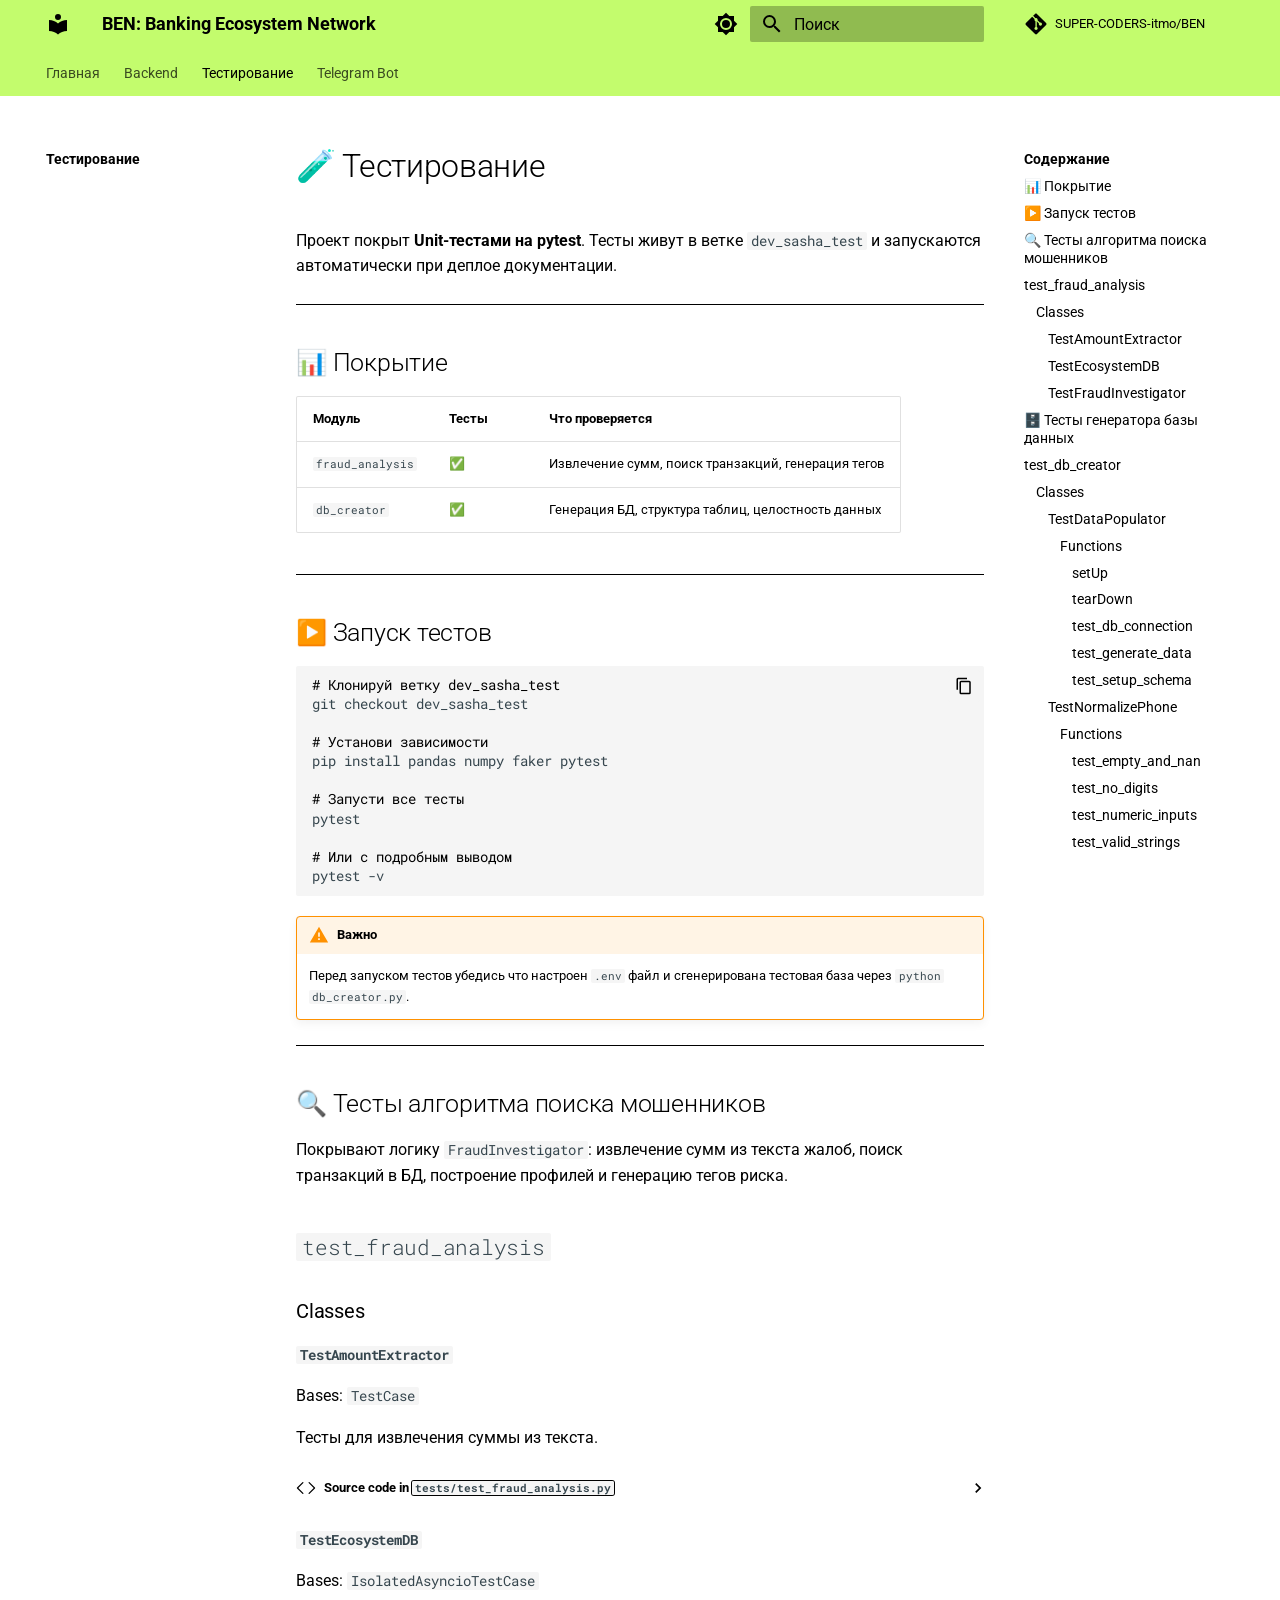
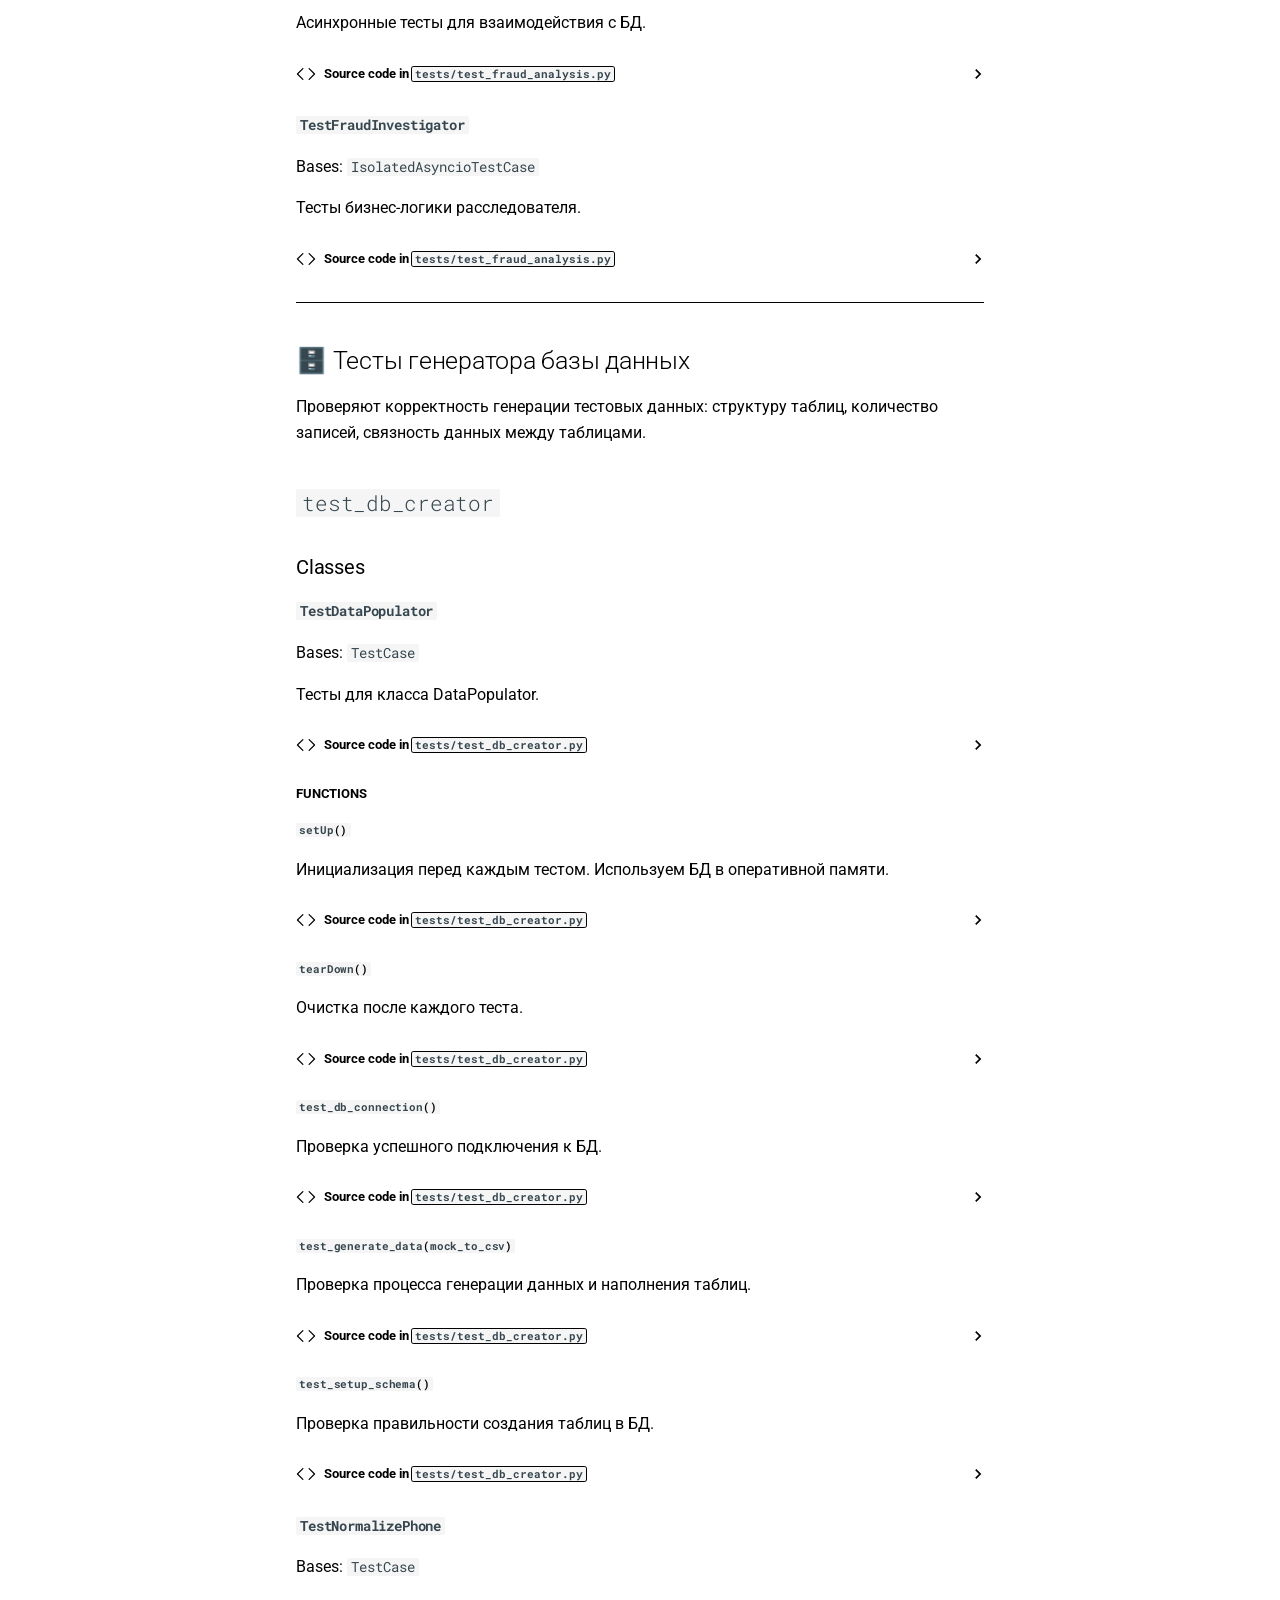
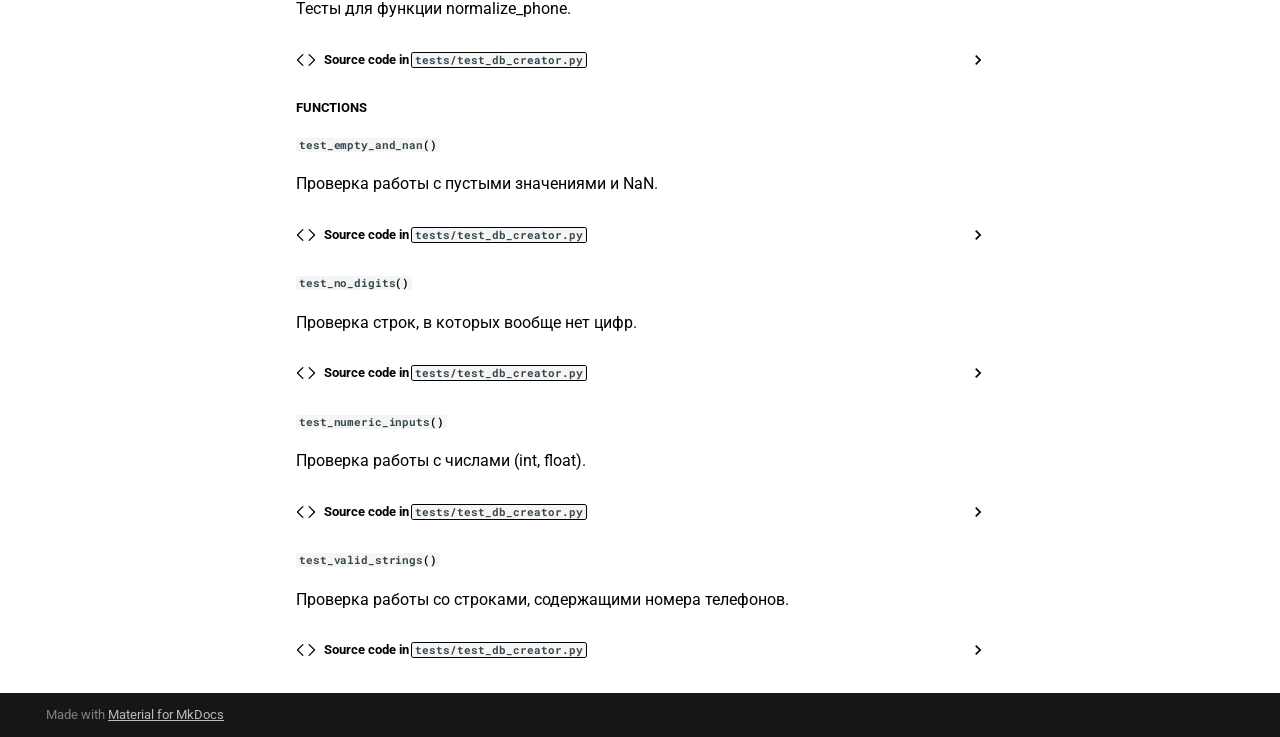
<file: tests/index.html>
<!doctype html>
<html lang="ru" class="no-js">
  <head>
    
      <meta charset="utf-8">
      <meta name="viewport" content="width=device-width,initial-scale=1">
      
      
      
        <link rel="canonical" href="https://SUPER-CODERS-itmo.github.io/BEN/tests/">
      
      
        <link rel="prev" href="../backend/">
      
      
        <link rel="next" href="../tg/">
      
      
        
      
      
      <link rel="icon" href="../assets/images/favicon.png">
      <meta name="generator" content="mkdocs-1.6.1, mkdocs-material-9.7.6">
    
    
      
        <title>Тестирование - BEN: Banking Ecosystem Network</title>
      
    
    
      <link rel="stylesheet" href="../assets/stylesheets/main.484c7ddc.min.css">
      
        
        <link rel="stylesheet" href="../assets/stylesheets/palette.ab4e12ef.min.css">
      
      


    
    
      
    
    
      
        
        
        <link rel="preconnect" href="https://fonts.gstatic.com" crossorigin>
        <link rel="stylesheet" href="https://fonts.googleapis.com/css?family=Roboto:300,300i,400,400i,700,700i%7CRoboto+Mono:400,400i,700,700i&display=fallback">
        <style>:root{--md-text-font:"Roboto";--md-code-font:"Roboto Mono"}</style>
      
    
    
      <link rel="stylesheet" href="../assets/_mkdocstrings.css">
    
      <link rel="stylesheet" href="../stylesheets/extra.css">
    
    <script>__md_scope=new URL("..",location),__md_hash=e=>[...e].reduce(((e,_)=>(e<<5)-e+_.charCodeAt(0)),0),__md_get=(e,_=localStorage,t=__md_scope)=>JSON.parse(_.getItem(t.pathname+"."+e)),__md_set=(e,_,t=localStorage,a=__md_scope)=>{try{t.setItem(a.pathname+"."+e,JSON.stringify(_))}catch(e){}}</script>
    
      

    
    
  </head>
  
  
    
    
      
    
    
    
    
    <body dir="ltr" data-md-color-scheme="default" data-md-color-primary="indigo" data-md-color-accent="indigo">
  
    
    <input class="md-toggle" data-md-toggle="drawer" type="checkbox" id="__drawer" autocomplete="off">
    <input class="md-toggle" data-md-toggle="search" type="checkbox" id="__search" autocomplete="off">
    <label class="md-overlay" for="__drawer"></label>
    <div data-md-component="skip">
      
        
        <a href="#_1" class="md-skip">
          Перейти к содержанию
        </a>
      
    </div>
    <div data-md-component="announce">
      
    </div>
    
    
      

<header class="md-header" data-md-component="header">
  <nav class="md-header__inner md-grid" aria-label="Верхний колонтитул">
    <a href=".." title="BEN: Banking Ecosystem Network" class="md-header__button md-logo" aria-label="BEN: Banking Ecosystem Network" data-md-component="logo">
      
  
  <svg xmlns="http://www.w3.org/2000/svg" viewBox="0 0 24 24"><path d="M12 8a3 3 0 0 0 3-3 3 3 0 0 0-3-3 3 3 0 0 0-3 3 3 3 0 0 0 3 3m0 3.54C9.64 9.35 6.5 8 3 8v11c3.5 0 6.64 1.35 9 3.54 2.36-2.19 5.5-3.54 9-3.54V8c-3.5 0-6.64 1.35-9 3.54"/></svg>

    </a>
    <label class="md-header__button md-icon" for="__drawer">
      
      <svg xmlns="http://www.w3.org/2000/svg" viewBox="0 0 24 24"><path d="M3 6h18v2H3zm0 5h18v2H3zm0 5h18v2H3z"/></svg>
    </label>
    <div class="md-header__title" data-md-component="header-title">
      <div class="md-header__ellipsis">
        <div class="md-header__topic">
          <span class="md-ellipsis">
            BEN: Banking Ecosystem Network
          </span>
        </div>
        <div class="md-header__topic" data-md-component="header-topic">
          <span class="md-ellipsis">
            
              Тестирование
            
          </span>
        </div>
      </div>
    </div>
    
      
        <form class="md-header__option" data-md-component="palette">
  
    
    
    
    <input class="md-option" data-md-color-media="(prefers-color-scheme: light)" data-md-color-scheme="default" data-md-color-primary="indigo" data-md-color-accent="indigo"  aria-label="Темная тема"  type="radio" name="__palette" id="__palette_0">
    
      <label class="md-header__button md-icon" title="Темная тема" for="__palette_1" hidden>
        <svg xmlns="http://www.w3.org/2000/svg" viewBox="0 0 24 24"><path d="M12 8a4 4 0 0 0-4 4 4 4 0 0 0 4 4 4 4 0 0 0 4-4 4 4 0 0 0-4-4m0 10a6 6 0 0 1-6-6 6 6 0 0 1 6-6 6 6 0 0 1 6 6 6 6 0 0 1-6 6m8-9.31V4h-4.69L12 .69 8.69 4H4v4.69L.69 12 4 15.31V20h4.69L12 23.31 15.31 20H20v-4.69L23.31 12z"/></svg>
      </label>
    
  
    
    
    
    <input class="md-option" data-md-color-media="(prefers-color-scheme: dark)" data-md-color-scheme="slate" data-md-color-primary="indigo" data-md-color-accent="indigo"  aria-label="Светлая тема"  type="radio" name="__palette" id="__palette_1">
    
      <label class="md-header__button md-icon" title="Светлая тема" for="__palette_0" hidden>
        <svg xmlns="http://www.w3.org/2000/svg" viewBox="0 0 24 24"><path d="M12 18c-.89 0-1.74-.2-2.5-.55C11.56 16.5 13 14.42 13 12s-1.44-4.5-3.5-5.45C10.26 6.2 11.11 6 12 6a6 6 0 0 1 6 6 6 6 0 0 1-6 6m8-9.31V4h-4.69L12 .69 8.69 4H4v4.69L.69 12 4 15.31V20h4.69L12 23.31 15.31 20H20v-4.69L23.31 12z"/></svg>
      </label>
    
  
</form>
      
    
    
      <script>var palette=__md_get("__palette");if(palette&&palette.color){if("(prefers-color-scheme)"===palette.color.media){var media=matchMedia("(prefers-color-scheme: light)"),input=document.querySelector(media.matches?"[data-md-color-media='(prefers-color-scheme: light)']":"[data-md-color-media='(prefers-color-scheme: dark)']");palette.color.media=input.getAttribute("data-md-color-media"),palette.color.scheme=input.getAttribute("data-md-color-scheme"),palette.color.primary=input.getAttribute("data-md-color-primary"),palette.color.accent=input.getAttribute("data-md-color-accent")}for(var[key,value]of Object.entries(palette.color))document.body.setAttribute("data-md-color-"+key,value)}</script>
    
    
    
      
      
        <label class="md-header__button md-icon" for="__search">
          
          <svg xmlns="http://www.w3.org/2000/svg" viewBox="0 0 24 24"><path d="M9.5 3A6.5 6.5 0 0 1 16 9.5c0 1.61-.59 3.09-1.56 4.23l.27.27h.79l5 5-1.5 1.5-5-5v-.79l-.27-.27A6.52 6.52 0 0 1 9.5 16 6.5 6.5 0 0 1 3 9.5 6.5 6.5 0 0 1 9.5 3m0 2C7 5 5 7 5 9.5S7 14 9.5 14 14 12 14 9.5 12 5 9.5 5"/></svg>
        </label>
        <div class="md-search" data-md-component="search" role="dialog">
  <label class="md-search__overlay" for="__search"></label>
  <div class="md-search__inner" role="search">
    <form class="md-search__form" name="search">
      <input type="text" class="md-search__input" name="query" aria-label="Поиск" placeholder="Поиск" autocapitalize="off" autocorrect="off" autocomplete="off" spellcheck="false" data-md-component="search-query" required>
      <label class="md-search__icon md-icon" for="__search">
        
        <svg xmlns="http://www.w3.org/2000/svg" viewBox="0 0 24 24"><path d="M9.5 3A6.5 6.5 0 0 1 16 9.5c0 1.61-.59 3.09-1.56 4.23l.27.27h.79l5 5-1.5 1.5-5-5v-.79l-.27-.27A6.52 6.52 0 0 1 9.5 16 6.5 6.5 0 0 1 3 9.5 6.5 6.5 0 0 1 9.5 3m0 2C7 5 5 7 5 9.5S7 14 9.5 14 14 12 14 9.5 12 5 9.5 5"/></svg>
        
        <svg xmlns="http://www.w3.org/2000/svg" viewBox="0 0 24 24"><path d="M20 11v2H8l5.5 5.5-1.42 1.42L4.16 12l7.92-7.92L13.5 5.5 8 11z"/></svg>
      </label>
      <nav class="md-search__options" aria-label="Поиск">
        
          <a href="javascript:void(0)" class="md-search__icon md-icon" title="Поделиться" aria-label="Поделиться" data-clipboard data-clipboard-text="" data-md-component="search-share" tabindex="-1">
            
            <svg xmlns="http://www.w3.org/2000/svg" viewBox="0 0 24 24"><path d="M18 16.08c-.76 0-1.44.3-1.96.77L8.91 12.7c.05-.23.09-.46.09-.7s-.04-.47-.09-.7l7.05-4.11c.54.5 1.25.81 2.04.81a3 3 0 0 0 3-3 3 3 0 0 0-3-3 3 3 0 0 0-3 3c0 .24.04.47.09.7L8.04 9.81C7.5 9.31 6.79 9 6 9a3 3 0 0 0-3 3 3 3 0 0 0 3 3c.79 0 1.5-.31 2.04-.81l7.12 4.15c-.05.21-.08.43-.08.66 0 1.61 1.31 2.91 2.92 2.91s2.92-1.3 2.92-2.91A2.92 2.92 0 0 0 18 16.08"/></svg>
          </a>
        
        <button type="reset" class="md-search__icon md-icon" title="Очистить" aria-label="Очистить" tabindex="-1">
          
          <svg xmlns="http://www.w3.org/2000/svg" viewBox="0 0 24 24"><path d="M19 6.41 17.59 5 12 10.59 6.41 5 5 6.41 10.59 12 5 17.59 6.41 19 12 13.41 17.59 19 19 17.59 13.41 12z"/></svg>
        </button>
      </nav>
      
        <div class="md-search__suggest" data-md-component="search-suggest"></div>
      
    </form>
    <div class="md-search__output">
      <div class="md-search__scrollwrap" tabindex="0" data-md-scrollfix>
        <div class="md-search-result" data-md-component="search-result">
          <div class="md-search-result__meta">
            Инициализация поиска
          </div>
          <ol class="md-search-result__list" role="presentation"></ol>
        </div>
      </div>
    </div>
  </div>
</div>
      
    
    
      <div class="md-header__source">
        <a href="https://github.com/SUPER-CODERS-itmo/BEN" title="Перейти к репозиторию" class="md-source" data-md-component="source">
  <div class="md-source__icon md-icon">
    
    <svg xmlns="http://www.w3.org/2000/svg" viewBox="0 0 448 512"><!--! Font Awesome Free 7.1.0 by @fontawesome - https://fontawesome.com License - https://fontawesome.com/license/free (Icons: CC BY 4.0, Fonts: SIL OFL 1.1, Code: MIT License) Copyright 2025 Fonticons, Inc.--><path d="M439.6 236.1 244 40.5c-5.4-5.5-12.8-8.5-20.4-8.5s-15 3-20.4 8.4L162.5 81l51.5 51.5c27.1-9.1 52.7 16.8 43.4 43.7l49.7 49.7c34.2-11.8 61.2 31 35.5 56.7-26.5 26.5-70.2-2.9-56-37.3L240.3 199v121.9c25.3 12.5 22.3 41.8 9.1 55-6.4 6.4-15.2 10.1-24.3 10.1s-17.8-3.6-24.3-10.1c-17.6-17.6-11.1-46.9 11.2-56v-123c-20.8-8.5-24.6-30.7-18.6-45L142.6 101 8.5 235.1C3 240.6 0 247.9 0 255.5s3 15 8.5 20.4l195.6 195.7c5.4 5.4 12.7 8.4 20.4 8.4s15-3 20.4-8.4l194.7-194.7c5.4-5.4 8.4-12.8 8.4-20.4s-3-15-8.4-20.4"/></svg>
  </div>
  <div class="md-source__repository">
    SUPER-CODERS-itmo/BEN
  </div>
</a>
      </div>
    
  </nav>
  
</header>
    
    <div class="md-container" data-md-component="container">
      
      
        
          
            
<nav class="md-tabs" aria-label="Вкладки" data-md-component="tabs">
  <div class="md-grid">
    <ul class="md-tabs__list">
      
        
  
  
  
  
    <li class="md-tabs__item">
      <a href=".." class="md-tabs__link">
        
  
  
    
  
  Главная

      </a>
    </li>
  

      
        
  
  
  
  
    <li class="md-tabs__item">
      <a href="../backend/" class="md-tabs__link">
        
  
  
    
  
  Backend

      </a>
    </li>
  

      
        
  
  
  
    
  
  
    <li class="md-tabs__item md-tabs__item--active">
      <a href="./" class="md-tabs__link">
        
  
  
    
  
  Тестирование

      </a>
    </li>
  

      
        
  
  
  
  
    <li class="md-tabs__item">
      <a href="../tg/" class="md-tabs__link">
        
  
  
    
  
  Telegram Bot

      </a>
    </li>
  

      
    </ul>
  </div>
</nav>
          
        
      
      <main class="md-main" data-md-component="main">
        <div class="md-main__inner md-grid">
          
            
              
              <div class="md-sidebar md-sidebar--primary" data-md-component="sidebar" data-md-type="navigation" >
                <div class="md-sidebar__scrollwrap">
                  <div class="md-sidebar__inner">
                    


  


<nav class="md-nav md-nav--primary md-nav--lifted" aria-label="Навигация" data-md-level="0">
  <label class="md-nav__title" for="__drawer">
    <a href=".." title="BEN: Banking Ecosystem Network" class="md-nav__button md-logo" aria-label="BEN: Banking Ecosystem Network" data-md-component="logo">
      
  
  <svg xmlns="http://www.w3.org/2000/svg" viewBox="0 0 24 24"><path d="M12 8a3 3 0 0 0 3-3 3 3 0 0 0-3-3 3 3 0 0 0-3 3 3 3 0 0 0 3 3m0 3.54C9.64 9.35 6.5 8 3 8v11c3.5 0 6.64 1.35 9 3.54 2.36-2.19 5.5-3.54 9-3.54V8c-3.5 0-6.64 1.35-9 3.54"/></svg>

    </a>
    BEN: Banking Ecosystem Network
  </label>
  
    <div class="md-nav__source">
      <a href="https://github.com/SUPER-CODERS-itmo/BEN" title="Перейти к репозиторию" class="md-source" data-md-component="source">
  <div class="md-source__icon md-icon">
    
    <svg xmlns="http://www.w3.org/2000/svg" viewBox="0 0 448 512"><!--! Font Awesome Free 7.1.0 by @fontawesome - https://fontawesome.com License - https://fontawesome.com/license/free (Icons: CC BY 4.0, Fonts: SIL OFL 1.1, Code: MIT License) Copyright 2025 Fonticons, Inc.--><path d="M439.6 236.1 244 40.5c-5.4-5.5-12.8-8.5-20.4-8.5s-15 3-20.4 8.4L162.5 81l51.5 51.5c27.1-9.1 52.7 16.8 43.4 43.7l49.7 49.7c34.2-11.8 61.2 31 35.5 56.7-26.5 26.5-70.2-2.9-56-37.3L240.3 199v121.9c25.3 12.5 22.3 41.8 9.1 55-6.4 6.4-15.2 10.1-24.3 10.1s-17.8-3.6-24.3-10.1c-17.6-17.6-11.1-46.9 11.2-56v-123c-20.8-8.5-24.6-30.7-18.6-45L142.6 101 8.5 235.1C3 240.6 0 247.9 0 255.5s3 15 8.5 20.4l195.6 195.7c5.4 5.4 12.7 8.4 20.4 8.4s15-3 20.4-8.4l194.7-194.7c5.4-5.4 8.4-12.8 8.4-20.4s-3-15-8.4-20.4"/></svg>
  </div>
  <div class="md-source__repository">
    SUPER-CODERS-itmo/BEN
  </div>
</a>
    </div>
  
  <ul class="md-nav__list" data-md-scrollfix>
    
      
      
  
  
  
  
    <li class="md-nav__item">
      <a href=".." class="md-nav__link">
        
  
  
  <span class="md-ellipsis">
    
  
    Главная
  

    
  </span>
  
  

      </a>
    </li>
  

    
      
      
  
  
  
  
    <li class="md-nav__item">
      <a href="../backend/" class="md-nav__link">
        
  
  
  <span class="md-ellipsis">
    
  
    Backend
  

    
  </span>
  
  

      </a>
    </li>
  

    
      
      
  
  
    
  
  
  
    <li class="md-nav__item md-nav__item--active">
      
      <input class="md-nav__toggle md-toggle" type="checkbox" id="__toc">
      
      
        
      
      
        <label class="md-nav__link md-nav__link--active" for="__toc">
          
  
  
  <span class="md-ellipsis">
    
  
    Тестирование
  

    
  </span>
  
  

          <span class="md-nav__icon md-icon"></span>
        </label>
      
      <a href="./" class="md-nav__link md-nav__link--active">
        
  
  
  <span class="md-ellipsis">
    
  
    Тестирование
  

    
  </span>
  
  

      </a>
      
        

<nav class="md-nav md-nav--secondary" aria-label="Содержание">
  
  
  
    
  
  
    <label class="md-nav__title" for="__toc">
      <span class="md-nav__icon md-icon"></span>
      Содержание
    </label>
    <ul class="md-nav__list" data-md-component="toc" data-md-scrollfix>
      
        <li class="md-nav__item">
  <a href="#_2" class="md-nav__link">
    <span class="md-ellipsis">
      
        📊 Покрытие
      
    </span>
  </a>
  
</li>
      
        <li class="md-nav__item">
  <a href="#_3" class="md-nav__link">
    <span class="md-ellipsis">
      
        ▶️ Запуск тестов
      
    </span>
  </a>
  
</li>
      
        <li class="md-nav__item">
  <a href="#_4" class="md-nav__link">
    <span class="md-ellipsis">
      
        🔍 Тесты алгоритма поиска мошенников
      
    </span>
  </a>
  
</li>
      
        <li class="md-nav__item">
  <a href="#test_fraud_analysis" class="md-nav__link">
    <span class="md-ellipsis">
      
        test_fraud_analysis
      
    </span>
  </a>
  
    <nav class="md-nav" aria-label="test_fraud_analysis">
      <ul class="md-nav__list">
        
          <li class="md-nav__item">
  <a href="#test_fraud_analysis-classes" class="md-nav__link">
    <span class="md-ellipsis">
      
        Classes
      
    </span>
  </a>
  
    <nav class="md-nav" aria-label="Classes">
      <ul class="md-nav__list">
        
          <li class="md-nav__item">
  <a href="#test_fraud_analysis.TestAmountExtractor" class="md-nav__link">
    <span class="md-ellipsis">
      
        TestAmountExtractor
      
    </span>
  </a>
  
</li>
        
          <li class="md-nav__item">
  <a href="#test_fraud_analysis.TestEcosystemDB" class="md-nav__link">
    <span class="md-ellipsis">
      
        TestEcosystemDB
      
    </span>
  </a>
  
</li>
        
          <li class="md-nav__item">
  <a href="#test_fraud_analysis.TestFraudInvestigator" class="md-nav__link">
    <span class="md-ellipsis">
      
        TestFraudInvestigator
      
    </span>
  </a>
  
</li>
        
      </ul>
    </nav>
  
</li>
        
      </ul>
    </nav>
  
</li>
      
        <li class="md-nav__item">
  <a href="#_5" class="md-nav__link">
    <span class="md-ellipsis">
      
        🗄️ Тесты генератора базы данных
      
    </span>
  </a>
  
</li>
      
        <li class="md-nav__item">
  <a href="#test_db_creator" class="md-nav__link">
    <span class="md-ellipsis">
      
        test_db_creator
      
    </span>
  </a>
  
    <nav class="md-nav" aria-label="test_db_creator">
      <ul class="md-nav__list">
        
          <li class="md-nav__item">
  <a href="#test_db_creator-classes" class="md-nav__link">
    <span class="md-ellipsis">
      
        Classes
      
    </span>
  </a>
  
    <nav class="md-nav" aria-label="Classes">
      <ul class="md-nav__list">
        
          <li class="md-nav__item">
  <a href="#test_db_creator.TestDataPopulator" class="md-nav__link">
    <span class="md-ellipsis">
      
        TestDataPopulator
      
    </span>
  </a>
  
    <nav class="md-nav" aria-label="TestDataPopulator">
      <ul class="md-nav__list">
        
          <li class="md-nav__item">
  <a href="#test_db_creator.TestDataPopulator-functions" class="md-nav__link">
    <span class="md-ellipsis">
      
        Functions
      
    </span>
  </a>
  
    <nav class="md-nav" aria-label="Functions">
      <ul class="md-nav__list">
        
          <li class="md-nav__item">
  <a href="#test_db_creator.TestDataPopulator.setUp" class="md-nav__link">
    <span class="md-ellipsis">
      
        setUp
      
    </span>
  </a>
  
</li>
        
          <li class="md-nav__item">
  <a href="#test_db_creator.TestDataPopulator.tearDown" class="md-nav__link">
    <span class="md-ellipsis">
      
        tearDown
      
    </span>
  </a>
  
</li>
        
          <li class="md-nav__item">
  <a href="#test_db_creator.TestDataPopulator.test_db_connection" class="md-nav__link">
    <span class="md-ellipsis">
      
        test_db_connection
      
    </span>
  </a>
  
</li>
        
          <li class="md-nav__item">
  <a href="#test_db_creator.TestDataPopulator.test_generate_data" class="md-nav__link">
    <span class="md-ellipsis">
      
        test_generate_data
      
    </span>
  </a>
  
</li>
        
          <li class="md-nav__item">
  <a href="#test_db_creator.TestDataPopulator.test_setup_schema" class="md-nav__link">
    <span class="md-ellipsis">
      
        test_setup_schema
      
    </span>
  </a>
  
</li>
        
      </ul>
    </nav>
  
</li>
        
      </ul>
    </nav>
  
</li>
        
          <li class="md-nav__item">
  <a href="#test_db_creator.TestNormalizePhone" class="md-nav__link">
    <span class="md-ellipsis">
      
        TestNormalizePhone
      
    </span>
  </a>
  
    <nav class="md-nav" aria-label="TestNormalizePhone">
      <ul class="md-nav__list">
        
          <li class="md-nav__item">
  <a href="#test_db_creator.TestNormalizePhone-functions" class="md-nav__link">
    <span class="md-ellipsis">
      
        Functions
      
    </span>
  </a>
  
    <nav class="md-nav" aria-label="Functions">
      <ul class="md-nav__list">
        
          <li class="md-nav__item">
  <a href="#test_db_creator.TestNormalizePhone.test_empty_and_nan" class="md-nav__link">
    <span class="md-ellipsis">
      
        test_empty_and_nan
      
    </span>
  </a>
  
</li>
        
          <li class="md-nav__item">
  <a href="#test_db_creator.TestNormalizePhone.test_no_digits" class="md-nav__link">
    <span class="md-ellipsis">
      
        test_no_digits
      
    </span>
  </a>
  
</li>
        
          <li class="md-nav__item">
  <a href="#test_db_creator.TestNormalizePhone.test_numeric_inputs" class="md-nav__link">
    <span class="md-ellipsis">
      
        test_numeric_inputs
      
    </span>
  </a>
  
</li>
        
          <li class="md-nav__item">
  <a href="#test_db_creator.TestNormalizePhone.test_valid_strings" class="md-nav__link">
    <span class="md-ellipsis">
      
        test_valid_strings
      
    </span>
  </a>
  
</li>
        
      </ul>
    </nav>
  
</li>
        
      </ul>
    </nav>
  
</li>
        
      </ul>
    </nav>
  
</li>
        
      </ul>
    </nav>
  
</li>
      
    </ul>
  
</nav>
      
    </li>
  

    
      
      
  
  
  
  
    <li class="md-nav__item">
      <a href="../tg/" class="md-nav__link">
        
  
  
  <span class="md-ellipsis">
    
  
    Telegram Bot
  

    
  </span>
  
  

      </a>
    </li>
  

    
  </ul>
</nav>
                  </div>
                </div>
              </div>
            
            
              
              <div class="md-sidebar md-sidebar--secondary" data-md-component="sidebar" data-md-type="toc" >
                <div class="md-sidebar__scrollwrap">
                  <div class="md-sidebar__inner">
                    

<nav class="md-nav md-nav--secondary" aria-label="Содержание">
  
  
  
    
  
  
    <label class="md-nav__title" for="__toc">
      <span class="md-nav__icon md-icon"></span>
      Содержание
    </label>
    <ul class="md-nav__list" data-md-component="toc" data-md-scrollfix>
      
        <li class="md-nav__item">
  <a href="#_2" class="md-nav__link">
    <span class="md-ellipsis">
      
        📊 Покрытие
      
    </span>
  </a>
  
</li>
      
        <li class="md-nav__item">
  <a href="#_3" class="md-nav__link">
    <span class="md-ellipsis">
      
        ▶️ Запуск тестов
      
    </span>
  </a>
  
</li>
      
        <li class="md-nav__item">
  <a href="#_4" class="md-nav__link">
    <span class="md-ellipsis">
      
        🔍 Тесты алгоритма поиска мошенников
      
    </span>
  </a>
  
</li>
      
        <li class="md-nav__item">
  <a href="#test_fraud_analysis" class="md-nav__link">
    <span class="md-ellipsis">
      
        test_fraud_analysis
      
    </span>
  </a>
  
    <nav class="md-nav" aria-label="test_fraud_analysis">
      <ul class="md-nav__list">
        
          <li class="md-nav__item">
  <a href="#test_fraud_analysis-classes" class="md-nav__link">
    <span class="md-ellipsis">
      
        Classes
      
    </span>
  </a>
  
    <nav class="md-nav" aria-label="Classes">
      <ul class="md-nav__list">
        
          <li class="md-nav__item">
  <a href="#test_fraud_analysis.TestAmountExtractor" class="md-nav__link">
    <span class="md-ellipsis">
      
        TestAmountExtractor
      
    </span>
  </a>
  
</li>
        
          <li class="md-nav__item">
  <a href="#test_fraud_analysis.TestEcosystemDB" class="md-nav__link">
    <span class="md-ellipsis">
      
        TestEcosystemDB
      
    </span>
  </a>
  
</li>
        
          <li class="md-nav__item">
  <a href="#test_fraud_analysis.TestFraudInvestigator" class="md-nav__link">
    <span class="md-ellipsis">
      
        TestFraudInvestigator
      
    </span>
  </a>
  
</li>
        
      </ul>
    </nav>
  
</li>
        
      </ul>
    </nav>
  
</li>
      
        <li class="md-nav__item">
  <a href="#_5" class="md-nav__link">
    <span class="md-ellipsis">
      
        🗄️ Тесты генератора базы данных
      
    </span>
  </a>
  
</li>
      
        <li class="md-nav__item">
  <a href="#test_db_creator" class="md-nav__link">
    <span class="md-ellipsis">
      
        test_db_creator
      
    </span>
  </a>
  
    <nav class="md-nav" aria-label="test_db_creator">
      <ul class="md-nav__list">
        
          <li class="md-nav__item">
  <a href="#test_db_creator-classes" class="md-nav__link">
    <span class="md-ellipsis">
      
        Classes
      
    </span>
  </a>
  
    <nav class="md-nav" aria-label="Classes">
      <ul class="md-nav__list">
        
          <li class="md-nav__item">
  <a href="#test_db_creator.TestDataPopulator" class="md-nav__link">
    <span class="md-ellipsis">
      
        TestDataPopulator
      
    </span>
  </a>
  
    <nav class="md-nav" aria-label="TestDataPopulator">
      <ul class="md-nav__list">
        
          <li class="md-nav__item">
  <a href="#test_db_creator.TestDataPopulator-functions" class="md-nav__link">
    <span class="md-ellipsis">
      
        Functions
      
    </span>
  </a>
  
    <nav class="md-nav" aria-label="Functions">
      <ul class="md-nav__list">
        
          <li class="md-nav__item">
  <a href="#test_db_creator.TestDataPopulator.setUp" class="md-nav__link">
    <span class="md-ellipsis">
      
        setUp
      
    </span>
  </a>
  
</li>
        
          <li class="md-nav__item">
  <a href="#test_db_creator.TestDataPopulator.tearDown" class="md-nav__link">
    <span class="md-ellipsis">
      
        tearDown
      
    </span>
  </a>
  
</li>
        
          <li class="md-nav__item">
  <a href="#test_db_creator.TestDataPopulator.test_db_connection" class="md-nav__link">
    <span class="md-ellipsis">
      
        test_db_connection
      
    </span>
  </a>
  
</li>
        
          <li class="md-nav__item">
  <a href="#test_db_creator.TestDataPopulator.test_generate_data" class="md-nav__link">
    <span class="md-ellipsis">
      
        test_generate_data
      
    </span>
  </a>
  
</li>
        
          <li class="md-nav__item">
  <a href="#test_db_creator.TestDataPopulator.test_setup_schema" class="md-nav__link">
    <span class="md-ellipsis">
      
        test_setup_schema
      
    </span>
  </a>
  
</li>
        
      </ul>
    </nav>
  
</li>
        
      </ul>
    </nav>
  
</li>
        
          <li class="md-nav__item">
  <a href="#test_db_creator.TestNormalizePhone" class="md-nav__link">
    <span class="md-ellipsis">
      
        TestNormalizePhone
      
    </span>
  </a>
  
    <nav class="md-nav" aria-label="TestNormalizePhone">
      <ul class="md-nav__list">
        
          <li class="md-nav__item">
  <a href="#test_db_creator.TestNormalizePhone-functions" class="md-nav__link">
    <span class="md-ellipsis">
      
        Functions
      
    </span>
  </a>
  
    <nav class="md-nav" aria-label="Functions">
      <ul class="md-nav__list">
        
          <li class="md-nav__item">
  <a href="#test_db_creator.TestNormalizePhone.test_empty_and_nan" class="md-nav__link">
    <span class="md-ellipsis">
      
        test_empty_and_nan
      
    </span>
  </a>
  
</li>
        
          <li class="md-nav__item">
  <a href="#test_db_creator.TestNormalizePhone.test_no_digits" class="md-nav__link">
    <span class="md-ellipsis">
      
        test_no_digits
      
    </span>
  </a>
  
</li>
        
          <li class="md-nav__item">
  <a href="#test_db_creator.TestNormalizePhone.test_numeric_inputs" class="md-nav__link">
    <span class="md-ellipsis">
      
        test_numeric_inputs
      
    </span>
  </a>
  
</li>
        
          <li class="md-nav__item">
  <a href="#test_db_creator.TestNormalizePhone.test_valid_strings" class="md-nav__link">
    <span class="md-ellipsis">
      
        test_valid_strings
      
    </span>
  </a>
  
</li>
        
      </ul>
    </nav>
  
</li>
        
      </ul>
    </nav>
  
</li>
        
      </ul>
    </nav>
  
</li>
        
      </ul>
    </nav>
  
</li>
      
    </ul>
  
</nav>
                  </div>
                </div>
              </div>
            
          
          
            <div class="md-content" data-md-component="content">
              
                



  


              
              <article class="md-content__inner md-typeset">
                
                  


  
  


<h1 id="_1">🧪 Тестирование</h1>
<p>Проект покрыт <strong>Unit-тестами на pytest</strong>. Тесты живут в ветке <code>dev_sasha_test</code>
и запускаются автоматически при деплое документации.</p>
<hr />
<h2 id="_2">📊 Покрытие</h2>
<table>
<thead>
<tr>
<th>Модуль</th>
<th>Тесты</th>
<th>Что проверяется</th>
</tr>
</thead>
<tbody>
<tr>
<td><code>fraud_analysis</code></td>
<td>✅</td>
<td>Извлечение сумм, поиск транзакций, генерация тегов</td>
</tr>
<tr>
<td><code>db_creator</code></td>
<td>✅</td>
<td>Генерация БД, структура таблиц, целостность данных</td>
</tr>
</tbody>
</table>
<hr />
<h2 id="_3">▶️ Запуск тестов</h2>
<div class="highlight"><pre><span></span><code><span class="c1"># Клонируй ветку dev_sasha_test</span>
git<span class="w"> </span>checkout<span class="w"> </span>dev_sasha_test

<span class="c1"># Установи зависимости</span>
pip<span class="w"> </span>install<span class="w"> </span>pandas<span class="w"> </span>numpy<span class="w"> </span>faker<span class="w"> </span>pytest

<span class="c1"># Запусти все тесты</span>
pytest

<span class="c1"># Или с подробным выводом</span>
pytest<span class="w"> </span>-v
</code></pre></div>
<div class="admonition warning">
<p class="admonition-title">Важно</p>
<p>Перед запуском тестов убедись что настроен <code>.env</code> файл
и сгенерирована тестовая база через <code>python db_creator.py</code>.</p>
</div>
<hr />
<h2 id="_4">🔍 Тесты алгоритма поиска мошенников</h2>
<p>Покрывают логику <code>FraudInvestigator</code>: извлечение сумм из текста жалоб,
поиск транзакций в БД, построение профилей и генерацию тегов риска.</p>


<div class="doc doc-object doc-module">



<h2 id="test_fraud_analysis" class="doc doc-heading">
            <code>test_fraud_analysis</code>


</h2>

    <div class="doc doc-contents first">










<div class="doc doc-children">







<h3 id="test_fraud_analysis-classes">Classes</h3>

<div class="doc doc-object doc-class">



<h4 id="test_fraud_analysis.TestAmountExtractor" class="doc doc-heading">
            <code>TestAmountExtractor</code>


</h4>


    <div class="doc doc-contents ">
            <p class="doc doc-class-bases">
              Bases: <code><span title="unittest.TestCase">TestCase</span></code></p>



        <p>Тесты для извлечения суммы из текста.</p>








              <details class="mkdocstrings-source">
                <summary>Source code in <code>tests/test_fraud_analysis.py</code></summary>
                <div class="highlight"><table class="highlighttable"><tr><td class="linenos"><div class="linenodiv"><pre><span></span><span class="normal">11</span>
<span class="normal">12</span>
<span class="normal">13</span>
<span class="normal">14</span>
<span class="normal">15</span>
<span class="normal">16</span>
<span class="normal">17</span>
<span class="normal">18</span>
<span class="normal">19</span>
<span class="normal">20</span>
<span class="normal">21</span>
<span class="normal">22</span>
<span class="normal">23</span>
<span class="normal">24</span>
<span class="normal">25</span>
<span class="normal">26</span>
<span class="normal">27</span>
<span class="normal">28</span>
<span class="normal">29</span>
<span class="normal">30</span>
<span class="normal">31</span>
<span class="normal">32</span></pre></div></td><td class="code"><div><pre><span></span><code><span class="k">class</span><span class="w"> </span><span class="nc">TestAmountExtractor</span><span class="p">(</span><span class="n">unittest</span><span class="o">.</span><span class="n">TestCase</span><span class="p">):</span>
<span class="w">    </span><span class="sd">&quot;&quot;&quot;Тесты для извлечения суммы из текста.&quot;&quot;&quot;</span>

    <span class="k">def</span><span class="w"> </span><span class="nf">setUp</span><span class="p">(</span><span class="bp">self</span><span class="p">):</span>
        <span class="bp">self</span><span class="o">.</span><span class="n">extractor</span> <span class="o">=</span> <span class="n">AmountExtractor</span><span class="p">()</span>

    <span class="k">def</span><span class="w"> </span><span class="nf">test_extract_valid_amounts</span><span class="p">(</span><span class="bp">self</span><span class="p">):</span>
        <span class="bp">self</span><span class="o">.</span><span class="n">assertEqual</span><span class="p">(</span><span class="bp">self</span><span class="o">.</span><span class="n">extractor</span><span class="o">.</span><span class="n">extract</span><span class="p">(</span><span class="s2">&quot;Перевел 5000 руб мошенникам&quot;</span><span class="p">),</span> <span class="mi">5000</span><span class="p">)</span>
        <span class="bp">self</span><span class="o">.</span><span class="n">assertEqual</span><span class="p">(</span><span class="bp">self</span><span class="o">.</span><span class="n">extractor</span><span class="o">.</span><span class="n">extract</span><span class="p">(</span><span class="s2">&quot;Сумма 10.000 ₽&quot;</span><span class="p">),</span> <span class="mi">10000</span><span class="p">)</span>
        <span class="bp">self</span><span class="o">.</span><span class="n">assertEqual</span><span class="p">(</span><span class="bp">self</span><span class="o">.</span><span class="n">extractor</span><span class="o">.</span><span class="n">extract</span><span class="p">(</span><span class="s2">&quot;Потерял 1 500р&quot;</span><span class="p">),</span> <span class="mi">1500</span><span class="p">)</span>
        <span class="bp">self</span><span class="o">.</span><span class="n">assertEqual</span><span class="p">(</span><span class="bp">self</span><span class="o">.</span><span class="n">extractor</span><span class="o">.</span><span class="n">extract</span><span class="p">(</span><span class="s2">&quot;500 р.&quot;</span><span class="p">),</span> <span class="mi">500</span><span class="p">)</span>

    <span class="k">def</span><span class="w"> </span><span class="nf">test_extract_invalid_formats</span><span class="p">(</span><span class="bp">self</span><span class="p">):</span>
        <span class="bp">self</span><span class="o">.</span><span class="n">assertIsNone</span><span class="p">(</span><span class="bp">self</span><span class="o">.</span><span class="n">extractor</span><span class="o">.</span><span class="n">extract</span><span class="p">(</span><span class="s2">&quot;Просто текст без денег&quot;</span><span class="p">))</span>
        <span class="bp">self</span><span class="o">.</span><span class="n">assertIsNone</span><span class="p">(</span><span class="bp">self</span><span class="o">.</span><span class="n">extractor</span><span class="o">.</span><span class="n">extract</span><span class="p">(</span><span class="s2">&quot;Цена 500 долларов&quot;</span><span class="p">))</span>
        <span class="bp">self</span><span class="o">.</span><span class="n">assertIsNone</span><span class="p">(</span><span class="bp">self</span><span class="o">.</span><span class="n">extractor</span><span class="o">.</span><span class="n">extract</span><span class="p">(</span><span class="kc">None</span><span class="p">))</span>
        <span class="bp">self</span><span class="o">.</span><span class="n">assertIsNone</span><span class="p">(</span><span class="bp">self</span><span class="o">.</span><span class="n">extractor</span><span class="o">.</span><span class="n">extract</span><span class="p">(</span><span class="n">np</span><span class="o">.</span><span class="n">nan</span><span class="p">))</span>

    <span class="k">def</span><span class="w"> </span><span class="nf">test_extract_edge_cases</span><span class="p">(</span><span class="bp">self</span><span class="p">):</span>
        <span class="c1"># Проверка на пустые строки и некорректные типы</span>
        <span class="bp">self</span><span class="o">.</span><span class="n">assertIsNone</span><span class="p">(</span><span class="bp">self</span><span class="o">.</span><span class="n">extractor</span><span class="o">.</span><span class="n">extract</span><span class="p">(</span><span class="s2">&quot;&quot;</span><span class="p">))</span>
        <span class="bp">self</span><span class="o">.</span><span class="n">assertEqual</span><span class="p">(</span><span class="bp">self</span><span class="o">.</span><span class="n">extractor</span><span class="o">.</span><span class="n">extract</span><span class="p">(</span><span class="s2">&quot;0 руб&quot;</span><span class="p">),</span> <span class="mi">0</span><span class="p">)</span>
</code></pre></div></td></tr></table></div>
              </details>



<div class="doc doc-children">












  </div>

    </div>

</div>

<div class="doc doc-object doc-class">



<h4 id="test_fraud_analysis.TestEcosystemDB" class="doc doc-heading">
            <code>TestEcosystemDB</code>


</h4>


    <div class="doc doc-contents ">
            <p class="doc doc-class-bases">
              Bases: <code><span title="unittest.IsolatedAsyncioTestCase">IsolatedAsyncioTestCase</span></code></p>



        <p>Асинхронные тесты для взаимодействия с БД.</p>








              <details class="mkdocstrings-source">
                <summary>Source code in <code>tests/test_fraud_analysis.py</code></summary>
                <div class="highlight"><table class="highlighttable"><tr><td class="linenos"><div class="linenodiv"><pre><span></span><span class="normal">35</span>
<span class="normal">36</span>
<span class="normal">37</span>
<span class="normal">38</span>
<span class="normal">39</span>
<span class="normal">40</span>
<span class="normal">41</span>
<span class="normal">42</span>
<span class="normal">43</span>
<span class="normal">44</span>
<span class="normal">45</span>
<span class="normal">46</span>
<span class="normal">47</span>
<span class="normal">48</span>
<span class="normal">49</span>
<span class="normal">50</span>
<span class="normal">51</span>
<span class="normal">52</span>
<span class="normal">53</span>
<span class="normal">54</span>
<span class="normal">55</span>
<span class="normal">56</span>
<span class="normal">57</span>
<span class="normal">58</span>
<span class="normal">59</span>
<span class="normal">60</span>
<span class="normal">61</span>
<span class="normal">62</span>
<span class="normal">63</span>
<span class="normal">64</span>
<span class="normal">65</span>
<span class="normal">66</span>
<span class="normal">67</span>
<span class="normal">68</span>
<span class="normal">69</span>
<span class="normal">70</span>
<span class="normal">71</span>
<span class="normal">72</span>
<span class="normal">73</span></pre></div></td><td class="code"><div><pre><span></span><code><span class="k">class</span><span class="w"> </span><span class="nc">TestEcosystemDB</span><span class="p">(</span><span class="n">unittest</span><span class="o">.</span><span class="n">IsolatedAsyncioTestCase</span><span class="p">):</span>
<span class="w">    </span><span class="sd">&quot;&quot;&quot;Асинхронные тесты для взаимодействия с БД.&quot;&quot;&quot;</span>

    <span class="k">async</span> <span class="k">def</span><span class="w"> </span><span class="nf">asyncSetUp</span><span class="p">(</span><span class="bp">self</span><span class="p">):</span>
        <span class="c1"># Создаем временную БД в памяти для каждого теста</span>
        <span class="bp">self</span><span class="o">.</span><span class="n">db_path</span> <span class="o">=</span> <span class="s2">&quot;:memory:&quot;</span>
        <span class="bp">self</span><span class="o">.</span><span class="n">db</span> <span class="o">=</span> <span class="n">EcosystemDB</span><span class="p">(</span><span class="bp">self</span><span class="o">.</span><span class="n">db_path</span><span class="p">)</span>
        <span class="k">await</span> <span class="bp">self</span><span class="o">.</span><span class="n">db</span><span class="o">.</span><span class="n">connect</span><span class="p">()</span>

        <span class="c1"># Создаем минимально необходимую схему</span>
        <span class="k">await</span> <span class="bp">self</span><span class="o">.</span><span class="n">db</span><span class="o">.</span><span class="n">conn</span><span class="o">.</span><span class="n">executescript</span><span class="p">(</span><span class="s2">&quot;&quot;&quot;</span>
<span class="s2">            CREATE TABLE bank_clients (userId TEXT, fio TEXT, account TEXT);</span>
<span class="s2">            CREATE TABLE bank_transactions (account_out TEXT, account_in TEXT, value INTEGER, event_date TEXT);</span>
<span class="s2">            CREATE TABLE unified_users (bank_id TEXT, account TEXT, unique_id TEXT, fio_bank TEXT, </span>
<span class="s2">                                       phone_bank TEXT, phone_mobile TEXT, address TEXT, </span>
<span class="s2">                                       marketplace_id TEXT, mobile_id TEXT);</span>

<span class="s2">            INSERT INTO bank_clients VALUES (&#39;V1&#39;, &#39;Victim Name&#39;, &#39;ACC_V&#39;);</span>
<span class="s2">            INSERT INTO bank_clients VALUES (&#39;F1&#39;, &#39;Fraud Name&#39;, &#39;ACC_F&#39;);</span>
<span class="s2">            INSERT INTO bank_transactions VALUES (&#39;ACC_V&#39;, &#39;ACC_F&#39;, 5000, &#39;2023-10-27 10:00:00&#39;);</span>
<span class="s2">        &quot;&quot;&quot;</span><span class="p">)</span>

    <span class="k">async</span> <span class="k">def</span><span class="w"> </span><span class="nf">asyncTearDown</span><span class="p">(</span><span class="bp">self</span><span class="p">):</span>
        <span class="k">await</span> <span class="bp">self</span><span class="o">.</span><span class="n">db</span><span class="o">.</span><span class="n">close</span><span class="p">()</span>

    <span class="k">async</span> <span class="k">def</span><span class="w"> </span><span class="nf">test_find_transaction_success</span><span class="p">(</span><span class="bp">self</span><span class="p">):</span>
        <span class="n">row</span> <span class="o">=</span> <span class="k">await</span> <span class="bp">self</span><span class="o">.</span><span class="n">db</span><span class="o">.</span><span class="n">find_transaction</span><span class="p">(</span><span class="s1">&#39;V1&#39;</span><span class="p">,</span> <span class="mi">5000</span><span class="p">)</span>
        <span class="bp">self</span><span class="o">.</span><span class="n">assertIsNotNone</span><span class="p">(</span><span class="n">row</span><span class="p">)</span>
        <span class="bp">self</span><span class="o">.</span><span class="n">assertEqual</span><span class="p">(</span><span class="n">row</span><span class="p">[</span><span class="s1">&#39;victim_name&#39;</span><span class="p">],</span> <span class="s1">&#39;Victim Name&#39;</span><span class="p">)</span>
        <span class="bp">self</span><span class="o">.</span><span class="n">assertEqual</span><span class="p">(</span><span class="n">row</span><span class="p">[</span><span class="s1">&#39;fraud_bank_id&#39;</span><span class="p">],</span> <span class="s1">&#39;F1&#39;</span><span class="p">)</span>

    <span class="k">async</span> <span class="k">def</span><span class="w"> </span><span class="nf">test_find_transaction_not_found</span><span class="p">(</span><span class="bp">self</span><span class="p">):</span>
        <span class="c1"># Неверная сумма</span>
        <span class="n">row</span> <span class="o">=</span> <span class="k">await</span> <span class="bp">self</span><span class="o">.</span><span class="n">db</span><span class="o">.</span><span class="n">find_transaction</span><span class="p">(</span><span class="s1">&#39;V1&#39;</span><span class="p">,</span> <span class="mi">9999</span><span class="p">)</span>
        <span class="bp">self</span><span class="o">.</span><span class="n">assertIsNone</span><span class="p">(</span><span class="n">row</span><span class="p">)</span>

    <span class="k">async</span> <span class="k">def</span><span class="w"> </span><span class="nf">test_get_user_profile_data_not_exists</span><span class="p">(</span><span class="bp">self</span><span class="p">):</span>
        <span class="n">data</span> <span class="o">=</span> <span class="k">await</span> <span class="bp">self</span><span class="o">.</span><span class="n">db</span><span class="o">.</span><span class="n">get_user_profile_data</span><span class="p">(</span><span class="s1">&#39;NON_EXISTENT&#39;</span><span class="p">)</span>
        <span class="bp">self</span><span class="o">.</span><span class="n">assertIsNone</span><span class="p">(</span><span class="n">data</span><span class="p">)</span>
</code></pre></div></td></tr></table></div>
              </details>



<div class="doc doc-children">












  </div>

    </div>

</div>

<div class="doc doc-object doc-class">



<h4 id="test_fraud_analysis.TestFraudInvestigator" class="doc doc-heading">
            <code>TestFraudInvestigator</code>


</h4>


    <div class="doc doc-contents ">
            <p class="doc doc-class-bases">
              Bases: <code><span title="unittest.IsolatedAsyncioTestCase">IsolatedAsyncioTestCase</span></code></p>



        <p>Тесты бизнес-логики расследователя.</p>








              <details class="mkdocstrings-source">
                <summary>Source code in <code>tests/test_fraud_analysis.py</code></summary>
                <div class="highlight"><table class="highlighttable"><tr><td class="linenos"><div class="linenodiv"><pre><span></span><span class="normal"> 76</span>
<span class="normal"> 77</span>
<span class="normal"> 78</span>
<span class="normal"> 79</span>
<span class="normal"> 80</span>
<span class="normal"> 81</span>
<span class="normal"> 82</span>
<span class="normal"> 83</span>
<span class="normal"> 84</span>
<span class="normal"> 85</span>
<span class="normal"> 86</span>
<span class="normal"> 87</span>
<span class="normal"> 88</span>
<span class="normal"> 89</span>
<span class="normal"> 90</span>
<span class="normal"> 91</span>
<span class="normal"> 92</span>
<span class="normal"> 93</span>
<span class="normal"> 94</span>
<span class="normal"> 95</span>
<span class="normal"> 96</span>
<span class="normal"> 97</span>
<span class="normal"> 98</span>
<span class="normal"> 99</span>
<span class="normal">100</span>
<span class="normal">101</span>
<span class="normal">102</span>
<span class="normal">103</span>
<span class="normal">104</span>
<span class="normal">105</span>
<span class="normal">106</span>
<span class="normal">107</span>
<span class="normal">108</span>
<span class="normal">109</span>
<span class="normal">110</span>
<span class="normal">111</span>
<span class="normal">112</span>
<span class="normal">113</span>
<span class="normal">114</span>
<span class="normal">115</span>
<span class="normal">116</span>
<span class="normal">117</span>
<span class="normal">118</span>
<span class="normal">119</span>
<span class="normal">120</span>
<span class="normal">121</span>
<span class="normal">122</span>
<span class="normal">123</span>
<span class="normal">124</span>
<span class="normal">125</span>
<span class="normal">126</span>
<span class="normal">127</span>
<span class="normal">128</span>
<span class="normal">129</span>
<span class="normal">130</span>
<span class="normal">131</span>
<span class="normal">132</span>
<span class="normal">133</span>
<span class="normal">134</span>
<span class="normal">135</span>
<span class="normal">136</span>
<span class="normal">137</span>
<span class="normal">138</span>
<span class="normal">139</span>
<span class="normal">140</span>
<span class="normal">141</span>
<span class="normal">142</span>
<span class="normal">143</span>
<span class="normal">144</span>
<span class="normal">145</span>
<span class="normal">146</span></pre></div></td><td class="code"><div><pre><span></span><code><span class="k">class</span><span class="w"> </span><span class="nc">TestFraudInvestigator</span><span class="p">(</span><span class="n">unittest</span><span class="o">.</span><span class="n">IsolatedAsyncioTestCase</span><span class="p">):</span>
<span class="w">    </span><span class="sd">&quot;&quot;&quot;Тесты бизнес-логики расследователя.&quot;&quot;&quot;</span>

    <span class="k">def</span><span class="w"> </span><span class="nf">setUp</span><span class="p">(</span><span class="bp">self</span><span class="p">):</span>
        <span class="c1"># Создаем фиктивный TSV файл для тестов</span>
        <span class="bp">self</span><span class="o">.</span><span class="n">complaints_path</span> <span class="o">=</span> <span class="s1">&#39;test_complaints.tsv&#39;</span>
        <span class="n">df</span> <span class="o">=</span> <span class="n">pd</span><span class="o">.</span><span class="n">DataFrame</span><span class="p">({</span>
            <span class="s1">&#39;userId&#39;</span><span class="p">:</span> <span class="p">[</span><span class="s1">&#39;V1&#39;</span><span class="p">],</span>
            <span class="s1">&#39;text&#39;</span><span class="p">:</span> <span class="p">[</span><span class="s1">&#39;Украли 5000 руб&#39;</span><span class="p">],</span>
            <span class="s1">&#39;event_date&#39;</span><span class="p">:</span> <span class="p">[</span><span class="s1">&#39;2023-10-27&#39;</span><span class="p">]</span>
        <span class="p">})</span>
        <span class="n">df</span><span class="o">.</span><span class="n">to_csv</span><span class="p">(</span><span class="bp">self</span><span class="o">.</span><span class="n">complaints_path</span><span class="p">,</span> <span class="n">sep</span><span class="o">=</span><span class="s1">&#39;</span><span class="se">\t</span><span class="s1">&#39;</span><span class="p">,</span> <span class="n">index</span><span class="o">=</span><span class="kc">False</span><span class="p">)</span>

        <span class="bp">self</span><span class="o">.</span><span class="n">db_path</span> <span class="o">=</span> <span class="s2">&quot;:memory:&quot;</span>
        <span class="bp">self</span><span class="o">.</span><span class="n">investigator</span> <span class="o">=</span> <span class="n">FraudInvestigator</span><span class="p">(</span><span class="bp">self</span><span class="o">.</span><span class="n">db_path</span><span class="p">,</span> <span class="bp">self</span><span class="o">.</span><span class="n">complaints_path</span><span class="p">)</span>

    <span class="k">def</span><span class="w"> </span><span class="nf">tearDown</span><span class="p">(</span><span class="bp">self</span><span class="p">):</span>
        <span class="k">if</span> <span class="n">os</span><span class="o">.</span><span class="n">path</span><span class="o">.</span><span class="n">exists</span><span class="p">(</span><span class="bp">self</span><span class="o">.</span><span class="n">complaints_path</span><span class="p">):</span>
            <span class="n">os</span><span class="o">.</span><span class="n">remove</span><span class="p">(</span><span class="bp">self</span><span class="o">.</span><span class="n">complaints_path</span><span class="p">)</span>

    <span class="k">def</span><span class="w"> </span><span class="nf">test_generate_tags_logic</span><span class="p">(</span><span class="bp">self</span><span class="p">):</span>
        <span class="c1"># Подготовка данных для проверки тегов</span>
        <span class="n">user_row</span> <span class="o">=</span> <span class="p">{</span>
            <span class="s1">&#39;address&#39;</span><span class="p">:</span> <span class="s1">&#39;г. Москва, ул. Ленина&#39;</span><span class="p">,</span>
            <span class="s1">&#39;account&#39;</span><span class="p">:</span> <span class="s1">&#39;ACC123&#39;</span><span class="p">,</span>
            <span class="s1">&#39;marketplace_id&#39;</span><span class="p">:</span> <span class="s1">&#39;MKT_10&#39;</span><span class="p">,</span>  <span class="c1"># Четное -&gt; Wildberries</span>
            <span class="s1">&#39;mobile_id&#39;</span><span class="p">:</span> <span class="s1">&#39;MOB_00&#39;</span>  <span class="c1"># 00 % 4 = 0 -&gt; МТС</span>
        <span class="p">}</span>
        <span class="n">transfers</span> <span class="o">=</span> <span class="p">[</span>
            <span class="p">{</span><span class="s1">&#39;account_in&#39;</span><span class="p">:</span> <span class="s1">&#39;ACC123&#39;</span><span class="p">,</span> <span class="s1">&#39;value&#39;</span><span class="p">:</span> <span class="mi">20000</span><span class="p">},</span>
            <span class="p">{</span><span class="s1">&#39;account_in&#39;</span><span class="p">:</span> <span class="s1">&#39;ACC123&#39;</span><span class="p">,</span> <span class="s1">&#39;value&#39;</span><span class="p">:</span> <span class="mi">40000</span><span class="p">},</span>  <span class="c1"># Итого 60000 -&gt; Крупная кража</span>
        <span class="p">]</span>

        <span class="n">tags</span> <span class="o">=</span> <span class="bp">self</span><span class="o">.</span><span class="n">investigator</span><span class="o">.</span><span class="n">_generate_tags</span><span class="p">(</span><span class="n">user_row</span><span class="p">,</span> <span class="n">transfers</span><span class="p">)</span>

        <span class="bp">self</span><span class="o">.</span><span class="n">assertIn</span><span class="p">(</span><span class="s1">&#39;Москва&#39;</span><span class="p">,</span> <span class="n">tags</span><span class="p">)</span>
        <span class="bp">self</span><span class="o">.</span><span class="n">assertIn</span><span class="p">(</span><span class="s1">&#39;Крупная кража&#39;</span><span class="p">,</span> <span class="n">tags</span><span class="p">)</span>
        <span class="bp">self</span><span class="o">.</span><span class="n">assertIn</span><span class="p">(</span><span class="s1">&#39;Wildberries&#39;</span><span class="p">,</span> <span class="n">tags</span><span class="p">)</span>
        <span class="bp">self</span><span class="o">.</span><span class="n">assertIn</span><span class="p">(</span><span class="s1">&#39;МТС&#39;</span><span class="p">,</span> <span class="n">tags</span><span class="p">)</span>

    <span class="nd">@patch</span><span class="p">(</span><span class="s1">&#39;backend.fraud_analysis.EcosystemDB.connect&#39;</span><span class="p">)</span>
    <span class="nd">@patch</span><span class="p">(</span><span class="s1">&#39;backend.fraud_analysis.EcosystemDB.get_user_profile_data&#39;</span><span class="p">)</span>
    <span class="k">async</span> <span class="k">def</span><span class="w"> </span><span class="nf">test_fetch_full_user_profile</span><span class="p">(</span><span class="bp">self</span><span class="p">,</span> <span class="n">mock_get_data</span><span class="p">,</span> <span class="n">mock_connect</span><span class="p">):</span>
        <span class="c1"># Мокаем возврат данных из БД</span>
        <span class="n">mock_get_data</span><span class="o">.</span><span class="n">return_value</span> <span class="o">=</span> <span class="p">{</span>
            <span class="s1">&#39;user&#39;</span><span class="p">:</span> <span class="p">{</span>
                <span class="s1">&#39;unique_id&#39;</span><span class="p">:</span> <span class="s1">&#39;U1&#39;</span><span class="p">,</span> <span class="s1">&#39;fio_bank&#39;</span><span class="p">:</span> <span class="s1">&#39;Иван&#39;</span><span class="p">,</span> <span class="s1">&#39;phone_bank&#39;</span><span class="p">:</span> <span class="s1">&#39;7999&#39;</span><span class="p">,</span>
                <span class="s1">&#39;address&#39;</span><span class="p">:</span> <span class="s1">&#39;г. Сочи&#39;</span><span class="p">,</span> <span class="s1">&#39;account&#39;</span><span class="p">:</span> <span class="s1">&#39;ACC1&#39;</span><span class="p">,</span> <span class="s1">&#39;marketplace_id&#39;</span><span class="p">:</span> <span class="s1">&#39;1&#39;</span><span class="p">,</span>
                <span class="s1">&#39;bank_id&#39;</span><span class="p">:</span> <span class="s1">&#39;B1&#39;</span><span class="p">,</span> <span class="s1">&#39;phone_mobile&#39;</span><span class="p">:</span> <span class="s1">&#39;7999&#39;</span><span class="p">,</span> <span class="s1">&#39;mobile_id&#39;</span><span class="p">:</span> <span class="s1">&#39;M1&#39;</span>
            <span class="p">},</span>
            <span class="s1">&#39;victims&#39;</span><span class="p">:</span> <span class="p">[{</span><span class="s1">&#39;userId&#39;</span><span class="p">:</span> <span class="s1">&#39;V1&#39;</span><span class="p">,</span> <span class="s1">&#39;author_name&#39;</span><span class="p">:</span> <span class="s1">&#39;Алексей&#39;</span><span class="p">}],</span>
            <span class="s1">&#39;transfers&#39;</span><span class="p">:</span> <span class="p">[{</span><span class="s1">&#39;event_date&#39;</span><span class="p">:</span> <span class="s1">&#39;2023&#39;</span><span class="p">,</span> <span class="s1">&#39;value&#39;</span><span class="p">:</span> <span class="mi">100</span><span class="p">,</span> <span class="s1">&#39;account_out&#39;</span><span class="p">:</span> <span class="s1">&#39;1&#39;</span><span class="p">,</span> <span class="s1">&#39;account_in&#39;</span><span class="p">:</span> <span class="s1">&#39;2&#39;</span><span class="p">}],</span>
            <span class="s1">&#39;calls&#39;</span><span class="p">:</span> <span class="p">[],</span>
            <span class="s1">&#39;orders&#39;</span><span class="p">:</span> <span class="p">[]</span>
        <span class="p">}</span>

        <span class="n">profile</span> <span class="o">=</span> <span class="k">await</span> <span class="bp">self</span><span class="o">.</span><span class="n">investigator</span><span class="o">.</span><span class="n">fetch_full_user_profile</span><span class="p">(</span><span class="s1">&#39;B1&#39;</span><span class="p">)</span>

        <span class="bp">self</span><span class="o">.</span><span class="n">assertEqual</span><span class="p">(</span><span class="n">profile</span><span class="p">[</span><span class="s1">&#39;status&#39;</span><span class="p">],</span> <span class="s2">&quot;Мошенник&quot;</span><span class="p">)</span>
        <span class="bp">self</span><span class="o">.</span><span class="n">assertEqual</span><span class="p">(</span><span class="n">profile</span><span class="p">[</span><span class="s1">&#39;name&#39;</span><span class="p">],</span> <span class="s2">&quot;Иван&quot;</span><span class="p">)</span>
        <span class="bp">self</span><span class="o">.</span><span class="n">assertEqual</span><span class="p">(</span><span class="n">profile</span><span class="p">[</span><span class="s1">&#39;threat&#39;</span><span class="p">],</span> <span class="s2">&quot;_high&quot;</span><span class="p">)</span>
        <span class="bp">self</span><span class="o">.</span><span class="n">assertTrue</span><span class="p">(</span><span class="nb">any</span><span class="p">(</span><span class="s2">&quot;Сочи&quot;</span> <span class="ow">in</span> <span class="n">tag</span> <span class="k">for</span> <span class="n">tag</span> <span class="ow">in</span> <span class="n">profile</span><span class="p">[</span><span class="s1">&#39;tags&#39;</span><span class="p">]))</span>

    <span class="k">async</span> <span class="k">def</span><span class="w"> </span><span class="nf">test_investigate_single_case_no_amount</span><span class="p">(</span><span class="bp">self</span><span class="p">):</span>
        <span class="c1"># Создаем жалобу без суммы</span>
        <span class="k">with</span> <span class="n">patch</span><span class="o">.</span><span class="n">object</span><span class="p">(</span><span class="bp">self</span><span class="o">.</span><span class="n">investigator</span><span class="p">,</span> <span class="s1">&#39;complaints_df&#39;</span><span class="p">,</span>
                          <span class="n">pd</span><span class="o">.</span><span class="n">DataFrame</span><span class="p">({</span><span class="s1">&#39;userId&#39;</span><span class="p">:</span> <span class="p">[</span><span class="s1">&#39;V2&#39;</span><span class="p">],</span> <span class="s1">&#39;text&#39;</span><span class="p">:</span> <span class="p">[</span><span class="s1">&#39;Просто жалоба&#39;</span><span class="p">],</span> <span class="s1">&#39;event_date&#39;</span><span class="p">:</span> <span class="p">[</span><span class="s1">&#39;2023&#39;</span><span class="p">]})):</span>
            <span class="n">result_json</span> <span class="o">=</span> <span class="k">await</span> <span class="bp">self</span><span class="o">.</span><span class="n">investigator</span><span class="o">.</span><span class="n">investigate_single_case</span><span class="p">(</span><span class="s1">&#39;V2&#39;</span><span class="p">)</span>
            <span class="n">result</span> <span class="o">=</span> <span class="n">json</span><span class="o">.</span><span class="n">loads</span><span class="p">(</span><span class="n">result_json</span><span class="p">)</span>
            <span class="bp">self</span><span class="o">.</span><span class="n">assertIn</span><span class="p">(</span><span class="s1">&#39;error&#39;</span><span class="p">,</span> <span class="n">result</span><span class="p">)</span>
            <span class="bp">self</span><span class="o">.</span><span class="n">assertEqual</span><span class="p">(</span><span class="n">result</span><span class="p">[</span><span class="s1">&#39;error&#39;</span><span class="p">],</span> <span class="s2">&quot;Amount extraction failed&quot;</span><span class="p">)</span>
</code></pre></div></td></tr></table></div>
              </details>



<div class="doc doc-children">












  </div>

    </div>

</div>




  </div>

    </div>

</div><hr />
<h2 id="_5">🗄️ Тесты генератора базы данных</h2>
<p>Проверяют корректность генерации тестовых данных: структуру таблиц,
количество записей, связность данных между таблицами.</p>


<div class="doc doc-object doc-module">



<h2 id="test_db_creator" class="doc doc-heading">
            <code>test_db_creator</code>


</h2>

    <div class="doc doc-contents first">










<div class="doc doc-children">







<h3 id="test_db_creator-classes">Classes</h3>

<div class="doc doc-object doc-class">



<h4 id="test_db_creator.TestDataPopulator" class="doc doc-heading">
            <code>TestDataPopulator</code>


</h4>


    <div class="doc doc-contents ">
            <p class="doc doc-class-bases">
              Bases: <code><span title="unittest.TestCase">TestCase</span></code></p>



        <p>Тесты для класса DataPopulator.</p>








              <details class="mkdocstrings-source">
                <summary>Source code in <code>tests/test_db_creator.py</code></summary>
                <div class="highlight"><table class="highlighttable"><tr><td class="linenos"><div class="linenodiv"><pre><span></span><span class="normal"> 37</span>
<span class="normal"> 38</span>
<span class="normal"> 39</span>
<span class="normal"> 40</span>
<span class="normal"> 41</span>
<span class="normal"> 42</span>
<span class="normal"> 43</span>
<span class="normal"> 44</span>
<span class="normal"> 45</span>
<span class="normal"> 46</span>
<span class="normal"> 47</span>
<span class="normal"> 48</span>
<span class="normal"> 49</span>
<span class="normal"> 50</span>
<span class="normal"> 51</span>
<span class="normal"> 52</span>
<span class="normal"> 53</span>
<span class="normal"> 54</span>
<span class="normal"> 55</span>
<span class="normal"> 56</span>
<span class="normal"> 57</span>
<span class="normal"> 58</span>
<span class="normal"> 59</span>
<span class="normal"> 60</span>
<span class="normal"> 61</span>
<span class="normal"> 62</span>
<span class="normal"> 63</span>
<span class="normal"> 64</span>
<span class="normal"> 65</span>
<span class="normal"> 66</span>
<span class="normal"> 67</span>
<span class="normal"> 68</span>
<span class="normal"> 69</span>
<span class="normal"> 70</span>
<span class="normal"> 71</span>
<span class="normal"> 72</span>
<span class="normal"> 73</span>
<span class="normal"> 74</span>
<span class="normal"> 75</span>
<span class="normal"> 76</span>
<span class="normal"> 77</span>
<span class="normal"> 78</span>
<span class="normal"> 79</span>
<span class="normal"> 80</span>
<span class="normal"> 81</span>
<span class="normal"> 82</span>
<span class="normal"> 83</span>
<span class="normal"> 84</span>
<span class="normal"> 85</span>
<span class="normal"> 86</span>
<span class="normal"> 87</span>
<span class="normal"> 88</span>
<span class="normal"> 89</span>
<span class="normal"> 90</span>
<span class="normal"> 91</span>
<span class="normal"> 92</span>
<span class="normal"> 93</span>
<span class="normal"> 94</span>
<span class="normal"> 95</span>
<span class="normal"> 96</span>
<span class="normal"> 97</span>
<span class="normal"> 98</span>
<span class="normal"> 99</span>
<span class="normal">100</span>
<span class="normal">101</span>
<span class="normal">102</span>
<span class="normal">103</span>
<span class="normal">104</span>
<span class="normal">105</span>
<span class="normal">106</span>
<span class="normal">107</span>
<span class="normal">108</span>
<span class="normal">109</span></pre></div></td><td class="code"><div><pre><span></span><code><span class="k">class</span><span class="w"> </span><span class="nc">TestDataPopulator</span><span class="p">(</span><span class="n">unittest</span><span class="o">.</span><span class="n">TestCase</span><span class="p">):</span>
<span class="w">    </span><span class="sd">&quot;&quot;&quot;Тесты для класса DataPopulator.&quot;&quot;&quot;</span>

    <span class="k">def</span><span class="w"> </span><span class="nf">setUp</span><span class="p">(</span><span class="bp">self</span><span class="p">):</span>
<span class="w">        </span><span class="sd">&quot;&quot;&quot;Инициализация перед каждым тестом. Используем БД в оперативной памяти.&quot;&quot;&quot;</span>
        <span class="bp">self</span><span class="o">.</span><span class="n">db_path</span> <span class="o">=</span> <span class="s1">&#39;:memory:&#39;</span>
        <span class="bp">self</span><span class="o">.</span><span class="n">populator</span> <span class="o">=</span> <span class="n">DataPopulator</span><span class="p">(</span><span class="bp">self</span><span class="o">.</span><span class="n">db_path</span><span class="p">)</span>

    <span class="k">def</span><span class="w"> </span><span class="nf">tearDown</span><span class="p">(</span><span class="bp">self</span><span class="p">):</span>
<span class="w">        </span><span class="sd">&quot;&quot;&quot;Очистка после каждого теста.&quot;&quot;&quot;</span>
        <span class="bp">self</span><span class="o">.</span><span class="n">populator</span><span class="o">.</span><span class="n">close</span><span class="p">()</span>

    <span class="k">def</span><span class="w"> </span><span class="nf">test_db_connection</span><span class="p">(</span><span class="bp">self</span><span class="p">):</span>
<span class="w">        </span><span class="sd">&quot;&quot;&quot;Проверка успешного подключения к БД.&quot;&quot;&quot;</span>
        <span class="bp">self</span><span class="o">.</span><span class="n">assertIsInstance</span><span class="p">(</span><span class="bp">self</span><span class="o">.</span><span class="n">populator</span><span class="o">.</span><span class="n">conn</span><span class="p">,</span> <span class="n">sqlite3</span><span class="o">.</span><span class="n">Connection</span><span class="p">)</span>
        <span class="bp">self</span><span class="o">.</span><span class="n">assertIsInstance</span><span class="p">(</span><span class="bp">self</span><span class="o">.</span><span class="n">populator</span><span class="o">.</span><span class="n">cursor</span><span class="p">,</span> <span class="n">sqlite3</span><span class="o">.</span><span class="n">Cursor</span><span class="p">)</span>

    <span class="k">def</span><span class="w"> </span><span class="nf">test_setup_schema</span><span class="p">(</span><span class="bp">self</span><span class="p">):</span>
<span class="w">        </span><span class="sd">&quot;&quot;&quot;Проверка правильности создания таблиц в БД.&quot;&quot;&quot;</span>
        <span class="bp">self</span><span class="o">.</span><span class="n">populator</span><span class="o">.</span><span class="n">setup_schema</span><span class="p">()</span>

        <span class="bp">self</span><span class="o">.</span><span class="n">populator</span><span class="o">.</span><span class="n">cursor</span><span class="o">.</span><span class="n">execute</span><span class="p">(</span><span class="s2">&quot;SELECT name FROM sqlite_master WHERE type=&#39;table&#39;;&quot;</span><span class="p">)</span>
        <span class="n">tables</span> <span class="o">=</span> <span class="p">[</span><span class="n">row</span><span class="p">[</span><span class="mi">0</span><span class="p">]</span> <span class="k">for</span> <span class="n">row</span> <span class="ow">in</span> <span class="bp">self</span><span class="o">.</span><span class="n">populator</span><span class="o">.</span><span class="n">cursor</span><span class="o">.</span><span class="n">fetchall</span><span class="p">()]</span>

        <span class="n">expected_tables</span> <span class="o">=</span> <span class="p">[</span>
            <span class="s1">&#39;unified_users&#39;</span><span class="p">,</span> <span class="s1">&#39;bank_clients&#39;</span><span class="p">,</span> <span class="s1">&#39;bank_transactions&#39;</span><span class="p">,</span>
            <span class="s1">&#39;market_place_delivery&#39;</span><span class="p">,</span> <span class="s1">&#39;mobile_build&#39;</span><span class="p">,</span> <span class="s1">&#39;mobile_clients&#39;</span><span class="p">,</span>
            <span class="s1">&#39;ecosystem_mapping&#39;</span>
        <span class="p">]</span>

        <span class="k">for</span> <span class="n">table</span> <span class="ow">in</span> <span class="n">expected_tables</span><span class="p">:</span>
            <span class="bp">self</span><span class="o">.</span><span class="n">assertIn</span><span class="p">(</span><span class="n">table</span><span class="p">,</span> <span class="n">tables</span><span class="p">,</span> <span class="sa">f</span><span class="s2">&quot;Таблица </span><span class="si">{</span><span class="n">table</span><span class="si">}</span><span class="s2"> не была создана&quot;</span><span class="p">)</span>

    <span class="nd">@patch</span><span class="p">(</span><span class="s1">&#39;pandas.DataFrame.to_csv&#39;</span><span class="p">)</span>
    <span class="k">def</span><span class="w"> </span><span class="nf">test_generate_data</span><span class="p">(</span><span class="bp">self</span><span class="p">,</span> <span class="n">mock_to_csv</span><span class="p">):</span>
<span class="w">        </span><span class="sd">&quot;&quot;&quot;Проверка процесса генерации данных и наполнения таблиц.&quot;&quot;&quot;</span>
        <span class="bp">self</span><span class="o">.</span><span class="n">populator</span><span class="o">.</span><span class="n">setup_schema</span><span class="p">()</span>

        <span class="n">n_users</span> <span class="o">=</span> <span class="mi">50</span>
        <span class="n">n_frauds</span> <span class="o">=</span> <span class="mi">5</span>

        <span class="bp">self</span><span class="o">.</span><span class="n">populator</span><span class="o">.</span><span class="n">generate_data</span><span class="p">(</span><span class="n">n_users</span><span class="o">=</span><span class="n">n_users</span><span class="p">,</span> <span class="n">n_frauds</span><span class="o">=</span><span class="n">n_frauds</span><span class="p">)</span>

        <span class="n">cursor</span> <span class="o">=</span> <span class="bp">self</span><span class="o">.</span><span class="n">populator</span><span class="o">.</span><span class="n">cursor</span>

        <span class="n">cursor</span><span class="o">.</span><span class="n">execute</span><span class="p">(</span><span class="s2">&quot;SELECT COUNT(*) FROM bank_clients;&quot;</span><span class="p">)</span>
        <span class="bp">self</span><span class="o">.</span><span class="n">assertEqual</span><span class="p">(</span><span class="n">cursor</span><span class="o">.</span><span class="n">fetchone</span><span class="p">()[</span><span class="mi">0</span><span class="p">],</span> <span class="n">n_users</span><span class="p">)</span>

        <span class="n">cursor</span><span class="o">.</span><span class="n">execute</span><span class="p">(</span><span class="s2">&quot;SELECT COUNT(*) FROM unified_users;&quot;</span><span class="p">)</span>
        <span class="bp">self</span><span class="o">.</span><span class="n">assertEqual</span><span class="p">(</span><span class="n">cursor</span><span class="o">.</span><span class="n">fetchone</span><span class="p">()[</span><span class="mi">0</span><span class="p">],</span> <span class="n">n_users</span><span class="p">)</span>

        <span class="n">cursor</span><span class="o">.</span><span class="n">execute</span><span class="p">(</span><span class="s2">&quot;SELECT COUNT(*) FROM ecosystem_mapping;&quot;</span><span class="p">)</span>
        <span class="bp">self</span><span class="o">.</span><span class="n">assertEqual</span><span class="p">(</span><span class="n">cursor</span><span class="o">.</span><span class="n">fetchone</span><span class="p">()[</span><span class="mi">0</span><span class="p">],</span> <span class="n">n_users</span><span class="p">)</span>

        <span class="n">expected_transactions</span> <span class="o">=</span> <span class="n">n_frauds</span> <span class="o">+</span> <span class="p">(</span><span class="n">n_users</span> <span class="o">*</span> <span class="mi">2</span><span class="p">)</span>
        <span class="n">cursor</span><span class="o">.</span><span class="n">execute</span><span class="p">(</span><span class="s2">&quot;SELECT COUNT(*) FROM bank_transactions;&quot;</span><span class="p">)</span>
        <span class="bp">self</span><span class="o">.</span><span class="n">assertEqual</span><span class="p">(</span><span class="n">cursor</span><span class="o">.</span><span class="n">fetchone</span><span class="p">()[</span><span class="mi">0</span><span class="p">],</span> <span class="n">expected_transactions</span><span class="p">)</span>

        <span class="n">expected_calls</span> <span class="o">=</span> <span class="n">n_frauds</span> <span class="o">+</span> <span class="p">(</span><span class="n">n_users</span> <span class="o">*</span> <span class="mi">2</span><span class="p">)</span>
        <span class="n">cursor</span><span class="o">.</span><span class="n">execute</span><span class="p">(</span><span class="s2">&quot;SELECT COUNT(*) FROM mobile_build;&quot;</span><span class="p">)</span>
        <span class="bp">self</span><span class="o">.</span><span class="n">assertEqual</span><span class="p">(</span><span class="n">cursor</span><span class="o">.</span><span class="n">fetchone</span><span class="p">()[</span><span class="mi">0</span><span class="p">],</span> <span class="n">expected_calls</span><span class="p">)</span>

        <span class="n">cursor</span><span class="o">.</span><span class="n">execute</span><span class="p">(</span><span class="s2">&quot;SELECT COUNT(*) FROM market_place_delivery;&quot;</span><span class="p">)</span>
        <span class="n">market_count</span> <span class="o">=</span> <span class="n">cursor</span><span class="o">.</span><span class="n">fetchone</span><span class="p">()[</span><span class="mi">0</span><span class="p">]</span>
        <span class="bp">self</span><span class="o">.</span><span class="n">assertGreater</span><span class="p">(</span><span class="n">market_count</span><span class="p">,</span> <span class="mi">0</span><span class="p">)</span>
        <span class="bp">self</span><span class="o">.</span><span class="n">assertLessEqual</span><span class="p">(</span><span class="n">market_count</span><span class="p">,</span> <span class="n">n_users</span><span class="p">)</span>

        <span class="n">mock_to_csv</span><span class="o">.</span><span class="n">assert_called_once</span><span class="p">()</span>

        <span class="n">args</span><span class="p">,</span> <span class="n">kwargs</span> <span class="o">=</span> <span class="n">mock_to_csv</span><span class="o">.</span><span class="n">call_args</span>
        <span class="bp">self</span><span class="o">.</span><span class="n">assertEqual</span><span class="p">(</span><span class="n">args</span><span class="p">[</span><span class="mi">0</span><span class="p">],</span> <span class="n">COMPLAINTS_TSV</span><span class="p">)</span>
        <span class="bp">self</span><span class="o">.</span><span class="n">assertEqual</span><span class="p">(</span><span class="n">kwargs</span><span class="p">[</span><span class="s1">&#39;sep&#39;</span><span class="p">],</span> <span class="s1">&#39;</span><span class="se">\t</span><span class="s1">&#39;</span><span class="p">)</span>
        <span class="bp">self</span><span class="o">.</span><span class="n">assertFalse</span><span class="p">(</span><span class="n">kwargs</span><span class="p">[</span><span class="s1">&#39;index&#39;</span><span class="p">])</span>
</code></pre></div></td></tr></table></div>
              </details>



<div class="doc doc-children">








<h5 id="test_db_creator.TestDataPopulator-functions">Functions</h5>

<div class="doc doc-object doc-function">


<h6 id="test_db_creator.TestDataPopulator.setUp" class="doc doc-heading">
            <code class="highlight language-python"><span class="n">setUp</span><span class="p">()</span></code>

</h6>


    <div class="doc doc-contents ">

        <p>Инициализация перед каждым тестом. Используем БД в оперативной памяти.</p>


            <details class="mkdocstrings-source">
              <summary>Source code in <code>tests/test_db_creator.py</code></summary>
              <div class="highlight"><table class="highlighttable"><tr><td class="linenos"><div class="linenodiv"><pre><span></span><span class="normal">40</span>
<span class="normal">41</span>
<span class="normal">42</span>
<span class="normal">43</span></pre></div></td><td class="code"><div><pre><span></span><code><span class="k">def</span><span class="w"> </span><span class="nf">setUp</span><span class="p">(</span><span class="bp">self</span><span class="p">):</span>
<span class="w">    </span><span class="sd">&quot;&quot;&quot;Инициализация перед каждым тестом. Используем БД в оперативной памяти.&quot;&quot;&quot;</span>
    <span class="bp">self</span><span class="o">.</span><span class="n">db_path</span> <span class="o">=</span> <span class="s1">&#39;:memory:&#39;</span>
    <span class="bp">self</span><span class="o">.</span><span class="n">populator</span> <span class="o">=</span> <span class="n">DataPopulator</span><span class="p">(</span><span class="bp">self</span><span class="o">.</span><span class="n">db_path</span><span class="p">)</span>
</code></pre></div></td></tr></table></div>
            </details>
    </div>

</div>

<div class="doc doc-object doc-function">


<h6 id="test_db_creator.TestDataPopulator.tearDown" class="doc doc-heading">
            <code class="highlight language-python"><span class="n">tearDown</span><span class="p">()</span></code>

</h6>


    <div class="doc doc-contents ">

        <p>Очистка после каждого теста.</p>


            <details class="mkdocstrings-source">
              <summary>Source code in <code>tests/test_db_creator.py</code></summary>
              <div class="highlight"><table class="highlighttable"><tr><td class="linenos"><div class="linenodiv"><pre><span></span><span class="normal">45</span>
<span class="normal">46</span>
<span class="normal">47</span></pre></div></td><td class="code"><div><pre><span></span><code><span class="k">def</span><span class="w"> </span><span class="nf">tearDown</span><span class="p">(</span><span class="bp">self</span><span class="p">):</span>
<span class="w">    </span><span class="sd">&quot;&quot;&quot;Очистка после каждого теста.&quot;&quot;&quot;</span>
    <span class="bp">self</span><span class="o">.</span><span class="n">populator</span><span class="o">.</span><span class="n">close</span><span class="p">()</span>
</code></pre></div></td></tr></table></div>
            </details>
    </div>

</div>

<div class="doc doc-object doc-function">


<h6 id="test_db_creator.TestDataPopulator.test_db_connection" class="doc doc-heading">
            <code class="highlight language-python"><span class="n">test_db_connection</span><span class="p">()</span></code>

</h6>


    <div class="doc doc-contents ">

        <p>Проверка успешного подключения к БД.</p>


            <details class="mkdocstrings-source">
              <summary>Source code in <code>tests/test_db_creator.py</code></summary>
              <div class="highlight"><table class="highlighttable"><tr><td class="linenos"><div class="linenodiv"><pre><span></span><span class="normal">49</span>
<span class="normal">50</span>
<span class="normal">51</span>
<span class="normal">52</span></pre></div></td><td class="code"><div><pre><span></span><code><span class="k">def</span><span class="w"> </span><span class="nf">test_db_connection</span><span class="p">(</span><span class="bp">self</span><span class="p">):</span>
<span class="w">    </span><span class="sd">&quot;&quot;&quot;Проверка успешного подключения к БД.&quot;&quot;&quot;</span>
    <span class="bp">self</span><span class="o">.</span><span class="n">assertIsInstance</span><span class="p">(</span><span class="bp">self</span><span class="o">.</span><span class="n">populator</span><span class="o">.</span><span class="n">conn</span><span class="p">,</span> <span class="n">sqlite3</span><span class="o">.</span><span class="n">Connection</span><span class="p">)</span>
    <span class="bp">self</span><span class="o">.</span><span class="n">assertIsInstance</span><span class="p">(</span><span class="bp">self</span><span class="o">.</span><span class="n">populator</span><span class="o">.</span><span class="n">cursor</span><span class="p">,</span> <span class="n">sqlite3</span><span class="o">.</span><span class="n">Cursor</span><span class="p">)</span>
</code></pre></div></td></tr></table></div>
            </details>
    </div>

</div>

<div class="doc doc-object doc-function">


<h6 id="test_db_creator.TestDataPopulator.test_generate_data" class="doc doc-heading">
            <code class="highlight language-python"><span class="n">test_generate_data</span><span class="p">(</span><span class="n">mock_to_csv</span><span class="p">)</span></code>

</h6>


    <div class="doc doc-contents ">

        <p>Проверка процесса генерации данных и наполнения таблиц.</p>


            <details class="mkdocstrings-source">
              <summary>Source code in <code>tests/test_db_creator.py</code></summary>
              <div class="highlight"><table class="highlighttable"><tr><td class="linenos"><div class="linenodiv"><pre><span></span><span class="normal"> 70</span>
<span class="normal"> 71</span>
<span class="normal"> 72</span>
<span class="normal"> 73</span>
<span class="normal"> 74</span>
<span class="normal"> 75</span>
<span class="normal"> 76</span>
<span class="normal"> 77</span>
<span class="normal"> 78</span>
<span class="normal"> 79</span>
<span class="normal"> 80</span>
<span class="normal"> 81</span>
<span class="normal"> 82</span>
<span class="normal"> 83</span>
<span class="normal"> 84</span>
<span class="normal"> 85</span>
<span class="normal"> 86</span>
<span class="normal"> 87</span>
<span class="normal"> 88</span>
<span class="normal"> 89</span>
<span class="normal"> 90</span>
<span class="normal"> 91</span>
<span class="normal"> 92</span>
<span class="normal"> 93</span>
<span class="normal"> 94</span>
<span class="normal"> 95</span>
<span class="normal"> 96</span>
<span class="normal"> 97</span>
<span class="normal"> 98</span>
<span class="normal"> 99</span>
<span class="normal">100</span>
<span class="normal">101</span>
<span class="normal">102</span>
<span class="normal">103</span>
<span class="normal">104</span>
<span class="normal">105</span>
<span class="normal">106</span>
<span class="normal">107</span>
<span class="normal">108</span>
<span class="normal">109</span></pre></div></td><td class="code"><div><pre><span></span><code><span class="nd">@patch</span><span class="p">(</span><span class="s1">&#39;pandas.DataFrame.to_csv&#39;</span><span class="p">)</span>
<span class="k">def</span><span class="w"> </span><span class="nf">test_generate_data</span><span class="p">(</span><span class="bp">self</span><span class="p">,</span> <span class="n">mock_to_csv</span><span class="p">):</span>
<span class="w">    </span><span class="sd">&quot;&quot;&quot;Проверка процесса генерации данных и наполнения таблиц.&quot;&quot;&quot;</span>
    <span class="bp">self</span><span class="o">.</span><span class="n">populator</span><span class="o">.</span><span class="n">setup_schema</span><span class="p">()</span>

    <span class="n">n_users</span> <span class="o">=</span> <span class="mi">50</span>
    <span class="n">n_frauds</span> <span class="o">=</span> <span class="mi">5</span>

    <span class="bp">self</span><span class="o">.</span><span class="n">populator</span><span class="o">.</span><span class="n">generate_data</span><span class="p">(</span><span class="n">n_users</span><span class="o">=</span><span class="n">n_users</span><span class="p">,</span> <span class="n">n_frauds</span><span class="o">=</span><span class="n">n_frauds</span><span class="p">)</span>

    <span class="n">cursor</span> <span class="o">=</span> <span class="bp">self</span><span class="o">.</span><span class="n">populator</span><span class="o">.</span><span class="n">cursor</span>

    <span class="n">cursor</span><span class="o">.</span><span class="n">execute</span><span class="p">(</span><span class="s2">&quot;SELECT COUNT(*) FROM bank_clients;&quot;</span><span class="p">)</span>
    <span class="bp">self</span><span class="o">.</span><span class="n">assertEqual</span><span class="p">(</span><span class="n">cursor</span><span class="o">.</span><span class="n">fetchone</span><span class="p">()[</span><span class="mi">0</span><span class="p">],</span> <span class="n">n_users</span><span class="p">)</span>

    <span class="n">cursor</span><span class="o">.</span><span class="n">execute</span><span class="p">(</span><span class="s2">&quot;SELECT COUNT(*) FROM unified_users;&quot;</span><span class="p">)</span>
    <span class="bp">self</span><span class="o">.</span><span class="n">assertEqual</span><span class="p">(</span><span class="n">cursor</span><span class="o">.</span><span class="n">fetchone</span><span class="p">()[</span><span class="mi">0</span><span class="p">],</span> <span class="n">n_users</span><span class="p">)</span>

    <span class="n">cursor</span><span class="o">.</span><span class="n">execute</span><span class="p">(</span><span class="s2">&quot;SELECT COUNT(*) FROM ecosystem_mapping;&quot;</span><span class="p">)</span>
    <span class="bp">self</span><span class="o">.</span><span class="n">assertEqual</span><span class="p">(</span><span class="n">cursor</span><span class="o">.</span><span class="n">fetchone</span><span class="p">()[</span><span class="mi">0</span><span class="p">],</span> <span class="n">n_users</span><span class="p">)</span>

    <span class="n">expected_transactions</span> <span class="o">=</span> <span class="n">n_frauds</span> <span class="o">+</span> <span class="p">(</span><span class="n">n_users</span> <span class="o">*</span> <span class="mi">2</span><span class="p">)</span>
    <span class="n">cursor</span><span class="o">.</span><span class="n">execute</span><span class="p">(</span><span class="s2">&quot;SELECT COUNT(*) FROM bank_transactions;&quot;</span><span class="p">)</span>
    <span class="bp">self</span><span class="o">.</span><span class="n">assertEqual</span><span class="p">(</span><span class="n">cursor</span><span class="o">.</span><span class="n">fetchone</span><span class="p">()[</span><span class="mi">0</span><span class="p">],</span> <span class="n">expected_transactions</span><span class="p">)</span>

    <span class="n">expected_calls</span> <span class="o">=</span> <span class="n">n_frauds</span> <span class="o">+</span> <span class="p">(</span><span class="n">n_users</span> <span class="o">*</span> <span class="mi">2</span><span class="p">)</span>
    <span class="n">cursor</span><span class="o">.</span><span class="n">execute</span><span class="p">(</span><span class="s2">&quot;SELECT COUNT(*) FROM mobile_build;&quot;</span><span class="p">)</span>
    <span class="bp">self</span><span class="o">.</span><span class="n">assertEqual</span><span class="p">(</span><span class="n">cursor</span><span class="o">.</span><span class="n">fetchone</span><span class="p">()[</span><span class="mi">0</span><span class="p">],</span> <span class="n">expected_calls</span><span class="p">)</span>

    <span class="n">cursor</span><span class="o">.</span><span class="n">execute</span><span class="p">(</span><span class="s2">&quot;SELECT COUNT(*) FROM market_place_delivery;&quot;</span><span class="p">)</span>
    <span class="n">market_count</span> <span class="o">=</span> <span class="n">cursor</span><span class="o">.</span><span class="n">fetchone</span><span class="p">()[</span><span class="mi">0</span><span class="p">]</span>
    <span class="bp">self</span><span class="o">.</span><span class="n">assertGreater</span><span class="p">(</span><span class="n">market_count</span><span class="p">,</span> <span class="mi">0</span><span class="p">)</span>
    <span class="bp">self</span><span class="o">.</span><span class="n">assertLessEqual</span><span class="p">(</span><span class="n">market_count</span><span class="p">,</span> <span class="n">n_users</span><span class="p">)</span>

    <span class="n">mock_to_csv</span><span class="o">.</span><span class="n">assert_called_once</span><span class="p">()</span>

    <span class="n">args</span><span class="p">,</span> <span class="n">kwargs</span> <span class="o">=</span> <span class="n">mock_to_csv</span><span class="o">.</span><span class="n">call_args</span>
    <span class="bp">self</span><span class="o">.</span><span class="n">assertEqual</span><span class="p">(</span><span class="n">args</span><span class="p">[</span><span class="mi">0</span><span class="p">],</span> <span class="n">COMPLAINTS_TSV</span><span class="p">)</span>
    <span class="bp">self</span><span class="o">.</span><span class="n">assertEqual</span><span class="p">(</span><span class="n">kwargs</span><span class="p">[</span><span class="s1">&#39;sep&#39;</span><span class="p">],</span> <span class="s1">&#39;</span><span class="se">\t</span><span class="s1">&#39;</span><span class="p">)</span>
    <span class="bp">self</span><span class="o">.</span><span class="n">assertFalse</span><span class="p">(</span><span class="n">kwargs</span><span class="p">[</span><span class="s1">&#39;index&#39;</span><span class="p">])</span>
</code></pre></div></td></tr></table></div>
            </details>
    </div>

</div>

<div class="doc doc-object doc-function">


<h6 id="test_db_creator.TestDataPopulator.test_setup_schema" class="doc doc-heading">
            <code class="highlight language-python"><span class="n">test_setup_schema</span><span class="p">()</span></code>

</h6>


    <div class="doc doc-contents ">

        <p>Проверка правильности создания таблиц в БД.</p>


            <details class="mkdocstrings-source">
              <summary>Source code in <code>tests/test_db_creator.py</code></summary>
              <div class="highlight"><table class="highlighttable"><tr><td class="linenos"><div class="linenodiv"><pre><span></span><span class="normal">54</span>
<span class="normal">55</span>
<span class="normal">56</span>
<span class="normal">57</span>
<span class="normal">58</span>
<span class="normal">59</span>
<span class="normal">60</span>
<span class="normal">61</span>
<span class="normal">62</span>
<span class="normal">63</span>
<span class="normal">64</span>
<span class="normal">65</span>
<span class="normal">66</span>
<span class="normal">67</span>
<span class="normal">68</span></pre></div></td><td class="code"><div><pre><span></span><code><span class="k">def</span><span class="w"> </span><span class="nf">test_setup_schema</span><span class="p">(</span><span class="bp">self</span><span class="p">):</span>
<span class="w">    </span><span class="sd">&quot;&quot;&quot;Проверка правильности создания таблиц в БД.&quot;&quot;&quot;</span>
    <span class="bp">self</span><span class="o">.</span><span class="n">populator</span><span class="o">.</span><span class="n">setup_schema</span><span class="p">()</span>

    <span class="bp">self</span><span class="o">.</span><span class="n">populator</span><span class="o">.</span><span class="n">cursor</span><span class="o">.</span><span class="n">execute</span><span class="p">(</span><span class="s2">&quot;SELECT name FROM sqlite_master WHERE type=&#39;table&#39;;&quot;</span><span class="p">)</span>
    <span class="n">tables</span> <span class="o">=</span> <span class="p">[</span><span class="n">row</span><span class="p">[</span><span class="mi">0</span><span class="p">]</span> <span class="k">for</span> <span class="n">row</span> <span class="ow">in</span> <span class="bp">self</span><span class="o">.</span><span class="n">populator</span><span class="o">.</span><span class="n">cursor</span><span class="o">.</span><span class="n">fetchall</span><span class="p">()]</span>

    <span class="n">expected_tables</span> <span class="o">=</span> <span class="p">[</span>
        <span class="s1">&#39;unified_users&#39;</span><span class="p">,</span> <span class="s1">&#39;bank_clients&#39;</span><span class="p">,</span> <span class="s1">&#39;bank_transactions&#39;</span><span class="p">,</span>
        <span class="s1">&#39;market_place_delivery&#39;</span><span class="p">,</span> <span class="s1">&#39;mobile_build&#39;</span><span class="p">,</span> <span class="s1">&#39;mobile_clients&#39;</span><span class="p">,</span>
        <span class="s1">&#39;ecosystem_mapping&#39;</span>
    <span class="p">]</span>

    <span class="k">for</span> <span class="n">table</span> <span class="ow">in</span> <span class="n">expected_tables</span><span class="p">:</span>
        <span class="bp">self</span><span class="o">.</span><span class="n">assertIn</span><span class="p">(</span><span class="n">table</span><span class="p">,</span> <span class="n">tables</span><span class="p">,</span> <span class="sa">f</span><span class="s2">&quot;Таблица </span><span class="si">{</span><span class="n">table</span><span class="si">}</span><span class="s2"> не была создана&quot;</span><span class="p">)</span>
</code></pre></div></td></tr></table></div>
            </details>
    </div>

</div>



  </div>

    </div>

</div>

<div class="doc doc-object doc-class">



<h4 id="test_db_creator.TestNormalizePhone" class="doc doc-heading">
            <code>TestNormalizePhone</code>


</h4>


    <div class="doc doc-contents ">
            <p class="doc doc-class-bases">
              Bases: <code><span title="unittest.TestCase">TestCase</span></code></p>



        <p>Тесты для функции normalize_phone.</p>








              <details class="mkdocstrings-source">
                <summary>Source code in <code>tests/test_db_creator.py</code></summary>
                <div class="highlight"><table class="highlighttable"><tr><td class="linenos"><div class="linenodiv"><pre><span></span><span class="normal">10</span>
<span class="normal">11</span>
<span class="normal">12</span>
<span class="normal">13</span>
<span class="normal">14</span>
<span class="normal">15</span>
<span class="normal">16</span>
<span class="normal">17</span>
<span class="normal">18</span>
<span class="normal">19</span>
<span class="normal">20</span>
<span class="normal">21</span>
<span class="normal">22</span>
<span class="normal">23</span>
<span class="normal">24</span>
<span class="normal">25</span>
<span class="normal">26</span>
<span class="normal">27</span>
<span class="normal">28</span>
<span class="normal">29</span>
<span class="normal">30</span>
<span class="normal">31</span>
<span class="normal">32</span>
<span class="normal">33</span>
<span class="normal">34</span></pre></div></td><td class="code"><div><pre><span></span><code><span class="k">class</span><span class="w"> </span><span class="nc">TestNormalizePhone</span><span class="p">(</span><span class="n">unittest</span><span class="o">.</span><span class="n">TestCase</span><span class="p">):</span>
<span class="w">    </span><span class="sd">&quot;&quot;&quot;Тесты для функции normalize_phone.&quot;&quot;&quot;</span>

    <span class="k">def</span><span class="w"> </span><span class="nf">test_valid_strings</span><span class="p">(</span><span class="bp">self</span><span class="p">):</span>
<span class="w">        </span><span class="sd">&quot;&quot;&quot;Проверка работы со строками, содержащими номера телефонов.&quot;&quot;&quot;</span>
        <span class="bp">self</span><span class="o">.</span><span class="n">assertEqual</span><span class="p">(</span><span class="n">normalize_phone</span><span class="p">(</span><span class="s2">&quot;+7 (999) 123-45-67&quot;</span><span class="p">),</span> <span class="s2">&quot;79991234567&quot;</span><span class="p">)</span>
        <span class="bp">self</span><span class="o">.</span><span class="n">assertEqual</span><span class="p">(</span><span class="n">normalize_phone</span><span class="p">(</span><span class="s2">&quot;8-800-555-35-35&quot;</span><span class="p">),</span> <span class="s2">&quot;88005553535&quot;</span><span class="p">)</span>
        <span class="bp">self</span><span class="o">.</span><span class="n">assertEqual</span><span class="p">(</span><span class="n">normalize_phone</span><span class="p">(</span><span class="s2">&quot;79991234567&quot;</span><span class="p">),</span> <span class="s2">&quot;79991234567&quot;</span><span class="p">)</span>

    <span class="k">def</span><span class="w"> </span><span class="nf">test_numeric_inputs</span><span class="p">(</span><span class="bp">self</span><span class="p">):</span>
<span class="w">        </span><span class="sd">&quot;&quot;&quot;Проверка работы с числами (int, float).&quot;&quot;&quot;</span>
        <span class="bp">self</span><span class="o">.</span><span class="n">assertEqual</span><span class="p">(</span><span class="n">normalize_phone</span><span class="p">(</span><span class="mi">79991234567</span><span class="p">),</span> <span class="s2">&quot;79991234567&quot;</span><span class="p">)</span>
        <span class="bp">self</span><span class="o">.</span><span class="n">assertEqual</span><span class="p">(</span><span class="n">normalize_phone</span><span class="p">(</span><span class="mf">123.45</span><span class="p">),</span> <span class="s2">&quot;12345&quot;</span><span class="p">)</span>

    <span class="k">def</span><span class="w"> </span><span class="nf">test_empty_and_nan</span><span class="p">(</span><span class="bp">self</span><span class="p">):</span>
<span class="w">        </span><span class="sd">&quot;&quot;&quot;Проверка работы с пустыми значениями и NaN.&quot;&quot;&quot;</span>
        <span class="bp">self</span><span class="o">.</span><span class="n">assertIsNone</span><span class="p">(</span><span class="n">normalize_phone</span><span class="p">(</span><span class="kc">None</span><span class="p">))</span>
        <span class="bp">self</span><span class="o">.</span><span class="n">assertIsNone</span><span class="p">(</span><span class="n">normalize_phone</span><span class="p">(</span><span class="n">pd</span><span class="o">.</span><span class="n">NA</span><span class="p">))</span>
        <span class="bp">self</span><span class="o">.</span><span class="n">assertIsNone</span><span class="p">(</span><span class="n">normalize_phone</span><span class="p">(</span><span class="n">np</span><span class="o">.</span><span class="n">nan</span><span class="p">))</span>
        <span class="bp">self</span><span class="o">.</span><span class="n">assertIsNone</span><span class="p">(</span><span class="n">normalize_phone</span><span class="p">(</span><span class="nb">float</span><span class="p">(</span><span class="s1">&#39;nan&#39;</span><span class="p">)))</span>

    <span class="k">def</span><span class="w"> </span><span class="nf">test_no_digits</span><span class="p">(</span><span class="bp">self</span><span class="p">):</span>
<span class="w">        </span><span class="sd">&quot;&quot;&quot;Проверка строк, в которых вообще нет цифр.&quot;&quot;&quot;</span>
        <span class="bp">self</span><span class="o">.</span><span class="n">assertEqual</span><span class="p">(</span><span class="n">normalize_phone</span><span class="p">(</span><span class="s2">&quot;hello world&quot;</span><span class="p">),</span> <span class="s2">&quot;&quot;</span><span class="p">)</span>
        <span class="bp">self</span><span class="o">.</span><span class="n">assertEqual</span><span class="p">(</span><span class="n">normalize_phone</span><span class="p">(</span><span class="s2">&quot;!@#$%^&amp;*()&quot;</span><span class="p">),</span> <span class="s2">&quot;&quot;</span><span class="p">)</span>
</code></pre></div></td></tr></table></div>
              </details>



<div class="doc doc-children">








<h5 id="test_db_creator.TestNormalizePhone-functions">Functions</h5>

<div class="doc doc-object doc-function">


<h6 id="test_db_creator.TestNormalizePhone.test_empty_and_nan" class="doc doc-heading">
            <code class="highlight language-python"><span class="n">test_empty_and_nan</span><span class="p">()</span></code>

</h6>


    <div class="doc doc-contents ">

        <p>Проверка работы с пустыми значениями и NaN.</p>


            <details class="mkdocstrings-source">
              <summary>Source code in <code>tests/test_db_creator.py</code></summary>
              <div class="highlight"><table class="highlighttable"><tr><td class="linenos"><div class="linenodiv"><pre><span></span><span class="normal">24</span>
<span class="normal">25</span>
<span class="normal">26</span>
<span class="normal">27</span>
<span class="normal">28</span>
<span class="normal">29</span></pre></div></td><td class="code"><div><pre><span></span><code><span class="k">def</span><span class="w"> </span><span class="nf">test_empty_and_nan</span><span class="p">(</span><span class="bp">self</span><span class="p">):</span>
<span class="w">    </span><span class="sd">&quot;&quot;&quot;Проверка работы с пустыми значениями и NaN.&quot;&quot;&quot;</span>
    <span class="bp">self</span><span class="o">.</span><span class="n">assertIsNone</span><span class="p">(</span><span class="n">normalize_phone</span><span class="p">(</span><span class="kc">None</span><span class="p">))</span>
    <span class="bp">self</span><span class="o">.</span><span class="n">assertIsNone</span><span class="p">(</span><span class="n">normalize_phone</span><span class="p">(</span><span class="n">pd</span><span class="o">.</span><span class="n">NA</span><span class="p">))</span>
    <span class="bp">self</span><span class="o">.</span><span class="n">assertIsNone</span><span class="p">(</span><span class="n">normalize_phone</span><span class="p">(</span><span class="n">np</span><span class="o">.</span><span class="n">nan</span><span class="p">))</span>
    <span class="bp">self</span><span class="o">.</span><span class="n">assertIsNone</span><span class="p">(</span><span class="n">normalize_phone</span><span class="p">(</span><span class="nb">float</span><span class="p">(</span><span class="s1">&#39;nan&#39;</span><span class="p">)))</span>
</code></pre></div></td></tr></table></div>
            </details>
    </div>

</div>

<div class="doc doc-object doc-function">


<h6 id="test_db_creator.TestNormalizePhone.test_no_digits" class="doc doc-heading">
            <code class="highlight language-python"><span class="n">test_no_digits</span><span class="p">()</span></code>

</h6>


    <div class="doc doc-contents ">

        <p>Проверка строк, в которых вообще нет цифр.</p>


            <details class="mkdocstrings-source">
              <summary>Source code in <code>tests/test_db_creator.py</code></summary>
              <div class="highlight"><table class="highlighttable"><tr><td class="linenos"><div class="linenodiv"><pre><span></span><span class="normal">31</span>
<span class="normal">32</span>
<span class="normal">33</span>
<span class="normal">34</span></pre></div></td><td class="code"><div><pre><span></span><code><span class="k">def</span><span class="w"> </span><span class="nf">test_no_digits</span><span class="p">(</span><span class="bp">self</span><span class="p">):</span>
<span class="w">    </span><span class="sd">&quot;&quot;&quot;Проверка строк, в которых вообще нет цифр.&quot;&quot;&quot;</span>
    <span class="bp">self</span><span class="o">.</span><span class="n">assertEqual</span><span class="p">(</span><span class="n">normalize_phone</span><span class="p">(</span><span class="s2">&quot;hello world&quot;</span><span class="p">),</span> <span class="s2">&quot;&quot;</span><span class="p">)</span>
    <span class="bp">self</span><span class="o">.</span><span class="n">assertEqual</span><span class="p">(</span><span class="n">normalize_phone</span><span class="p">(</span><span class="s2">&quot;!@#$%^&amp;*()&quot;</span><span class="p">),</span> <span class="s2">&quot;&quot;</span><span class="p">)</span>
</code></pre></div></td></tr></table></div>
            </details>
    </div>

</div>

<div class="doc doc-object doc-function">


<h6 id="test_db_creator.TestNormalizePhone.test_numeric_inputs" class="doc doc-heading">
            <code class="highlight language-python"><span class="n">test_numeric_inputs</span><span class="p">()</span></code>

</h6>


    <div class="doc doc-contents ">

        <p>Проверка работы с числами (int, float).</p>


            <details class="mkdocstrings-source">
              <summary>Source code in <code>tests/test_db_creator.py</code></summary>
              <div class="highlight"><table class="highlighttable"><tr><td class="linenos"><div class="linenodiv"><pre><span></span><span class="normal">19</span>
<span class="normal">20</span>
<span class="normal">21</span>
<span class="normal">22</span></pre></div></td><td class="code"><div><pre><span></span><code><span class="k">def</span><span class="w"> </span><span class="nf">test_numeric_inputs</span><span class="p">(</span><span class="bp">self</span><span class="p">):</span>
<span class="w">    </span><span class="sd">&quot;&quot;&quot;Проверка работы с числами (int, float).&quot;&quot;&quot;</span>
    <span class="bp">self</span><span class="o">.</span><span class="n">assertEqual</span><span class="p">(</span><span class="n">normalize_phone</span><span class="p">(</span><span class="mi">79991234567</span><span class="p">),</span> <span class="s2">&quot;79991234567&quot;</span><span class="p">)</span>
    <span class="bp">self</span><span class="o">.</span><span class="n">assertEqual</span><span class="p">(</span><span class="n">normalize_phone</span><span class="p">(</span><span class="mf">123.45</span><span class="p">),</span> <span class="s2">&quot;12345&quot;</span><span class="p">)</span>
</code></pre></div></td></tr></table></div>
            </details>
    </div>

</div>

<div class="doc doc-object doc-function">


<h6 id="test_db_creator.TestNormalizePhone.test_valid_strings" class="doc doc-heading">
            <code class="highlight language-python"><span class="n">test_valid_strings</span><span class="p">()</span></code>

</h6>


    <div class="doc doc-contents ">

        <p>Проверка работы со строками, содержащими номера телефонов.</p>


            <details class="mkdocstrings-source">
              <summary>Source code in <code>tests/test_db_creator.py</code></summary>
              <div class="highlight"><table class="highlighttable"><tr><td class="linenos"><div class="linenodiv"><pre><span></span><span class="normal">13</span>
<span class="normal">14</span>
<span class="normal">15</span>
<span class="normal">16</span>
<span class="normal">17</span></pre></div></td><td class="code"><div><pre><span></span><code><span class="k">def</span><span class="w"> </span><span class="nf">test_valid_strings</span><span class="p">(</span><span class="bp">self</span><span class="p">):</span>
<span class="w">    </span><span class="sd">&quot;&quot;&quot;Проверка работы со строками, содержащими номера телефонов.&quot;&quot;&quot;</span>
    <span class="bp">self</span><span class="o">.</span><span class="n">assertEqual</span><span class="p">(</span><span class="n">normalize_phone</span><span class="p">(</span><span class="s2">&quot;+7 (999) 123-45-67&quot;</span><span class="p">),</span> <span class="s2">&quot;79991234567&quot;</span><span class="p">)</span>
    <span class="bp">self</span><span class="o">.</span><span class="n">assertEqual</span><span class="p">(</span><span class="n">normalize_phone</span><span class="p">(</span><span class="s2">&quot;8-800-555-35-35&quot;</span><span class="p">),</span> <span class="s2">&quot;88005553535&quot;</span><span class="p">)</span>
    <span class="bp">self</span><span class="o">.</span><span class="n">assertEqual</span><span class="p">(</span><span class="n">normalize_phone</span><span class="p">(</span><span class="s2">&quot;79991234567&quot;</span><span class="p">),</span> <span class="s2">&quot;79991234567&quot;</span><span class="p">)</span>
</code></pre></div></td></tr></table></div>
            </details>
    </div>

</div>



  </div>

    </div>

</div>




  </div>

    </div>

</div>












                
              </article>
            </div>
          
          
<script>var target=document.getElementById(location.hash.slice(1));target&&target.name&&(target.checked=target.name.startsWith("__tabbed_"))</script>
        </div>
        
          <button type="button" class="md-top md-icon" data-md-component="top" hidden>
  
  <svg xmlns="http://www.w3.org/2000/svg" viewBox="0 0 24 24"><path d="M13 20h-2V8l-5.5 5.5-1.42-1.42L12 4.16l7.92 7.92-1.42 1.42L13 8z"/></svg>
  К началу
</button>
        
      </main>
      
        <footer class="md-footer">
  
  <div class="md-footer-meta md-typeset">
    <div class="md-footer-meta__inner md-grid">
      <div class="md-copyright">
  
  
    Made with
    <a href="https://squidfunk.github.io/mkdocs-material/" target="_blank" rel="noopener">
      Material for MkDocs
    </a>
  
</div>
      
    </div>
  </div>
</footer>
      
    </div>
    <div class="md-dialog" data-md-component="dialog">
      <div class="md-dialog__inner md-typeset"></div>
    </div>
    
    
    
      
      
      <script id="__config" type="application/json">{"annotate": null, "base": "..", "features": ["navigation.tabs", "navigation.sections", "navigation.top", "search.suggest", "search.highlight", "search.share", "navigation.expand", "navigation.path", "content.code.copy"], "search": "../assets/javascripts/workers/search.2c215733.min.js", "tags": null, "translations": {"clipboard.copied": "\u0421\u043a\u043e\u043f\u0438\u0440\u043e\u0432\u0430\u043d\u043e \u0432 \u0431\u0443\u0444\u0435\u0440", "clipboard.copy": "\u041a\u043e\u043f\u0438\u0440\u043e\u0432\u0430\u0442\u044c \u0432 \u0431\u0443\u0444\u0435\u0440", "search.result.more.one": "\u0415\u0449\u0451 1 \u043d\u0430 \u044d\u0442\u043e\u0439 \u0441\u0442\u0440\u0430\u043d\u0438\u0446\u0435", "search.result.more.other": "\u0415\u0449\u0451 # \u043d\u0430 \u044d\u0442\u043e\u0439 \u0441\u0442\u0440\u0430\u043d\u0438\u0446\u0435", "search.result.none": "\u0421\u043e\u0432\u043f\u0430\u0434\u0435\u043d\u0438\u0439 \u043d\u0435 \u043d\u0430\u0439\u0434\u0435\u043d\u043e", "search.result.one": "\u041d\u0430\u0439\u0434\u0435\u043d\u043e 1 \u0441\u043e\u0432\u043f\u0430\u0434\u0435\u043d\u0438\u0435", "search.result.other": "\u041d\u0430\u0439\u0434\u0435\u043d\u043e \u0441\u043e\u0432\u043f\u0430\u0434\u0435\u043d\u0438\u0439: #", "search.result.placeholder": "\u041d\u0430\u0447\u043d\u0438\u0442\u0435 \u043f\u0435\u0447\u0430\u0442\u0430\u0442\u044c \u0434\u043b\u044f \u043f\u043e\u0438\u0441\u043a\u0430", "search.result.term.missing": "\u041e\u0442\u0441\u0443\u0442\u0441\u0442\u0432\u0443\u0435\u0442", "select.version": "\u0412\u044b\u0431\u0435\u0440\u0438\u0442\u0435 \u0432\u0435\u0440\u0441\u0438\u044e"}, "version": null}</script>
    
    
      <script src="../assets/javascripts/bundle.79ae519e.min.js"></script>
      
    
  </body>
</html>
</file>
<file: assets/_mkdocstrings.css>
/* Avoid breaking parameter names, etc. in table cells. */
.doc-contents td code {
  word-break: normal !important;
}

/* No line break before first paragraph of descriptions. */
.doc-md-description,
.doc-md-description>p:first-child {
  display: inline;
}

/* No text transformation from Material for MkDocs for H5 headings. */
.md-typeset h5 .doc-object-name {
  text-transform: none;
}

/* Max width for docstring sections tables. */
.doc .md-typeset__table,
.doc .md-typeset__table table {
  display: table !important;
  width: 100%;
}

.doc .md-typeset__table tr {
  display: table-row;
}

/* Defaults in Spacy table style. */
.doc-param-default,
.doc-type_param-default {
  float: right;
}

/* Parameter headings must be inline, not blocks. */
.doc-heading-parameter,
.doc-heading-type_parameter {
  display: inline;
}

/* Default font size for parameter headings. */
.md-typeset .doc-heading-parameter {
  font-size: inherit;
}

/* Prefer space on the right, not the left of parameter permalinks. */
.doc-heading-parameter .headerlink,
.doc-heading-type_parameter .headerlink {
  margin-left: 0 !important;
  margin-right: 0.2rem;
}

/* Backward-compatibility: docstring section titles in bold. */
.doc-section-title {
  font-weight: bold;
}

/* Backlinks crumb separator. */
.doc-backlink-crumb {
  display: inline-flex;
  gap: .2rem;
  white-space: nowrap;
  align-items: center;
  vertical-align: middle;
}
.doc-backlink-crumb:not(:first-child)::before {
  background-color: var(--md-default-fg-color--lighter);
  content: "";
  display: inline;
  height: 1rem;
  --md-path-icon: url('data:image/svg+xml;charset=utf-8,<svg xmlns="http://www.w3.org/2000/svg" viewBox="0 0 24 24"><path d="M8.59 16.58 13.17 12 8.59 7.41 10 6l6 6-6 6z"/></svg>');
  -webkit-mask-image: var(--md-path-icon);
  mask-image: var(--md-path-icon);
  width: 1rem;
}
.doc-backlink-crumb.last {
  font-weight: bold;
}

/* Symbols in Navigation and ToC. */
:root, :host,
[data-md-color-scheme="default"] {
  --doc-symbol-parameter-fg-color: #df50af;
  --doc-symbol-type_parameter-fg-color: #df50af;
  --doc-symbol-attribute-fg-color: #953800;
  --doc-symbol-function-fg-color: #8250df;
  --doc-symbol-method-fg-color: #8250df;
  --doc-symbol-class-fg-color: #0550ae;
  --doc-symbol-type_alias-fg-color: #0550ae;
  --doc-symbol-module-fg-color: #5cad0f;

  --doc-symbol-parameter-bg-color: #df50af1a;
  --doc-symbol-type_parameter-bg-color: #df50af1a;
  --doc-symbol-attribute-bg-color: #9538001a;
  --doc-symbol-function-bg-color: #8250df1a;
  --doc-symbol-method-bg-color: #8250df1a;
  --doc-symbol-class-bg-color: #0550ae1a;
  --doc-symbol-type_alias-bg-color: #0550ae1a;
  --doc-symbol-module-bg-color: #5cad0f1a;
}

[data-md-color-scheme="slate"] {
  --doc-symbol-parameter-fg-color: #ffa8cc;
  --doc-symbol-type_parameter-fg-color: #ffa8cc;
  --doc-symbol-attribute-fg-color: #ffa657;
  --doc-symbol-function-fg-color: #d2a8ff;
  --doc-symbol-method-fg-color: #d2a8ff;
  --doc-symbol-class-fg-color: #79c0ff;
  --doc-symbol-type_alias-fg-color: #79c0ff;
  --doc-symbol-module-fg-color: #baff79;

  --doc-symbol-parameter-bg-color: #ffa8cc1a;
  --doc-symbol-type_parameter-bg-color: #ffa8cc1a;
  --doc-symbol-attribute-bg-color: #ffa6571a;
  --doc-symbol-function-bg-color: #d2a8ff1a;
  --doc-symbol-method-bg-color: #d2a8ff1a;
  --doc-symbol-class-bg-color: #79c0ff1a;
  --doc-symbol-type_alias-bg-color: #79c0ff1a;
  --doc-symbol-module-bg-color: #baff791a;
}

code.doc-symbol {
  border-radius: .1rem;
  font-size: .85em;
  padding: 0 .3em;
  font-weight: bold;
}

code.doc-symbol-parameter,
a code.doc-symbol-parameter {
  color: var(--doc-symbol-parameter-fg-color);
  background-color: var(--doc-symbol-parameter-bg-color);
}

code.doc-symbol-parameter::after {
  content: "param";
}

code.doc-symbol-type_parameter,
a code.doc-symbol-type_parameter {
  color: var(--doc-symbol-type_parameter-fg-color);
  background-color: var(--doc-symbol-type_parameter-bg-color);
}

code.doc-symbol-type_parameter::after {
  content: "type-param";
}

code.doc-symbol-attribute,
a code.doc-symbol-attribute {
  color: var(--doc-symbol-attribute-fg-color);
  background-color: var(--doc-symbol-attribute-bg-color);
}

code.doc-symbol-attribute::after {
  content: "attr";
}

code.doc-symbol-function,
a code.doc-symbol-function {
  color: var(--doc-symbol-function-fg-color);
  background-color: var(--doc-symbol-function-bg-color);
}

code.doc-symbol-function::after {
  content: "func";
}

code.doc-symbol-method,
a code.doc-symbol-method {
  color: var(--doc-symbol-method-fg-color);
  background-color: var(--doc-symbol-method-bg-color);
}

code.doc-symbol-method::after {
  content: "meth";
}

code.doc-symbol-class,
a code.doc-symbol-class {
  color: var(--doc-symbol-class-fg-color);
  background-color: var(--doc-symbol-class-bg-color);
}

code.doc-symbol-class::after {
  content: "class";
}


code.doc-symbol-type_alias,
a code.doc-symbol-type_alias {
  color: var(--doc-symbol-type_alias-fg-color);
  background-color: var(--doc-symbol-type_alias-bg-color);
}

code.doc-symbol-type_alias::after {
  content: "type";
}

code.doc-symbol-module,
a code.doc-symbol-module {
  color: var(--doc-symbol-module-fg-color);
  background-color: var(--doc-symbol-module-bg-color);
}

code.doc-symbol-module::after {
  content: "mod";
}

.doc-signature .autorefs {
  color: inherit;
  border-bottom: 1px dotted currentcolor;
}

/* Source code blocks (admonitions). */
:root {
  --md-admonition-icon--mkdocstrings-source: url('data:image/svg+xml;charset=utf-8,<svg xmlns="http://www.w3.org/2000/svg" viewBox="0 0 24 24"><path d="M15.22 4.97a.75.75 0 0 1 1.06 0l6.5 6.5a.75.75 0 0 1 0 1.06l-6.5 6.5a.749.749 0 0 1-1.275-.326.75.75 0 0 1 .215-.734L21.19 12l-5.97-5.97a.75.75 0 0 1 0-1.06m-6.44 0a.75.75 0 0 1 0 1.06L2.81 12l5.97 5.97a.749.749 0 0 1-.326 1.275.75.75 0 0 1-.734-.215l-6.5-6.5a.75.75 0 0 1 0-1.06l6.5-6.5a.75.75 0 0 1 1.06 0"/></svg>')
}
.md-typeset .admonition.mkdocstrings-source,
.md-typeset details.mkdocstrings-source {
  border: none;
  padding: 0;
}
.md-typeset .admonition.mkdocstrings-source:focus-within,
.md-typeset details.mkdocstrings-source:focus-within {
  box-shadow: none;
}
.md-typeset .mkdocstrings-source > .admonition-title,
.md-typeset .mkdocstrings-source > summary {
  background-color: inherit;
}
.md-typeset .mkdocstrings-source > .admonition-title::before,
.md-typeset .mkdocstrings-source > summary::before {
  background-color: var(--md-default-fg-color);
  -webkit-mask-image: var(--md-admonition-icon--mkdocstrings-source);
          mask-image: var(--md-admonition-icon--mkdocstrings-source);
}
</file>
<file: stylesheets/extra.css>
/* ====================================================== */
/* 1. ШАПКА И ТАБЫ (ЛАЙМ + ЧЕРНЫЙ ТЕКСТ) — ЖЕСТКО        */
/* ====================================================== */

/* Красим фон шапки и полоски табов под ней */
.md-header,
.md-tabs {
  background-color: #C3FC6D !important;
}

/* Принудительно черный текст и иконки в верхней части */
.md-header__title,
.md-header__button,
.md-tabs__link,
.md-source__repository,
.md-source__icon,
.md-search__icon,
.md-search__input,
.md-search__input::placeholder {
  color: #000000 !important;
}

/* Активный таб в шапке (подчеркивание и жирность) */
.md-tabs__link--active {
  color: #000000 !important;
  font-weight: 800 !important;
  opacity: 1 !important;
}
.md-tabs__link--active::after {
  background-color: #000000 !important;
}

/* ====================================================== */
/* 2. СВЕТЛАЯ ТЕМА (DEFAULT) — ФИКС НЕВИДИМОГО ТЕКСТА     */
/* ====================================================== */

[data-md-color-scheme="default"] {
  /* Форсим черные цвета для всех текстовых переменных */
  --md-default-fg-color: #000000 !important;
  --md-default-fg-color--light: #000000 !important;
  --md-default-fg-color--lighter: #000000 !important;
  --md-default-fg-color--lightest: #000000 !important;

  /* Цвет акцента (ссылок) в светлой теме пусть будет зеленым */
  --md-accent-fg-color: #2e7d32 !important;
}

/* Силовое перекрашивание левого и правого меню в светлой теме */
[data-md-color-scheme="default"] .md-nav__link,
[data-md-color-scheme="default"] .md-nav__title,
[data-md-color-scheme="default"] .md-sidebar {
  color: #000000 !important;
}

/* Исправляем активный (синий) пункт меню в светлой теме */
[data-md-color-scheme="default"] .md-nav__item--active > .md-nav__link {
  color: #000000 !important;
  font-weight: bold !important;
}

/* ====================================================== */
/* 3. ТЕМНАЯ ТЕМА (SLATE) — ТЕКСТ БЕЛЫЙ                   */
/* ====================================================== */

[data-md-color-scheme="slate"] {
  /* Форсим белые цвета для всех текстовых переменных */
  --md-default-fg-color: #ffffff !important;
  --md-default-fg-color--light: #ffffff !important;
  --md-default-fg-color--lighter: #ffffff !important;
  --md-default-fg-color--lightest: #ffffff !important;

  /* Цвет акцента (ссылок) в темной теме — твой лайм */
  --md-accent-fg-color: #C3FC6D !important;
}

/* Белый текст для меню и контента в темной теме */
[data-md-color-scheme="slate"] .md-nav__link,
[data-md-color-scheme="slate"] .md-nav__title,
[data-md-color-scheme="slate"] .md-typeset,
[data-md-color-scheme="slate"] .md-sidebar {
  color: #ffffff !important;
}

/* ====================================================== */
/* 4. ОБЩИЕ ПРАВИЛА ДЛЯ КОНТЕНТА                          */
/* ====================================================== */

/* Заголовки страниц */
.md-typeset h1, .md-typeset h2, .md-typeset h3 {
  color: inherit !important; /* Берет цвет из настроек схемы выше */
}

/* Ссылки в тексте */
.md-typeset a {
  text-decoration: underline !important;
}
</file>
<file: assets/stylesheets/main.484c7ddc.min.css>
@charset "UTF-8";html{-webkit-text-size-adjust:none;-moz-text-size-adjust:none;text-size-adjust:none;box-sizing:border-box}*,:after,:before{box-sizing:inherit}@media (prefers-reduced-motion){*,:after,:before{transition:none!important}}body{margin:0}a,button,input,label{-webkit-tap-highlight-color:transparent}a{color:inherit;text-decoration:none}hr{border:0;box-sizing:initial;display:block;height:.05rem;overflow:visible;padding:0}small{font-size:80%}sub,sup{line-height:1em}img{border-style:none}table{border-collapse:initial;border-spacing:0}td,th{font-weight:400;vertical-align:top}button{background:#0000;border:0;font-family:inherit;font-size:inherit;margin:0;padding:0}input{border:0;outline:none}:root{--md-primary-fg-color:#4051b5;--md-primary-fg-color--light:#5d6cc0;--md-primary-fg-color--dark:#303fa1;--md-primary-bg-color:#fff;--md-primary-bg-color--light:#ffffffb3;--md-accent-fg-color:#526cfe;--md-accent-fg-color--transparent:#526cfe1a;--md-accent-bg-color:#fff;--md-accent-bg-color--light:#ffffffb3}[data-md-color-scheme=default]{color-scheme:light}[data-md-color-scheme=default] img[src$="#gh-dark-mode-only"],[data-md-color-scheme=default] img[src$="#only-dark"]{display:none}:root,[data-md-color-scheme=default]{--md-hue:225deg;--md-default-fg-color:#000000de;--md-default-fg-color--light:#0000008a;--md-default-fg-color--lighter:#00000052;--md-default-fg-color--lightest:#00000012;--md-default-bg-color:#fff;--md-default-bg-color--light:#ffffffb3;--md-default-bg-color--lighter:#ffffff4d;--md-default-bg-color--lightest:#ffffff1f;--md-code-fg-color:#36464e;--md-code-bg-color:#f5f5f5;--md-code-bg-color--light:#f5f5f5b3;--md-code-bg-color--lighter:#f5f5f54d;--md-code-hl-color:#4287ff;--md-code-hl-color--light:#4287ff1a;--md-code-hl-number-color:#d52a2a;--md-code-hl-special-color:#db1457;--md-code-hl-function-color:#a846b9;--md-code-hl-constant-color:#6e59d9;--md-code-hl-keyword-color:#3f6ec6;--md-code-hl-string-color:#1c7d4d;--md-code-hl-name-color:var(--md-code-fg-color);--md-code-hl-operator-color:var(--md-default-fg-color--light);--md-code-hl-punctuation-color:var(--md-default-fg-color--light);--md-code-hl-comment-color:var(--md-default-fg-color--light);--md-code-hl-generic-color:var(--md-default-fg-color--light);--md-code-hl-variable-color:var(--md-default-fg-color--light);--md-typeset-color:var(--md-default-fg-color);--md-typeset-a-color:var(--md-primary-fg-color);--md-typeset-del-color:#f5503d26;--md-typeset-ins-color:#0bd57026;--md-typeset-kbd-color:#fafafa;--md-typeset-kbd-accent-color:#fff;--md-typeset-kbd-border-color:#b8b8b8;--md-typeset-mark-color:#ffff0080;--md-typeset-table-color:#0000001f;--md-typeset-table-color--light:rgba(0,0,0,.035);--md-admonition-fg-color:var(--md-default-fg-color);--md-admonition-bg-color:var(--md-default-bg-color);--md-warning-fg-color:#000000de;--md-warning-bg-color:#ff9;--md-footer-fg-color:#fff;--md-footer-fg-color--light:#ffffffb3;--md-footer-fg-color--lighter:#ffffff73;--md-footer-bg-color:#000000de;--md-footer-bg-color--dark:#00000052;--md-shadow-z1:0 0.2rem 0.5rem #0000000d,0 0 0.05rem #0000001a;--md-shadow-z2:0 0.2rem 0.5rem #0000001a,0 0 0.05rem #00000040;--md-shadow-z3:0 0.2rem 0.5rem #0003,0 0 0.05rem #00000059}.md-icon svg{fill:currentcolor;display:block;height:1.2rem;width:1.2rem}body{-webkit-font-smoothing:antialiased;-moz-osx-font-smoothing:grayscale;--md-text-font-family:var(--md-text-font,_),-apple-system,BlinkMacSystemFont,Helvetica,Arial,sans-serif;--md-code-font-family:var(--md-code-font,_),SFMono-Regular,Consolas,Menlo,monospace}aside,body,input{font-feature-settings:"kern","liga";color:var(--md-typeset-color);font-family:var(--md-text-font-family)}code,kbd,pre{font-feature-settings:"kern";font-family:var(--md-code-font-family)}:root{--md-typeset-table-sort-icon:url('data:image/svg+xml;charset=utf-8,<svg xmlns="http://www.w3.org/2000/svg" viewBox="0 0 24 24"><path d="m18 21-4-4h3V7h-3l4-4 4 4h-3v10h3M2 19v-2h10v2M2 13v-2h7v2M2 7V5h4v2z"/></svg>');--md-typeset-table-sort-icon--asc:url('data:image/svg+xml;charset=utf-8,<svg xmlns="http://www.w3.org/2000/svg" viewBox="0 0 24 24"><path d="M19 17h3l-4 4-4-4h3V3h2M2 17h10v2H2M6 5v2H2V5m0 6h7v2H2z"/></svg>');--md-typeset-table-sort-icon--desc:url('data:image/svg+xml;charset=utf-8,<svg xmlns="http://www.w3.org/2000/svg" viewBox="0 0 24 24"><path d="M19 7h3l-4-4-4 4h3v14h2M2 17h10v2H2M6 5v2H2V5m0 6h7v2H2z"/></svg>')}.md-typeset{-webkit-print-color-adjust:exact;color-adjust:exact;font-size:.8rem;line-height:1.6;overflow-wrap:break-word}@media print{.md-typeset{font-size:.68rem}}.md-typeset blockquote,.md-typeset dl,.md-typeset figure,.md-typeset ol,.md-typeset pre,.md-typeset ul{margin-bottom:1em;margin-top:1em}.md-typeset h1{color:var(--md-default-fg-color--light);font-size:2em;line-height:1.3;margin:0 0 1.25em}.md-typeset h1,.md-typeset h2{font-weight:300;letter-spacing:-.01em}.md-typeset h2{font-size:1.5625em;line-height:1.4;margin:1.6em 0 .64em}.md-typeset h3{font-size:1.25em;font-weight:400;letter-spacing:-.01em;line-height:1.5;margin:1.6em 0 .8em}.md-typeset h2+h3{margin-top:.8em}.md-typeset h4{font-weight:700;letter-spacing:-.01em;margin:1em 0}.md-typeset h5,.md-typeset h6{color:var(--md-default-fg-color--light);font-size:.8em;font-weight:700;letter-spacing:-.01em;margin:1.25em 0}.md-typeset h5{text-transform:uppercase}.md-typeset h5 code{text-transform:none}.md-typeset hr{border-bottom:.05rem solid var(--md-default-fg-color--lightest);display:flow-root;margin:1.5em 0}.md-typeset a{color:var(--md-typeset-a-color);word-break:break-word}.md-typeset a,.md-typeset a:before{transition:color 125ms}.md-typeset a:focus,.md-typeset a:hover{color:var(--md-accent-fg-color)}.md-typeset a:focus code,.md-typeset a:hover code{background-color:var(--md-accent-fg-color--transparent);color:var(--md-accent-fg-color)}.md-typeset a code{color:var(--md-typeset-a-color)}.md-typeset a.focus-visible{outline-color:var(--md-accent-fg-color);outline-offset:.2rem}.md-typeset code,.md-typeset kbd,.md-typeset pre{color:var(--md-code-fg-color);direction:ltr;font-variant-ligatures:none;transition:background-color 125ms}@media print{.md-typeset code,.md-typeset kbd,.md-typeset pre{white-space:pre-wrap}}.md-typeset code{background-color:var(--md-code-bg-color);border-radius:.1rem;-webkit-box-decoration-break:clone;box-decoration-break:clone;font-size:.85em;padding:0 .2941176471em;transition:color 125ms,background-color 125ms;word-break:break-word}.md-typeset code:not(.focus-visible){-webkit-tap-highlight-color:transparent;outline:none}.md-typeset pre{display:flow-root;line-height:1.4;position:relative}.md-typeset pre>code{-webkit-box-decoration-break:slice;box-decoration-break:slice;box-shadow:none;display:block;margin:0;outline-color:var(--md-accent-fg-color);overflow:auto;padding:.7720588235em 1.1764705882em;scrollbar-color:var(--md-default-fg-color--lighter) #0000;scrollbar-width:thin;touch-action:auto;word-break:normal}.md-typeset pre>code:hover{scrollbar-color:var(--md-accent-fg-color) #0000}.md-typeset pre>code::-webkit-scrollbar{height:.2rem;width:.2rem}.md-typeset pre>code::-webkit-scrollbar-thumb{background-color:var(--md-default-fg-color--lighter)}.md-typeset pre>code::-webkit-scrollbar-thumb:hover{background-color:var(--md-accent-fg-color)}.md-typeset kbd{background-color:var(--md-typeset-kbd-color);border-radius:.1rem;box-shadow:0 .1rem 0 .05rem var(--md-typeset-kbd-border-color),0 .1rem 0 var(--md-typeset-kbd-border-color),0 -.1rem .2rem var(--md-typeset-kbd-accent-color) inset;color:var(--md-default-fg-color);display:inline-block;font-size:.75em;padding:0 .6666666667em;vertical-align:text-top;word-break:break-word}.md-typeset mark{background-color:var(--md-typeset-mark-color);-webkit-box-decoration-break:clone;box-decoration-break:clone;color:inherit;word-break:break-word}.md-typeset abbr{cursor:help;text-decoration:none}.md-typeset [data-preview],.md-typeset abbr{border-bottom:.05rem dotted var(--md-default-fg-color--light)}.md-typeset small{opacity:.75}[dir=ltr] .md-typeset sub,[dir=ltr] .md-typeset sup{margin-left:.078125em}[dir=rtl] .md-typeset sub,[dir=rtl] .md-typeset sup{margin-right:.078125em}[dir=ltr] .md-typeset blockquote{padding-left:.6rem}[dir=rtl] .md-typeset blockquote{padding-right:.6rem}[dir=ltr] .md-typeset blockquote{border-left:.2rem solid var(--md-default-fg-color--lighter)}[dir=rtl] .md-typeset blockquote{border-right:.2rem solid var(--md-default-fg-color--lighter)}.md-typeset blockquote{color:var(--md-default-fg-color--light);margin-left:0;margin-right:0}.md-typeset ul{list-style-type:disc}.md-typeset ul[type]{list-style-type:revert-layer}[dir=ltr] .md-typeset ol,[dir=ltr] .md-typeset ul{margin-left:.625em}[dir=rtl] .md-typeset ol,[dir=rtl] .md-typeset ul{margin-right:.625em}.md-typeset ol,.md-typeset ul{padding:0}.md-typeset ol:not([hidden]),.md-typeset ul:not([hidden]){display:flow-root}.md-typeset ol ol,.md-typeset ul ol{list-style-type:lower-alpha}.md-typeset ol ol ol,.md-typeset ul ol ol{list-style-type:lower-roman}.md-typeset ol ol ol ol,.md-typeset ul ol ol ol{list-style-type:upper-alpha}.md-typeset ol ol ol ol ol,.md-typeset ul ol ol ol ol{list-style-type:upper-roman}.md-typeset ol[type],.md-typeset ul[type]{list-style-type:revert-layer}[dir=ltr] .md-typeset ol li,[dir=ltr] .md-typeset ul li{margin-left:1.25em}[dir=rtl] .md-typeset ol li,[dir=rtl] .md-typeset ul li{margin-right:1.25em}.md-typeset ol li,.md-typeset ul li{margin-bottom:.5em}.md-typeset ol li blockquote,.md-typeset ol li p,.md-typeset ul li blockquote,.md-typeset ul li p{margin:.5em 0}.md-typeset ol li:last-child,.md-typeset ul li:last-child{margin-bottom:0}[dir=ltr] .md-typeset ol li ol,[dir=ltr] .md-typeset ol li ul,[dir=ltr] .md-typeset ul li ol,[dir=ltr] .md-typeset ul li ul{margin-left:.625em}[dir=rtl] .md-typeset ol li ol,[dir=rtl] .md-typeset ol li ul,[dir=rtl] .md-typeset ul li ol,[dir=rtl] .md-typeset ul li ul{margin-right:.625em}.md-typeset ol li ol,.md-typeset ol li ul,.md-typeset ul li ol,.md-typeset ul li ul{margin-bottom:.5em;margin-top:.5em}[dir=ltr] .md-typeset dd{margin-left:1.875em}[dir=rtl] .md-typeset dd{margin-right:1.875em}.md-typeset dd{margin-bottom:1.5em;margin-top:1em}.md-typeset img,.md-typeset svg,.md-typeset video{height:auto;max-width:100%}.md-typeset img[align=left]{margin:1em 1em 1em 0}.md-typeset img[align=right]{margin:1em 0 1em 1em}.md-typeset img[align]:only-child{margin-top:0}.md-typeset figure{display:flow-root;margin:1em auto;max-width:100%;text-align:center;width:fit-content}.md-typeset figure img{display:block;margin:0 auto}.md-typeset figcaption{font-style:italic;margin:1em auto;max-width:24rem}.md-typeset iframe{max-width:100%}.md-typeset table:not([class]){background-color:var(--md-default-bg-color);border:.05rem solid var(--md-typeset-table-color);border-radius:.1rem;display:inline-block;font-size:.64rem;max-width:100%;overflow:auto;touch-action:auto}@media print{.md-typeset table:not([class]){display:table}}.md-typeset table:not([class])+*{margin-top:1.5em}.md-typeset table:not([class]) td>:first-child,.md-typeset table:not([class]) th>:first-child{margin-top:0}.md-typeset table:not([class]) td>:last-child,.md-typeset table:not([class]) th>:last-child{margin-bottom:0}.md-typeset table:not([class]) td:not([align]),.md-typeset table:not([class]) th:not([align]){text-align:left}[dir=rtl] .md-typeset table:not([class]) td:not([align]),[dir=rtl] .md-typeset table:not([class]) th:not([align]){text-align:right}.md-typeset table:not([class]) th{font-weight:700;min-width:5rem;padding:.9375em 1.25em;vertical-align:top}.md-typeset table:not([class]) td{border-top:.05rem solid var(--md-typeset-table-color);padding:.9375em 1.25em;vertical-align:top}.md-typeset table:not([class]) tbody tr{transition:background-color 125ms}.md-typeset table:not([class]) tbody tr:hover{background-color:var(--md-typeset-table-color--light);box-shadow:0 .05rem 0 var(--md-default-bg-color) inset}.md-typeset table:not([class]) a{word-break:normal}.md-typeset table th[role=columnheader]{cursor:pointer}[dir=ltr] .md-typeset table th[role=columnheader]:after{margin-left:.5em}[dir=rtl] .md-typeset table th[role=columnheader]:after{margin-right:.5em}.md-typeset table th[role=columnheader]:after{content:"";display:inline-block;height:1.2em;-webkit-mask-image:var(--md-typeset-table-sort-icon);mask-image:var(--md-typeset-table-sort-icon);-webkit-mask-repeat:no-repeat;mask-repeat:no-repeat;-webkit-mask-size:contain;mask-size:contain;transition:background-color 125ms;vertical-align:text-bottom;width:1.2em}.md-typeset table th[role=columnheader]:hover:after{background-color:var(--md-default-fg-color--lighter)}.md-typeset table th[role=columnheader][aria-sort=ascending]:after{background-color:var(--md-default-fg-color--light);-webkit-mask-image:var(--md-typeset-table-sort-icon--asc);mask-image:var(--md-typeset-table-sort-icon--asc)}.md-typeset table th[role=columnheader][aria-sort=descending]:after{background-color:var(--md-default-fg-color--light);-webkit-mask-image:var(--md-typeset-table-sort-icon--desc);mask-image:var(--md-typeset-table-sort-icon--desc)}.md-typeset__scrollwrap{margin:1em -.8rem;overflow-x:auto;touch-action:auto}.md-typeset__table{display:inline-block;margin-bottom:.5em;padding:0 .8rem}@media print{.md-typeset__table{display:block}}html .md-typeset__table table{display:table;margin:0;overflow:hidden;width:100%}@media screen and (max-width:44.984375em){.md-content__inner>pre{margin:1em -.8rem}.md-content__inner>pre code{border-radius:0}}.md-typeset .md-author{border-radius:100%;display:block;flex-shrink:0;height:1.6rem;overflow:hidden;position:relative;transition:color 125ms,transform 125ms;width:1.6rem}.md-typeset .md-author img{display:block}.md-typeset .md-author--more{background:var(--md-default-fg-color--lightest);color:var(--md-default-fg-color--lighter);font-size:.6rem;font-weight:700;line-height:1.6rem;text-align:center}.md-typeset .md-author--long{height:2.4rem;width:2.4rem}.md-typeset a.md-author{transform:scale(1)}.md-typeset a.md-author img{border-radius:100%;filter:grayscale(100%) opacity(75%);transition:filter 125ms}.md-typeset a.md-author:focus,.md-typeset a.md-author:hover{transform:scale(1.1);z-index:1}.md-typeset a.md-author:focus img,.md-typeset a.md-author:hover img{filter:grayscale(0)}.md-banner{background-color:var(--md-footer-bg-color);color:var(--md-footer-fg-color);overflow:auto}@media print{.md-banner{display:none}}.md-banner--warning{background-color:var(--md-warning-bg-color);color:var(--md-warning-fg-color)}.md-banner__inner{font-size:.7rem;margin:.6rem auto;padding:0 .8rem}[dir=ltr] .md-banner__button{float:right}[dir=rtl] .md-banner__button{float:left}.md-banner__button{color:inherit;cursor:pointer;transition:opacity .25s}.no-js .md-banner__button{display:none}.md-banner__button:hover{opacity:.7}html{font-size:125%;height:100%;overflow-x:hidden}@media screen and (min-width:100em){html{font-size:137.5%}}@media screen and (min-width:125em){html{font-size:150%}}body{background-color:var(--md-default-bg-color);display:flex;flex-direction:column;font-size:.5rem;min-height:100%;position:relative;width:100%}@media print{body{display:block}}@media screen and (max-width:59.984375em){body[data-md-scrolllock]{position:fixed}}.md-grid{margin-left:auto;margin-right:auto;max-width:61rem}.md-container{display:flex;flex-direction:column;flex-grow:1}@media print{.md-container{display:block}}.md-main{flex-grow:1}.md-main__inner{display:flex;height:100%;margin-top:1.5rem}.md-ellipsis{overflow:hidden;text-overflow:ellipsis}.md-toggle{display:none}.md-option{height:0;opacity:0;position:absolute;width:0}.md-option:checked+label:not([hidden]){display:block}.md-option.focus-visible+label{outline-color:var(--md-accent-fg-color);outline-style:auto}.md-skip{background-color:var(--md-default-fg-color);border-radius:.1rem;color:var(--md-default-bg-color);font-size:.64rem;margin:.5rem;opacity:0;outline-color:var(--md-accent-fg-color);padding:.3rem .5rem;position:fixed;transform:translateY(.4rem);z-index:-1}.md-skip:focus{opacity:1;transform:translateY(0);transition:transform .25s cubic-bezier(.4,0,.2,1),opacity 175ms 75ms;z-index:10}@page{margin:25mm}:root{--md-clipboard-icon:url('data:image/svg+xml;charset=utf-8,<svg xmlns="http://www.w3.org/2000/svg" viewBox="0 0 24 24"><path d="M19 21H8V7h11m0-2H8a2 2 0 0 0-2 2v14a2 2 0 0 0 2 2h11a2 2 0 0 0 2-2V7a2 2 0 0 0-2-2m-3-4H4a2 2 0 0 0-2 2v14h2V3h12z"/></svg>')}.md-clipboard{border-radius:.1rem;color:var(--md-default-fg-color--lightest);cursor:pointer;height:1.5em;outline-color:var(--md-accent-fg-color);outline-offset:.1rem;transition:color .25s;width:1.5em;z-index:1}@media print{.md-clipboard{display:none}}.md-clipboard:not(.focus-visible){-webkit-tap-highlight-color:transparent;outline:none}:hover>.md-clipboard{color:var(--md-default-fg-color--light)}.md-clipboard:focus,.md-clipboard:hover{color:var(--md-accent-fg-color)}.md-clipboard:after{background-color:currentcolor;content:"";display:block;height:1.125em;margin:0 auto;-webkit-mask-image:var(--md-clipboard-icon);mask-image:var(--md-clipboard-icon);-webkit-mask-position:center;mask-position:center;-webkit-mask-repeat:no-repeat;mask-repeat:no-repeat;-webkit-mask-size:contain;mask-size:contain;width:1.125em}.md-clipboard--inline{cursor:pointer}.md-clipboard--inline code{transition:color .25s,background-color .25s}.md-clipboard--inline:focus code,.md-clipboard--inline:hover code{background-color:var(--md-accent-fg-color--transparent);color:var(--md-accent-fg-color)}:root{--md-code-select-icon:url('data:image/svg+xml;charset=utf-8,<svg xmlns="http://www.w3.org/2000/svg" viewBox="0 0 24 24"><path d="M19 19h-4v2h4c1.1 0 2-.9 2-2v-4h-2m0-12h-4v2h4v4h2V5c0-1.1-.9-2-2-2M5 5h4V3H5c-1.1 0-2 .9-2 2v4h2m0 6H3v4c0 1.1.9 2 2 2h4v-2H5zm2-4h2v2H7zm4 0h2v2h-2zm4 0h2v2h-2zM7 7h2v2H7zm4 0h2v2h-2zm4 0h2v2h-2zm-8 8h2v2H7zm4 0h2v2h-2zm4 0h2v2h-2z"/></svg>');--md-code-copy-icon:url('data:image/svg+xml;charset=utf-8,<svg xmlns="http://www.w3.org/2000/svg" viewBox="0 0 24 24"><path d="M19 21H8V7h11m0-2H8a2 2 0 0 0-2 2v14a2 2 0 0 0 2 2h11a2 2 0 0 0 2-2V7a2 2 0 0 0-2-2m-3-4H4a2 2 0 0 0-2 2v14h2V3h12z"/></svg>')}.md-typeset .md-code__content{display:grid}.md-code__nav{background-color:var(--md-code-bg-color--lighter);border-radius:.1rem;display:flex;gap:.2rem;padding:.2rem;position:absolute;right:.25em;top:.25em;transition:background-color .25s;z-index:1}:hover>.md-code__nav{background-color:var(--md-code-bg-color--light)}.md-code__button{color:var(--md-default-fg-color--lightest);cursor:pointer;display:block;height:1.5em;outline-color:var(--md-accent-fg-color);outline-offset:.1rem;transition:color .25s;width:1.5em}:hover>*>.md-code__button{color:var(--md-default-fg-color--light)}.md-code__button.focus-visible,.md-code__button:hover{color:var(--md-accent-fg-color)}.md-code__button--active{color:var(--md-default-fg-color)!important}.md-code__button:after{background-color:currentcolor;content:"";display:block;height:1.125em;margin:0 auto;-webkit-mask-position:center;mask-position:center;-webkit-mask-repeat:no-repeat;mask-repeat:no-repeat;-webkit-mask-size:contain;mask-size:contain;width:1.125em}.md-code__button[data-md-type=select]:after{-webkit-mask-image:var(--md-code-select-icon);mask-image:var(--md-code-select-icon)}.md-code__button[data-md-type=copy]:after{-webkit-mask-image:var(--md-code-copy-icon);mask-image:var(--md-code-copy-icon)}@keyframes consent{0%{opacity:0;transform:translateY(100%)}to{opacity:1;transform:translateY(0)}}@keyframes overlay{0%{opacity:0}to{opacity:1}}.md-consent__overlay{animation:overlay .25s both;-webkit-backdrop-filter:blur(.1rem);backdrop-filter:blur(.1rem);background-color:#0000008a;height:100%;opacity:1;position:fixed;top:0;width:100%;z-index:5}.md-consent__inner{animation:consent .5s cubic-bezier(.1,.7,.1,1) both;background-color:var(--md-default-bg-color);border:0;border-radius:.1rem;bottom:0;box-shadow:0 0 .2rem #0000001a,0 .2rem .4rem #0003;max-height:100%;overflow:auto;padding:0;position:fixed;width:100%;z-index:5}.md-consent__form{padding:.8rem}.md-consent__settings{display:none;margin:1em 0}input:checked+.md-consent__settings{display:block}.md-consent__controls{margin-bottom:.8rem}.md-typeset .md-consent__controls .md-button{display:inline}@media screen and (max-width:44.984375em){.md-typeset .md-consent__controls .md-button{display:block;margin-top:.4rem;text-align:center;width:100%}}.md-consent label{cursor:pointer}.md-content{flex-grow:1;min-width:0}.md-content__inner{margin:0 .8rem 1.2rem;padding-top:.6rem}@media screen and (min-width:76.25em){[dir=ltr] .md-sidebar--primary:not([hidden])~.md-content>.md-content__inner{margin-left:1.2rem}[dir=ltr] .md-sidebar--secondary:not([hidden])~.md-content>.md-content__inner,[dir=rtl] .md-sidebar--primary:not([hidden])~.md-content>.md-content__inner{margin-right:1.2rem}[dir=rtl] .md-sidebar--secondary:not([hidden])~.md-content>.md-content__inner{margin-left:1.2rem}}.md-content__inner:before{content:"";display:block;height:.4rem}.md-content__inner>:last-child{margin-bottom:0}[dir=ltr] .md-content__button{float:right}[dir=rtl] .md-content__button{float:left}[dir=ltr] .md-content__button{margin-left:.4rem}[dir=rtl] .md-content__button{margin-right:.4rem}.md-content__button{margin:.4rem 0;padding:0}@media print{.md-content__button{display:none}}.md-typeset .md-content__button{color:var(--md-default-fg-color--lighter)}.md-content__button svg{display:inline;vertical-align:top}[dir=rtl] .md-content__button svg{transform:scaleX(-1)}[dir=ltr] .md-dialog{right:.8rem}[dir=rtl] .md-dialog{left:.8rem}.md-dialog{background-color:var(--md-default-fg-color);border-radius:.1rem;bottom:.8rem;box-shadow:var(--md-shadow-z3);min-width:11.1rem;opacity:0;padding:.4rem .6rem;pointer-events:none;position:fixed;transform:translateY(100%);transition:transform 0ms .4s,opacity .4s;z-index:4}@media print{.md-dialog{display:none}}.md-dialog--active{opacity:1;pointer-events:auto;transform:translateY(0);transition:transform .4s cubic-bezier(.075,.85,.175,1),opacity .4s}.md-dialog__inner{color:var(--md-default-bg-color);font-size:.7rem}.md-feedback{margin:2em 0 1em;text-align:center}.md-feedback fieldset{border:none;margin:0;padding:0}.md-feedback__title{font-weight:700;margin:1em auto}.md-feedback__inner{position:relative}.md-feedback__list{display:flex;flex-wrap:wrap;place-content:baseline center;position:relative}.md-feedback__list:hover .md-icon:not(:disabled){color:var(--md-default-fg-color--lighter)}:disabled .md-feedback__list{min-height:1.8rem}.md-feedback__icon{color:var(--md-default-fg-color--light);cursor:pointer;flex-shrink:0;margin:0 .1rem;transition:color 125ms}.md-feedback__icon:not(:disabled).md-icon:hover{color:var(--md-accent-fg-color)}.md-feedback__icon:disabled{color:var(--md-default-fg-color--lightest);pointer-events:none}.md-feedback__note{opacity:0;position:relative;transform:translateY(.4rem);transition:transform .4s cubic-bezier(.1,.7,.1,1),opacity .15s}.md-feedback__note>*{margin:0 auto;max-width:16rem}:disabled .md-feedback__note{opacity:1;transform:translateY(0)}@media print{.md-feedback{display:none}}.md-footer{background-color:var(--md-footer-bg-color);color:var(--md-footer-fg-color)}@media print{.md-footer{display:none}}.md-footer__inner{justify-content:space-between;overflow:auto;padding:.2rem}.md-footer__inner:not([hidden]){display:flex}.md-footer__link{align-items:end;display:flex;flex-grow:0.01;margin-bottom:.4rem;margin-top:1rem;max-width:100%;outline-color:var(--md-accent-fg-color);overflow:hidden;transition:opacity .25s}.md-footer__link:focus,.md-footer__link:hover{opacity:.7}[dir=rtl] .md-footer__link svg{transform:scaleX(-1)}@media screen and (max-width:44.984375em){.md-footer__link--prev{flex-shrink:0}.md-footer__link--prev .md-footer__title{display:none}}[dir=ltr] .md-footer__link--next{margin-left:auto}[dir=rtl] .md-footer__link--next{margin-right:auto}.md-footer__link--next{text-align:right}[dir=rtl] .md-footer__link--next{text-align:left}.md-footer__title{flex-grow:1;font-size:.9rem;margin-bottom:.7rem;max-width:calc(100% - 2.4rem);padding:0 1rem;white-space:nowrap}.md-footer__button{margin:.2rem;padding:.4rem}.md-footer__direction{font-size:.64rem;opacity:.7}.md-footer-meta{background-color:var(--md-footer-bg-color--dark)}.md-footer-meta__inner{display:flex;flex-wrap:wrap;justify-content:space-between;padding:.2rem}html .md-footer-meta.md-typeset a{color:var(--md-footer-fg-color--light)}html .md-footer-meta.md-typeset a:focus,html .md-footer-meta.md-typeset a:hover{color:var(--md-footer-fg-color)}.md-copyright{color:var(--md-footer-fg-color--lighter);font-size:.64rem;margin:auto .6rem;padding:.4rem 0;width:100%}@media screen and (min-width:45em){.md-copyright{width:auto}}.md-copyright__highlight{color:var(--md-footer-fg-color--light)}.md-social{display:inline-flex;gap:.2rem;margin:0 .4rem;padding:.2rem 0 .6rem}@media screen and (min-width:45em){.md-social{padding:.6rem 0}}.md-social__link{display:inline-block;height:1.6rem;text-align:center;width:1.6rem}.md-social__link:before{line-height:1.9}.md-social__link svg{fill:currentcolor;max-height:.8rem;vertical-align:-25%}.md-typeset .md-button{border:.1rem solid;border-radius:.1rem;color:var(--md-primary-fg-color);cursor:pointer;display:inline-block;font-weight:700;padding:.625em 2em;transition:color 125ms,background-color 125ms,border-color 125ms}.md-typeset .md-button--primary{background-color:var(--md-primary-fg-color);border-color:var(--md-primary-fg-color);color:var(--md-primary-bg-color)}.md-typeset .md-button:focus,.md-typeset .md-button:hover{background-color:var(--md-accent-fg-color);border-color:var(--md-accent-fg-color);color:var(--md-accent-bg-color)}[dir=ltr] .md-typeset .md-input{border-top-left-radius:.1rem}[dir=ltr] .md-typeset .md-input,[dir=rtl] .md-typeset .md-input{border-top-right-radius:.1rem}[dir=rtl] .md-typeset .md-input{border-top-left-radius:.1rem}.md-typeset .md-input{border-bottom:.1rem solid var(--md-default-fg-color--lighter);box-shadow:var(--md-shadow-z1);font-size:.8rem;height:1.8rem;padding:0 .6rem;transition:border .25s,box-shadow .25s}.md-typeset .md-input:focus,.md-typeset .md-input:hover{border-bottom-color:var(--md-accent-fg-color);box-shadow:var(--md-shadow-z2)}.md-typeset .md-input--stretch{width:100%}.md-header{background-color:var(--md-primary-fg-color);box-shadow:0 0 .2rem #0000,0 .2rem .4rem #0000;color:var(--md-primary-bg-color);display:block;left:0;position:sticky;right:0;top:0;z-index:4}@media print{.md-header{display:none}}.md-header[hidden]{transform:translateY(-100%);transition:transform .25s cubic-bezier(.8,0,.6,1),box-shadow .25s}.md-header--shadow{box-shadow:0 0 .2rem #0000001a,0 .2rem .4rem #0003;transition:transform .25s cubic-bezier(.1,.7,.1,1),box-shadow .25s}.md-header__inner{align-items:center;display:flex;padding:0 .2rem}.md-header__button{color:currentcolor;cursor:pointer;margin:.2rem;outline-color:var(--md-accent-fg-color);padding:.4rem;position:relative;transition:opacity .25s;vertical-align:middle;z-index:1}.md-header__button:hover{opacity:.7}.md-header__button:not([hidden]){display:inline-block}.md-header__button:not(.focus-visible){-webkit-tap-highlight-color:transparent;outline:none}.md-header__button.md-logo{margin:.2rem;padding:.4rem}@media screen and (max-width:76.234375em){.md-header__button.md-logo{display:none}}.md-header__button.md-logo img,.md-header__button.md-logo svg{fill:currentcolor;display:block;height:1.2rem;width:auto}@media screen and (min-width:60em){.md-header__button[for=__search]{display:none}}.no-js .md-header__button[for=__search]{display:none}[dir=rtl] .md-header__button[for=__search] svg{transform:scaleX(-1)}@media screen and (min-width:76.25em){.md-header__button[for=__drawer]{display:none}}.md-header__topic{display:flex;max-width:100%;position:absolute;transition:transform .4s cubic-bezier(.1,.7,.1,1),opacity .15s;white-space:nowrap}.md-header__topic+.md-header__topic{opacity:0;pointer-events:none;transform:translateX(1.25rem);transition:transform .4s cubic-bezier(1,.7,.1,.1),opacity .15s;z-index:-1}[dir=rtl] .md-header__topic+.md-header__topic{transform:translateX(-1.25rem)}.md-header__topic:first-child{font-weight:700}[dir=ltr] .md-header__title{margin-left:1rem;margin-right:.4rem}[dir=rtl] .md-header__title{margin-left:.4rem;margin-right:1rem}.md-header__title{flex-grow:1;font-size:.9rem;height:2.4rem;line-height:2.4rem}.md-header__title--active .md-header__topic{opacity:0;pointer-events:none;transform:translateX(-1.25rem);transition:transform .4s cubic-bezier(1,.7,.1,.1),opacity .15s;z-index:-1}[dir=rtl] .md-header__title--active .md-header__topic{transform:translateX(1.25rem)}.md-header__title--active .md-header__topic+.md-header__topic{opacity:1;pointer-events:auto;transform:translateX(0);transition:transform .4s cubic-bezier(.1,.7,.1,1),opacity .15s;z-index:0}.md-header__title>.md-header__ellipsis{height:100%;position:relative;width:100%}.md-header__option{display:flex;flex-shrink:0;max-width:100%;transition:max-width 0ms .25s,opacity .25s .25s;white-space:nowrap}[data-md-toggle=search]:checked~.md-header .md-header__option{max-width:0;opacity:0;transition:max-width 0ms,opacity 0ms}.md-header__option>input{bottom:0}.md-header__source{display:none}@media screen and (min-width:60em){[dir=ltr] .md-header__source{margin-left:1rem}[dir=rtl] .md-header__source{margin-right:1rem}.md-header__source{display:block;max-width:11.7rem;width:11.7rem}}@media screen and (min-width:76.25em){[dir=ltr] .md-header__source{margin-left:1.4rem}[dir=rtl] .md-header__source{margin-right:1.4rem}}.md-meta{color:var(--md-default-fg-color--light);font-size:.7rem;line-height:1.3}.md-meta__list{display:inline-flex;flex-wrap:wrap;list-style:none;margin:0;padding:0}.md-meta__item:not(:last-child):after{content:"·";margin-left:.2rem;margin-right:.2rem}.md-meta__link{color:var(--md-typeset-a-color)}.md-meta__link:focus,.md-meta__link:hover{color:var(--md-accent-fg-color)}.md-draft{background-color:#ff1744;border-radius:.125em;color:#fff;display:inline-block;font-weight:700;padding-left:.5714285714em;padding-right:.5714285714em}:root{--md-nav-icon--prev:url('data:image/svg+xml;charset=utf-8,<svg xmlns="http://www.w3.org/2000/svg" viewBox="0 0 24 24"><path d="M20 11v2H8l5.5 5.5-1.42 1.42L4.16 12l7.92-7.92L13.5 5.5 8 11z"/></svg>');--md-nav-icon--next:url('data:image/svg+xml;charset=utf-8,<svg xmlns="http://www.w3.org/2000/svg" viewBox="0 0 24 24"><path d="M8.59 16.58 13.17 12 8.59 7.41 10 6l6 6-6 6z"/></svg>');--md-toc-icon:url('data:image/svg+xml;charset=utf-8,<svg xmlns="http://www.w3.org/2000/svg" viewBox="0 0 24 24"><path d="M3 9h14V7H3zm0 4h14v-2H3zm0 4h14v-2H3zm16 0h2v-2h-2zm0-10v2h2V7zm0 6h2v-2h-2z"/></svg>')}.md-nav{font-size:.7rem;line-height:1.3}.md-nav__title{color:var(--md-default-fg-color--light);display:block;font-weight:700;overflow:hidden;padding:0 .6rem;text-overflow:ellipsis}.md-nav__title .md-nav__button{display:none}.md-nav__title .md-nav__button img{height:100%;width:auto}.md-nav__title .md-nav__button.md-logo img,.md-nav__title .md-nav__button.md-logo svg{fill:currentcolor;display:block;height:2.4rem;max-width:100%;object-fit:contain;width:auto}.md-nav__list{list-style:none;margin:0;padding:0}.md-nav__link{align-items:flex-start;display:flex;gap:.4rem;margin-top:.625em;scroll-snap-align:start;transition:color 125ms}.md-nav__link--passed,.md-nav__link--passed code{color:var(--md-default-fg-color--light)}.md-nav__item .md-nav__link--active,.md-nav__item .md-nav__link--active code{color:var(--md-typeset-a-color)}.md-nav__link .md-ellipsis{position:relative}.md-nav__link .md-ellipsis code{word-break:normal}[dir=ltr] .md-nav__link .md-icon:last-child{margin-left:auto}[dir=rtl] .md-nav__link .md-icon:last-child{margin-right:auto}.md-nav__link .md-typeset{font-size:.7rem;line-height:1.3}.md-nav__link svg{fill:currentcolor;flex-shrink:0;height:1.3em;position:relative}.md-nav__link[for]:focus,.md-nav__link[for]:hover,.md-nav__link[href]:focus,.md-nav__link[href]:hover{color:var(--md-accent-fg-color);cursor:pointer}.md-nav__link[for]:focus code,.md-nav__link[for]:hover code,.md-nav__link[href]:focus code,.md-nav__link[href]:hover code{background-color:var(--md-accent-fg-color--transparent);color:var(--md-accent-fg-color)}.md-nav__link.focus-visible{outline-color:var(--md-accent-fg-color);outline-offset:.2rem}.md-nav--primary .md-nav__link[for=__toc]{display:none}.md-nav--primary .md-nav__link[for=__toc] .md-icon:after{background-color:currentcolor;display:block;height:100%;-webkit-mask-image:var(--md-toc-icon);mask-image:var(--md-toc-icon);width:100%}.md-nav--primary .md-nav__link[for=__toc]~.md-nav{display:none}.md-nav__container>.md-nav__link{margin-top:0}.md-nav__container>.md-nav__link:first-child{flex-grow:1;min-width:0}.md-nav__icon{flex-shrink:0}.md-nav__source{display:none}@media screen and (max-width:76.234375em){.md-nav--primary,.md-nav--primary .md-nav{background-color:var(--md-default-bg-color);display:flex;flex-direction:column;height:100%;left:0;position:absolute;right:0;top:0;z-index:1}.md-nav--primary .md-nav__item,.md-nav--primary .md-nav__title{font-size:.8rem;line-height:1.5}.md-nav--primary .md-nav__title{background-color:var(--md-default-fg-color--lightest);color:var(--md-default-fg-color--light);cursor:pointer;height:5.6rem;line-height:2.4rem;padding:3rem .8rem .2rem;position:relative;white-space:nowrap}[dir=ltr] .md-nav--primary .md-nav__title .md-nav__icon{left:.4rem}[dir=rtl] .md-nav--primary .md-nav__title .md-nav__icon{right:.4rem}.md-nav--primary .md-nav__title .md-nav__icon{display:block;height:1.2rem;margin:.2rem;position:absolute;top:.4rem;width:1.2rem}.md-nav--primary .md-nav__title .md-nav__icon:after{background-color:currentcolor;content:"";display:block;height:100%;-webkit-mask-image:var(--md-nav-icon--prev);mask-image:var(--md-nav-icon--prev);-webkit-mask-position:center;mask-position:center;-webkit-mask-repeat:no-repeat;mask-repeat:no-repeat;-webkit-mask-size:contain;mask-size:contain;width:100%}.md-nav--primary .md-nav__title~.md-nav__list{background-color:var(--md-default-bg-color);box-shadow:0 .05rem 0 var(--md-default-fg-color--lightest) inset;overflow-y:auto;scroll-snap-type:y mandatory;touch-action:pan-y}.md-nav--primary .md-nav__title~.md-nav__list>:first-child{border-top:0}.md-nav--primary .md-nav__title[for=__drawer]{background-color:var(--md-primary-fg-color);color:var(--md-primary-bg-color);font-weight:700}.md-nav--primary .md-nav__title .md-logo{display:block;left:.2rem;margin:.2rem;padding:.4rem;position:absolute;right:.2rem;top:.2rem}.md-nav--primary .md-nav__list{flex:1}.md-nav--primary .md-nav__item{border-top:.05rem solid var(--md-default-fg-color--lightest)}.md-nav--primary .md-nav__item--active>.md-nav__link{color:var(--md-typeset-a-color)}.md-nav--primary .md-nav__item--active>.md-nav__link:focus,.md-nav--primary .md-nav__item--active>.md-nav__link:hover{color:var(--md-accent-fg-color)}.md-nav--primary .md-nav__link{margin-top:0;padding:.6rem .8rem}.md-nav--primary .md-nav__link svg{margin-top:.1em}.md-nav--primary .md-nav__link>.md-nav__link{padding:0}[dir=ltr] .md-nav--primary .md-nav__link .md-nav__icon{margin-right:-.2rem}[dir=rtl] .md-nav--primary .md-nav__link .md-nav__icon{margin-left:-.2rem}.md-nav--primary .md-nav__link .md-nav__icon{font-size:1.2rem;height:1.2rem;width:1.2rem}.md-nav--primary .md-nav__link .md-nav__icon:after{background-color:currentcolor;content:"";display:block;height:100%;-webkit-mask-image:var(--md-nav-icon--next);mask-image:var(--md-nav-icon--next);-webkit-mask-position:center;mask-position:center;-webkit-mask-repeat:no-repeat;mask-repeat:no-repeat;-webkit-mask-size:contain;mask-size:contain;width:100%}[dir=rtl] .md-nav--primary .md-nav__icon:after{transform:scale(-1)}.md-nav--primary .md-nav--secondary .md-nav{background-color:initial;position:static}[dir=ltr] .md-nav--primary .md-nav--secondary .md-nav .md-nav__link{padding-left:1.4rem}[dir=rtl] .md-nav--primary .md-nav--secondary .md-nav .md-nav__link{padding-right:1.4rem}[dir=ltr] .md-nav--primary .md-nav--secondary .md-nav .md-nav .md-nav__link{padding-left:2rem}[dir=rtl] .md-nav--primary .md-nav--secondary .md-nav .md-nav .md-nav__link{padding-right:2rem}[dir=ltr] .md-nav--primary .md-nav--secondary .md-nav .md-nav .md-nav .md-nav__link{padding-left:2.6rem}[dir=rtl] .md-nav--primary .md-nav--secondary .md-nav .md-nav .md-nav .md-nav__link{padding-right:2.6rem}[dir=ltr] .md-nav--primary .md-nav--secondary .md-nav .md-nav .md-nav .md-nav .md-nav__link{padding-left:3.2rem}[dir=rtl] .md-nav--primary .md-nav--secondary .md-nav .md-nav .md-nav .md-nav .md-nav__link{padding-right:3.2rem}.md-nav--secondary{background-color:initial}.md-nav__toggle~.md-nav{display:flex;opacity:0;transform:translateX(100%);transition:transform .25s cubic-bezier(.8,0,.6,1),opacity 125ms 50ms}[dir=rtl] .md-nav__toggle~.md-nav{transform:translateX(-100%)}.md-nav__toggle:checked~.md-nav{opacity:1;transform:translateX(0);transition:transform .25s cubic-bezier(.4,0,.2,1),opacity 125ms 125ms}.md-nav__toggle:checked~.md-nav>.md-nav__list{backface-visibility:hidden}}@media screen and (max-width:59.984375em){.md-nav--primary .md-nav__link[for=__toc]{display:flex}.md-nav--primary .md-nav__link[for=__toc] .md-icon:after{content:""}.md-nav--primary .md-nav__link[for=__toc]+.md-nav__link{display:none}.md-nav--primary .md-nav__link[for=__toc]~.md-nav{display:flex}.md-nav__source{background-color:var(--md-primary-fg-color--dark);color:var(--md-primary-bg-color);display:block;padding:0 .2rem}}@media screen and (min-width:60em) and (max-width:76.234375em){.md-nav--integrated .md-nav__link[for=__toc]{display:flex}.md-nav--integrated .md-nav__link[for=__toc] .md-icon:after{content:""}.md-nav--integrated .md-nav__link[for=__toc]+.md-nav__link{display:none}.md-nav--integrated .md-nav__link[for=__toc]~.md-nav{display:flex}}@media screen and (min-width:60em){.md-nav{margin-bottom:-.4rem}.md-nav--secondary .md-nav__title{background:var(--md-default-bg-color);box-shadow:0 0 .4rem .4rem var(--md-default-bg-color);position:sticky;top:0;z-index:1}.md-nav--secondary .md-nav__title[for=__toc]{scroll-snap-align:start}.md-nav--secondary .md-nav__title .md-nav__icon{display:none}[dir=ltr] .md-nav--secondary .md-nav__list{padding-left:.6rem}[dir=rtl] .md-nav--secondary .md-nav__list{padding-right:.6rem}.md-nav--secondary .md-nav__list{padding-bottom:.4rem}[dir=ltr] .md-nav--secondary .md-nav__item>.md-nav__link{margin-right:.4rem}[dir=rtl] .md-nav--secondary .md-nav__item>.md-nav__link{margin-left:.4rem}}@media screen and (min-width:76.25em){.md-nav{margin-bottom:-.4rem;transition:max-height .25s cubic-bezier(.86,0,.07,1)}.md-nav--primary .md-nav__title{background:var(--md-default-bg-color);box-shadow:0 0 .4rem .4rem var(--md-default-bg-color);position:sticky;top:0;z-index:1}.md-nav--primary .md-nav__title[for=__drawer]{scroll-snap-align:start}.md-nav--primary .md-nav__title .md-nav__icon{display:none}[dir=ltr] .md-nav--primary .md-nav__list{padding-left:.6rem}[dir=rtl] .md-nav--primary .md-nav__list{padding-right:.6rem}.md-nav--primary .md-nav__list{padding-bottom:.4rem}[dir=ltr] .md-nav--primary .md-nav__item>.md-nav__link{margin-right:.4rem}[dir=rtl] .md-nav--primary .md-nav__item>.md-nav__link{margin-left:.4rem}.md-nav__toggle~.md-nav{display:grid;grid-template-rows:minmax(.4rem,0fr);opacity:0;transition:grid-template-rows .25s cubic-bezier(.86,0,.07,1),opacity .25s,visibility 0ms .25s;visibility:collapse}.md-nav__toggle~.md-nav>.md-nav__list{overflow:hidden}.md-nav__toggle.md-toggle--indeterminate~.md-nav,.md-nav__toggle:checked~.md-nav{grid-template-rows:minmax(.4rem,1fr);opacity:1;transition:grid-template-rows .25s cubic-bezier(.86,0,.07,1),opacity .15s .1s,visibility 0ms;visibility:visible}.md-nav__toggle.md-toggle--indeterminate~.md-nav{transition:none}.md-nav__item--nested>.md-nav>.md-nav__title{display:none}.md-nav__item--section{display:block;margin:1.25em 0}.md-nav__item--section:last-child{margin-bottom:0}.md-nav__item--section>.md-nav__link{font-weight:700}.md-nav__item--section>.md-nav__link[for]{color:var(--md-default-fg-color--light)}.md-nav__item--section>.md-nav__link:not(.md-nav__container){pointer-events:none}.md-nav__item--section>.md-nav__link .md-icon,.md-nav__item--section>.md-nav__link>[for]{display:none}[dir=ltr] .md-nav__item--section>.md-nav{margin-left:-.6rem}[dir=rtl] .md-nav__item--section>.md-nav{margin-right:-.6rem}.md-nav__item--section>.md-nav{display:block;opacity:1;visibility:visible}.md-nav__item--section>.md-nav>.md-nav__list>.md-nav__item{padding:0}.md-nav__icon{border-radius:100%;height:.9rem;transition:background-color .25s;width:.9rem}.md-nav__icon:hover{background-color:var(--md-accent-fg-color--transparent)}.md-nav__icon:after{background-color:currentcolor;border-radius:100%;content:"";display:inline-block;height:100%;-webkit-mask-image:var(--md-nav-icon--next);mask-image:var(--md-nav-icon--next);-webkit-mask-position:center;mask-position:center;-webkit-mask-repeat:no-repeat;mask-repeat:no-repeat;-webkit-mask-size:contain;mask-size:contain;transition:transform .25s;vertical-align:-.1rem;width:100%}[dir=rtl] .md-nav__icon:after{transform:rotate(180deg)}.md-nav__item--nested .md-nav__toggle:checked~.md-nav__link .md-nav__icon:after,.md-nav__item--nested .md-toggle--indeterminate~.md-nav__link .md-nav__icon:after{transform:rotate(90deg)}.md-nav--lifted>.md-nav__list>.md-nav__item,.md-nav--lifted>.md-nav__title{display:none}.md-nav--lifted>.md-nav__list>.md-nav__item--active{display:block}.md-nav--lifted>.md-nav__list>.md-nav__item--active>.md-nav__link{background:var(--md-default-bg-color);box-shadow:0 0 .4rem .4rem var(--md-default-bg-color);margin-top:0;position:sticky;top:0;z-index:1}.md-nav--lifted>.md-nav__list>.md-nav__item--active>.md-nav__link:not(.md-nav__container){pointer-events:none}.md-nav--lifted>.md-nav__list>.md-nav__item--active.md-nav__item--section{margin:0}[dir=ltr] .md-nav--lifted>.md-nav__list>.md-nav__item>.md-nav:not(.md-nav--secondary){margin-left:-.6rem}[dir=rtl] .md-nav--lifted>.md-nav__list>.md-nav__item>.md-nav:not(.md-nav--secondary){margin-right:-.6rem}.md-nav--lifted>.md-nav__list>.md-nav__item>[for]{color:var(--md-default-fg-color--light)}.md-nav--lifted .md-nav[data-md-level="1"]{grid-template-rows:minmax(.4rem,1fr);opacity:1;visibility:visible}[dir=ltr] .md-nav--integrated>.md-nav__list>.md-nav__item--active .md-nav--secondary{border-left:.05rem solid var(--md-primary-fg-color)}[dir=rtl] .md-nav--integrated>.md-nav__list>.md-nav__item--active .md-nav--secondary{border-right:.05rem solid var(--md-primary-fg-color)}.md-nav--integrated>.md-nav__list>.md-nav__item--active .md-nav--secondary{display:block;margin-bottom:1.25em;opacity:1;visibility:visible}.md-nav--integrated>.md-nav__list>.md-nav__item--active .md-nav--secondary>.md-nav__list{overflow:visible;padding-bottom:0}.md-nav--integrated>.md-nav__list>.md-nav__item--active .md-nav--secondary>.md-nav__title{display:none}}.md-pagination{font-size:.8rem;font-weight:700;gap:.4rem}.md-pagination,.md-pagination>*{align-items:center;display:flex;justify-content:center}.md-pagination>*{border-radius:.2rem;height:1.8rem;min-width:1.8rem;text-align:center}.md-pagination__current{background-color:var(--md-default-fg-color--lightest);color:var(--md-default-fg-color--light)}.md-pagination__link{transition:color 125ms,background-color 125ms}.md-pagination__link:focus,.md-pagination__link:hover{background-color:var(--md-accent-fg-color--transparent);color:var(--md-accent-fg-color)}.md-pagination__link:focus svg,.md-pagination__link:hover svg{color:var(--md-accent-fg-color)}.md-pagination__link.focus-visible{outline-color:var(--md-accent-fg-color);outline-offset:.2rem}.md-pagination__link svg{fill:currentcolor;color:var(--md-default-fg-color--lighter);display:block;max-height:100%;width:1.2rem}:root{--md-path-icon:url('data:image/svg+xml;charset=utf-8,<svg xmlns="http://www.w3.org/2000/svg" viewBox="0 0 24 24"><path d="M8.59 16.58 13.17 12 8.59 7.41 10 6l6 6-6 6z"/></svg>')}.md-path{font-size:.7rem;margin:0 .8rem;overflow:auto;padding-top:1.2rem}.md-path:not([hidden]){display:block}@media screen and (min-width:76.25em){.md-path{margin:0 1.2rem}}.md-path__list{align-items:center;display:flex;gap:.2rem;list-style:none;margin:0;padding:0}.md-path__item:not(:first-child){display:inline-flex;gap:.2rem;white-space:nowrap}.md-path__item:not(:first-child):before{background-color:var(--md-default-fg-color--lighter);content:"";display:inline;height:.8rem;-webkit-mask-image:var(--md-path-icon);mask-image:var(--md-path-icon);width:.8rem}.md-path__link{align-items:center;color:var(--md-default-fg-color--light);display:flex}.md-path__link:focus,.md-path__link:hover{color:var(--md-accent-fg-color)}:root{--md-post-pin-icon:url('data:image/svg+xml;charset=utf-8,<svg xmlns="http://www.w3.org/2000/svg" viewBox="0 0 24 24"><path d="M16 12V4h1V2H7v2h1v8l-2 2v2h5.2v6h1.6v-6H18v-2z"/></svg>')}.md-post__back{border-bottom:.05rem solid var(--md-default-fg-color--lightest);margin-bottom:1.2rem;padding-bottom:1.2rem}@media screen and (max-width:76.234375em){.md-post__back{display:none}}[dir=rtl] .md-post__back svg{transform:scaleX(-1)}.md-post__authors{display:flex;flex-direction:column;gap:.6rem;margin:0 .6rem 1.2rem}.md-post .md-post__meta a{transition:color 125ms}.md-post .md-post__meta a:focus,.md-post .md-post__meta a:hover{color:var(--md-accent-fg-color)}.md-post__title{color:var(--md-default-fg-color--light);font-weight:700}.md-post--excerpt{margin-bottom:3.2rem}.md-post--excerpt .md-post__header{align-items:center;display:flex;gap:.6rem;min-height:1.6rem}.md-post--excerpt .md-post__authors{align-items:center;display:inline-flex;flex-direction:row;gap:.2rem;margin:0;min-height:2.4rem}[dir=ltr] .md-post--excerpt .md-post__meta .md-meta__list{margin-right:.4rem}[dir=rtl] .md-post--excerpt .md-post__meta .md-meta__list{margin-left:.4rem}.md-post--excerpt .md-post__content>:first-child{--md-scroll-margin:6rem;margin-top:0}.md-post>.md-nav--secondary{margin:1em 0}.md-pin{background:var(--md-default-fg-color--lightest);border-radius:1rem;margin-top:-.05rem;padding:.2rem}.md-pin:after{background-color:currentcolor;content:"";display:block;height:.6rem;margin:0 auto;-webkit-mask-image:var(--md-post-pin-icon);mask-image:var(--md-post-pin-icon);-webkit-mask-position:center;mask-position:center;-webkit-mask-repeat:no-repeat;mask-repeat:no-repeat;-webkit-mask-size:contain;mask-size:contain;width:.6rem}.md-profile{align-items:center;display:flex;font-size:.7rem;gap:.6rem;line-height:1.4;width:100%}.md-profile__description{flex-grow:1}.md-content--post{display:flex}@media screen and (max-width:76.234375em){.md-content--post{flex-flow:column-reverse}}.md-content--post>.md-content__inner{flex-grow:1;min-width:0}@media screen and (min-width:76.25em){[dir=ltr] .md-content--post>.md-content__inner{margin-left:1.2rem}[dir=rtl] .md-content--post>.md-content__inner{margin-right:1.2rem}}@media screen and (max-width:76.234375em){.md-sidebar.md-sidebar--post{padding:0;position:static;width:100%}.md-sidebar.md-sidebar--post .md-sidebar__scrollwrap{overflow:visible}.md-sidebar.md-sidebar--post .md-sidebar__inner{padding:0}.md-sidebar.md-sidebar--post .md-post__meta{margin-left:.6rem;margin-right:.6rem}.md-sidebar.md-sidebar--post .md-nav__item{border:none;display:inline}.md-sidebar.md-sidebar--post .md-nav__list{display:inline-flex;flex-wrap:wrap;gap:.6rem;padding-bottom:.6rem;padding-top:.6rem}.md-sidebar.md-sidebar--post .md-nav__link{padding:0}.md-sidebar.md-sidebar--post .md-nav{height:auto;margin-bottom:0;position:static}}:root{--md-progress-value:0;--md-progress-delay:400ms}.md-progress{background:var(--md-primary-bg-color);height:.075rem;opacity:min(clamp(0,var(--md-progress-value),1),clamp(0,100 - var(--md-progress-value),1));position:fixed;top:0;transform:scaleX(calc(var(--md-progress-value)*1%));transform-origin:left;transition:transform .5s cubic-bezier(.19,1,.22,1),opacity .25s var(--md-progress-delay);width:100%;z-index:4}:root{--md-search-result-icon:url('data:image/svg+xml;charset=utf-8,<svg xmlns="http://www.w3.org/2000/svg" viewBox="0 0 24 24"><path d="M14 2H6a2 2 0 0 0-2 2v16a2 2 0 0 0 2 2h7c-.41-.25-.8-.56-1.14-.9-.33-.33-.61-.7-.86-1.1H6V4h7v5h5v1.18c.71.16 1.39.43 2 .82V8zm6.31 16.9c1.33-2.11.69-4.9-1.4-6.22-2.11-1.33-4.91-.68-6.22 1.4-1.34 2.11-.69 4.89 1.4 6.22 1.46.93 3.32.93 4.79.02L22 23.39 23.39 22zm-3.81.1a2.5 2.5 0 0 1-2.5-2.5 2.5 2.5 0 0 1 2.5-2.5 2.5 2.5 0 0 1 2.5 2.5 2.5 2.5 0 0 1-2.5 2.5"/></svg>')}.md-search{position:relative}@media screen and (min-width:60em){.md-search{padding:.2rem 0}}.no-js .md-search{display:none}.md-search__overlay{opacity:0;z-index:1}@media screen and (max-width:59.984375em){[dir=ltr] .md-search__overlay{left:-2.2rem}[dir=rtl] .md-search__overlay{right:-2.2rem}.md-search__overlay{background-color:var(--md-default-bg-color);border-radius:1rem;height:2rem;overflow:hidden;pointer-events:none;position:absolute;top:-1rem;transform-origin:center;transition:transform .3s .1s,opacity .2s .2s;width:2rem}[data-md-toggle=search]:checked~.md-header .md-search__overlay{opacity:1;transition:transform .4s,opacity .1s}}@media screen and (min-width:60em){[dir=ltr] .md-search__overlay{left:0}[dir=rtl] .md-search__overlay{right:0}.md-search__overlay{background-color:#0000008a;cursor:pointer;height:0;position:fixed;top:0;transition:width 0ms .25s,height 0ms .25s,opacity .25s;width:0}[data-md-toggle=search]:checked~.md-header .md-search__overlay{height:200vh;opacity:1;transition:width 0ms,height 0ms,opacity .25s;width:100%}}@media screen and (max-width:29.984375em){[data-md-toggle=search]:checked~.md-header .md-search__overlay{transform:scale(45)}}@media screen and (min-width:30em) and (max-width:44.984375em){[data-md-toggle=search]:checked~.md-header .md-search__overlay{transform:scale(60)}}@media screen and (min-width:45em) and (max-width:59.984375em){[data-md-toggle=search]:checked~.md-header .md-search__overlay{transform:scale(75)}}.md-search__inner{backface-visibility:hidden}@media screen and (max-width:59.984375em){[dir=ltr] .md-search__inner{left:0}[dir=rtl] .md-search__inner{right:0}.md-search__inner{height:0;opacity:0;overflow:hidden;position:fixed;top:0;transform:translateX(5%);transition:width 0ms .3s,height 0ms .3s,transform .15s cubic-bezier(.4,0,.2,1) .15s,opacity .15s .15s;width:0;z-index:2}[dir=rtl] .md-search__inner{transform:translateX(-5%)}[data-md-toggle=search]:checked~.md-header .md-search__inner{height:100%;opacity:1;transform:translateX(0);transition:width 0ms 0ms,height 0ms 0ms,transform .15s cubic-bezier(.1,.7,.1,1) .15s,opacity .15s .15s;width:100%}}@media screen and (min-width:60em){[dir=ltr] .md-search__inner{float:right}[dir=rtl] .md-search__inner{float:left}.md-search__inner{padding:.1rem 0;position:relative;transition:width .25s cubic-bezier(.1,.7,.1,1);width:11.7rem}}@media screen and (min-width:60em) and (max-width:76.234375em){[data-md-toggle=search]:checked~.md-header .md-search__inner{width:23.4rem}}@media screen and (min-width:76.25em){[data-md-toggle=search]:checked~.md-header .md-search__inner{width:34.4rem}}.md-search__form{background-color:var(--md-default-bg-color);box-shadow:0 0 .6rem #0000;height:2.4rem;position:relative;transition:color .25s,background-color .25s;z-index:2}@media screen and (min-width:60em){.md-search__form{background-color:#00000042;border-radius:.1rem;height:1.8rem}.md-search__form:hover{background-color:#ffffff1f}}[data-md-toggle=search]:checked~.md-header .md-search__form{background-color:var(--md-default-bg-color);border-radius:.1rem .1rem 0 0;box-shadow:0 0 .6rem #00000012;color:var(--md-default-fg-color)}[dir=ltr] .md-search__input{padding-left:3.6rem;padding-right:2.2rem}[dir=rtl] .md-search__input{padding-left:2.2rem;padding-right:3.6rem}.md-search__input{background:#0000;font-size:.9rem;height:100%;position:relative;text-overflow:ellipsis;width:100%;z-index:2}.md-search__input::placeholder{transition:color .25s}.md-search__input::placeholder,.md-search__input~.md-search__icon{color:var(--md-default-fg-color--light)}.md-search__input::-ms-clear{display:none}@media screen and (max-width:59.984375em){.md-search__input{font-size:.9rem;height:2.4rem;width:100%}}@media screen and (min-width:60em){[dir=ltr] .md-search__input{padding-left:2.2rem}[dir=rtl] .md-search__input{padding-right:2.2rem}.md-search__input{color:inherit;font-size:.8rem}.md-search__input::placeholder{color:var(--md-primary-bg-color--light)}.md-search__input+.md-search__icon{color:var(--md-primary-bg-color)}[data-md-toggle=search]:checked~.md-header .md-search__input{text-overflow:clip}[data-md-toggle=search]:checked~.md-header .md-search__input+.md-search__icon{color:var(--md-default-fg-color--light)}[data-md-toggle=search]:checked~.md-header .md-search__input::placeholder{color:#0000}}.md-search__icon{cursor:pointer;display:inline-block;height:1.2rem;transition:color .25s,opacity .25s;width:1.2rem}.md-search__icon:hover{opacity:.7}[dir=ltr] .md-search__icon[for=__search]{left:.5rem}[dir=rtl] .md-search__icon[for=__search]{right:.5rem}.md-search__icon[for=__search]{position:absolute;top:.3rem;z-index:2}[dir=rtl] .md-search__icon[for=__search] svg{transform:scaleX(-1)}@media screen and (max-width:59.984375em){[dir=ltr] .md-search__icon[for=__search]{left:.8rem}[dir=rtl] .md-search__icon[for=__search]{right:.8rem}.md-search__icon[for=__search]{top:.6rem}.md-search__icon[for=__search] svg:first-child{display:none}}@media screen and (min-width:60em){.md-search__icon[for=__search]{pointer-events:none}.md-search__icon[for=__search] svg:last-child{display:none}}[dir=ltr] .md-search__options{right:.5rem}[dir=rtl] .md-search__options{left:.5rem}.md-search__options{pointer-events:none;position:absolute;top:.3rem;z-index:2}@media screen and (max-width:59.984375em){[dir=ltr] .md-search__options{right:.8rem}[dir=rtl] .md-search__options{left:.8rem}.md-search__options{top:.6rem}}[dir=ltr] .md-search__options>.md-icon{margin-left:.2rem}[dir=rtl] .md-search__options>.md-icon{margin-right:.2rem}.md-search__options>.md-icon{color:var(--md-default-fg-color--light);opacity:0;transform:scale(.75);transition:transform .15s cubic-bezier(.1,.7,.1,1),opacity .15s}.md-search__options>.md-icon:not(.focus-visible){-webkit-tap-highlight-color:transparent;outline:none}[data-md-toggle=search]:checked~.md-header .md-search__input:valid~.md-search__options>.md-icon{opacity:1;pointer-events:auto;transform:scale(1)}[data-md-toggle=search]:checked~.md-header .md-search__input:valid~.md-search__options>.md-icon:hover{opacity:.7}[dir=ltr] .md-search__suggest{padding-left:3.6rem;padding-right:2.2rem}[dir=rtl] .md-search__suggest{padding-left:2.2rem;padding-right:3.6rem}.md-search__suggest{align-items:center;color:var(--md-default-fg-color--lighter);display:flex;font-size:.9rem;height:100%;opacity:0;position:absolute;top:0;transition:opacity 50ms;white-space:nowrap;width:100%}@media screen and (min-width:60em){[dir=ltr] .md-search__suggest{padding-left:2.2rem}[dir=rtl] .md-search__suggest{padding-right:2.2rem}.md-search__suggest{font-size:.8rem}}[data-md-toggle=search]:checked~.md-header .md-search__suggest{opacity:1;transition:opacity .3s .1s}[dir=ltr] .md-search__output{border-bottom-left-radius:.1rem}[dir=ltr] .md-search__output,[dir=rtl] .md-search__output{border-bottom-right-radius:.1rem}[dir=rtl] .md-search__output{border-bottom-left-radius:.1rem}.md-search__output{overflow:hidden;position:absolute;width:100%;z-index:1}@media screen and (max-width:59.984375em){.md-search__output{bottom:0;top:2.4rem}}@media screen and (min-width:60em){.md-search__output{opacity:0;top:1.9rem;transition:opacity .4s}[data-md-toggle=search]:checked~.md-header .md-search__output{box-shadow:var(--md-shadow-z3);opacity:1}}.md-search__scrollwrap{backface-visibility:hidden;background-color:var(--md-default-bg-color);height:100%;overflow-y:auto;touch-action:pan-y}@media (-webkit-max-device-pixel-ratio:1),(max-resolution:1dppx){.md-search__scrollwrap{transform:translateZ(0)}}@media screen and (min-width:60em) and (max-width:76.234375em){.md-search__scrollwrap{width:23.4rem}}@media screen and (min-width:76.25em){.md-search__scrollwrap{width:34.4rem}}@media screen and (min-width:60em){.md-search__scrollwrap{max-height:0;scrollbar-color:var(--md-default-fg-color--lighter) #0000;scrollbar-width:thin}[data-md-toggle=search]:checked~.md-header .md-search__scrollwrap{max-height:75vh}.md-search__scrollwrap:hover{scrollbar-color:var(--md-accent-fg-color) #0000}.md-search__scrollwrap::-webkit-scrollbar{height:.2rem;width:.2rem}.md-search__scrollwrap::-webkit-scrollbar-thumb{background-color:var(--md-default-fg-color--lighter)}.md-search__scrollwrap::-webkit-scrollbar-thumb:hover{background-color:var(--md-accent-fg-color)}}.md-search-result{color:var(--md-default-fg-color);word-break:break-word}.md-search-result__meta{background-color:var(--md-default-fg-color--lightest);color:var(--md-default-fg-color--light);font-size:.64rem;line-height:1.8rem;padding:0 .8rem;scroll-snap-align:start}@media screen and (min-width:60em){[dir=ltr] .md-search-result__meta{padding-left:2.2rem}[dir=rtl] .md-search-result__meta{padding-right:2.2rem}}.md-search-result__list{list-style:none;margin:0;padding:0;-webkit-user-select:none;user-select:none}.md-search-result__item{box-shadow:0 -.05rem var(--md-default-fg-color--lightest)}.md-search-result__item:first-child{box-shadow:none}.md-search-result__link{display:block;outline:none;scroll-snap-align:start;transition:background-color .25s}.md-search-result__link:focus,.md-search-result__link:hover{background-color:var(--md-accent-fg-color--transparent)}.md-search-result__link:last-child p:last-child{margin-bottom:.6rem}.md-search-result__more>summary{cursor:pointer;display:block;outline:none;position:sticky;scroll-snap-align:start;top:0;z-index:1}.md-search-result__more>summary::marker{display:none}.md-search-result__more>summary::-webkit-details-marker{display:none}.md-search-result__more>summary>div{color:var(--md-typeset-a-color);font-size:.64rem;padding:.75em .8rem;transition:color .25s,background-color .25s}@media screen and (min-width:60em){[dir=ltr] .md-search-result__more>summary>div{padding-left:2.2rem}[dir=rtl] .md-search-result__more>summary>div{padding-right:2.2rem}}.md-search-result__more>summary:focus>div,.md-search-result__more>summary:hover>div{background-color:var(--md-accent-fg-color--transparent);color:var(--md-accent-fg-color)}.md-search-result__more[open]>summary{background-color:var(--md-default-bg-color)}.md-search-result__article{overflow:hidden;padding:0 .8rem;position:relative}@media screen and (min-width:60em){[dir=ltr] .md-search-result__article{padding-left:2.2rem}[dir=rtl] .md-search-result__article{padding-right:2.2rem}}[dir=ltr] .md-search-result__icon{left:0}[dir=rtl] .md-search-result__icon{right:0}.md-search-result__icon{color:var(--md-default-fg-color--light);height:1.2rem;margin:.5rem;position:absolute;width:1.2rem}@media screen and (max-width:59.984375em){.md-search-result__icon{display:none}}.md-search-result__icon:after{background-color:currentcolor;content:"";display:inline-block;height:100%;-webkit-mask-image:var(--md-search-result-icon);mask-image:var(--md-search-result-icon);-webkit-mask-position:center;mask-position:center;-webkit-mask-repeat:no-repeat;mask-repeat:no-repeat;-webkit-mask-size:contain;mask-size:contain;width:100%}[dir=rtl] .md-search-result__icon:after{transform:scaleX(-1)}.md-search-result .md-typeset{color:var(--md-default-fg-color--light);font-size:.64rem;line-height:1.6}.md-search-result .md-typeset h1{color:var(--md-default-fg-color);font-size:.8rem;font-weight:400;line-height:1.4;margin:.55rem 0}.md-search-result .md-typeset h1 mark{text-decoration:none}.md-search-result .md-typeset h2{color:var(--md-default-fg-color);font-size:.64rem;font-weight:700;line-height:1.6;margin:.5em 0}.md-search-result .md-typeset h2 mark{text-decoration:none}.md-search-result__terms{color:var(--md-default-fg-color);display:block;font-size:.64rem;font-style:italic;margin:.5em 0}.md-search-result mark{background-color:initial;color:var(--md-accent-fg-color);text-decoration:underline}.md-select{position:relative;z-index:1}.md-select__inner{background-color:var(--md-default-bg-color);border-radius:.1rem;box-shadow:var(--md-shadow-z2);color:var(--md-default-fg-color);left:50%;margin-top:.2rem;max-height:0;opacity:0;position:absolute;top:calc(100% - .2rem);transform:translate3d(-50%,.3rem,0);transition:transform .25s 375ms,opacity .25s .25s,max-height 0ms .5s}.md-select:focus-within .md-select__inner,.md-select:hover .md-select__inner{max-height:10rem;opacity:1;transform:translate3d(-50%,0,0);transition:transform .25s cubic-bezier(.1,.7,.1,1),opacity .25s,max-height 0ms}.md-select__inner:after{border-bottom:.2rem solid #0000;border-bottom-color:var(--md-default-bg-color);border-left:.2rem solid #0000;border-right:.2rem solid #0000;border-top:0;content:"";height:0;left:50%;margin-left:-.2rem;margin-top:-.2rem;position:absolute;top:0;width:0}.md-select__list{border-radius:.1rem;font-size:.8rem;list-style-type:none;margin:0;max-height:inherit;overflow:auto;padding:0}.md-select__item{line-height:1.8rem}[dir=ltr] .md-select__link{padding-left:.6rem;padding-right:1.2rem}[dir=rtl] .md-select__link{padding-left:1.2rem;padding-right:.6rem}.md-select__link{cursor:pointer;display:block;outline:none;scroll-snap-align:start;transition:background-color .25s,color .25s;width:100%}.md-select__link:focus,.md-select__link:hover{color:var(--md-accent-fg-color)}.md-select__link:focus{background-color:var(--md-default-fg-color--lightest)}.md-sidebar{align-self:flex-start;flex-shrink:0;padding:1.2rem 0;position:sticky;top:2.4rem;width:12.1rem}@media print{.md-sidebar{display:none}}@media screen and (max-width:76.234375em){[dir=ltr] .md-sidebar--primary{left:-12.1rem}[dir=rtl] .md-sidebar--primary{right:-12.1rem}.md-sidebar--primary{background-color:var(--md-default-bg-color);display:block;height:100%;position:fixed;top:0;transform:translateX(0);transition:transform .25s cubic-bezier(.4,0,.2,1),box-shadow .25s;width:12.1rem;z-index:5}[data-md-toggle=drawer]:checked~.md-container .md-sidebar--primary{box-shadow:var(--md-shadow-z3);transform:translateX(12.1rem)}[dir=rtl] [data-md-toggle=drawer]:checked~.md-container .md-sidebar--primary{transform:translateX(-12.1rem)}.md-sidebar--primary .md-sidebar__scrollwrap{bottom:0;left:0;margin:0;overflow:hidden;position:absolute;right:0;scroll-snap-type:none;top:0}}@media screen and (min-width:76.25em){.md-sidebar{height:0}.no-js .md-sidebar{height:auto}.md-header--lifted~.md-container .md-sidebar{top:4.8rem}}.md-sidebar--secondary{display:none;order:2}@media screen and (min-width:60em){.md-sidebar--secondary{height:0}.no-js .md-sidebar--secondary{height:auto}.md-sidebar--secondary:not([hidden]){display:block}.md-sidebar--secondary .md-sidebar__scrollwrap{touch-action:pan-y}}.md-sidebar__scrollwrap{backface-visibility:hidden;margin:0 .2rem;overflow-y:auto;scrollbar-color:var(--md-default-fg-color--lighter) #0000}@media screen and (min-width:60em){.md-sidebar__scrollwrap{scrollbar-gutter:stable;scrollbar-width:thin}}.md-sidebar__scrollwrap::-webkit-scrollbar{height:.2rem;width:.2rem}.md-sidebar__scrollwrap:focus-within,.md-sidebar__scrollwrap:hover{scrollbar-color:var(--md-accent-fg-color) #0000}.md-sidebar__scrollwrap:focus-within::-webkit-scrollbar-thumb,.md-sidebar__scrollwrap:hover::-webkit-scrollbar-thumb{background-color:var(--md-default-fg-color--lighter)}.md-sidebar__scrollwrap:focus-within::-webkit-scrollbar-thumb:hover,.md-sidebar__scrollwrap:hover::-webkit-scrollbar-thumb:hover{background-color:var(--md-accent-fg-color)}@supports selector(::-webkit-scrollbar){.md-sidebar__scrollwrap{scrollbar-gutter:auto}[dir=ltr] .md-sidebar__inner{padding-right:calc(100% - 11.5rem)}[dir=rtl] .md-sidebar__inner{padding-left:calc(100% - 11.5rem)}}@media screen and (max-width:76.234375em){.md-overlay{background-color:#0000008a;height:0;opacity:0;position:fixed;top:0;transition:width 0ms .25s,height 0ms .25s,opacity .25s;width:0;z-index:5}[data-md-toggle=drawer]:checked~.md-overlay{height:100%;opacity:1;transition:width 0ms,height 0ms,opacity .25s;width:100%}}@keyframes facts{0%{height:0}to{height:.65rem}}@keyframes fact{0%{opacity:0;transform:translateY(100%)}50%{opacity:0}to{opacity:1;transform:translateY(0)}}:root{--md-source-forks-icon:url('data:image/svg+xml;charset=utf-8,<svg xmlns="http://www.w3.org/2000/svg" viewBox="0 0 16 16"><path d="M5 5.372v.878c0 .414.336.75.75.75h4.5a.75.75 0 0 0 .75-.75v-.878a2.25 2.25 0 1 1 1.5 0v.878a2.25 2.25 0 0 1-2.25 2.25h-1.5v2.128a2.251 2.251 0 1 1-1.5 0V8.5h-1.5A2.25 2.25 0 0 1 3.5 6.25v-.878a2.25 2.25 0 1 1 1.5 0M5 3.25a.75.75 0 1 0-1.5 0 .75.75 0 0 0 1.5 0m6.75.75a.75.75 0 1 0 0-1.5.75.75 0 0 0 0 1.5m-3 8.75a.75.75 0 1 0-1.5 0 .75.75 0 0 0 1.5 0"/></svg>');--md-source-repositories-icon:url('data:image/svg+xml;charset=utf-8,<svg xmlns="http://www.w3.org/2000/svg" viewBox="0 0 16 16"><path d="M2 2.5A2.5 2.5 0 0 1 4.5 0h8.75a.75.75 0 0 1 .75.75v12.5a.75.75 0 0 1-.75.75h-2.5a.75.75 0 0 1 0-1.5h1.75v-2h-8a1 1 0 0 0-.714 1.7.75.75 0 1 1-1.072 1.05A2.5 2.5 0 0 1 2 11.5Zm10.5-1h-8a1 1 0 0 0-1 1v6.708A2.5 2.5 0 0 1 4.5 9h8ZM5 12.25a.25.25 0 0 1 .25-.25h3.5a.25.25 0 0 1 .25.25v3.25a.25.25 0 0 1-.4.2l-1.45-1.087a.25.25 0 0 0-.3 0L5.4 15.7a.25.25 0 0 1-.4-.2Z"/></svg>');--md-source-stars-icon:url('data:image/svg+xml;charset=utf-8,<svg xmlns="http://www.w3.org/2000/svg" viewBox="0 0 16 16"><path d="M8 .25a.75.75 0 0 1 .673.418l1.882 3.815 4.21.612a.75.75 0 0 1 .416 1.279l-3.046 2.97.719 4.192a.751.751 0 0 1-1.088.791L8 12.347l-3.766 1.98a.75.75 0 0 1-1.088-.79l.72-4.194L.818 6.374a.75.75 0 0 1 .416-1.28l4.21-.611L7.327.668A.75.75 0 0 1 8 .25m0 2.445L6.615 5.5a.75.75 0 0 1-.564.41l-3.097.45 2.24 2.184a.75.75 0 0 1 .216.664l-.528 3.084 2.769-1.456a.75.75 0 0 1 .698 0l2.77 1.456-.53-3.084a.75.75 0 0 1 .216-.664l2.24-2.183-3.096-.45a.75.75 0 0 1-.564-.41z"/></svg>');--md-source-version-icon:url('data:image/svg+xml;charset=utf-8,<svg xmlns="http://www.w3.org/2000/svg" viewBox="0 0 16 16"><path d="M1 7.775V2.75C1 1.784 1.784 1 2.75 1h5.025c.464 0 .91.184 1.238.513l6.25 6.25a1.75 1.75 0 0 1 0 2.474l-5.026 5.026a1.75 1.75 0 0 1-2.474 0l-6.25-6.25A1.75 1.75 0 0 1 1 7.775m1.5 0c0 .066.026.13.073.177l6.25 6.25a.25.25 0 0 0 .354 0l5.025-5.025a.25.25 0 0 0 0-.354l-6.25-6.25a.25.25 0 0 0-.177-.073H2.75a.25.25 0 0 0-.25.25ZM6 5a1 1 0 1 1 0 2 1 1 0 0 1 0-2"/></svg>')}.md-source{backface-visibility:hidden;display:block;font-size:.65rem;line-height:1.2;outline-color:var(--md-accent-fg-color);transition:opacity .25s;white-space:nowrap}.md-source:hover{opacity:.7}.md-source__icon{display:inline-block;height:2.4rem;vertical-align:middle;width:2rem}[dir=ltr] .md-source__icon svg{margin-left:.6rem}[dir=rtl] .md-source__icon svg{margin-right:.6rem}.md-source__icon svg{margin-top:.6rem}[dir=ltr] .md-source__icon+.md-source__repository{padding-left:2rem}[dir=rtl] .md-source__icon+.md-source__repository{padding-right:2rem}[dir=ltr] .md-source__icon+.md-source__repository{margin-left:-2rem}[dir=rtl] .md-source__icon+.md-source__repository{margin-right:-2rem}[dir=ltr] .md-source__repository{margin-left:.6rem}[dir=rtl] .md-source__repository{margin-right:.6rem}.md-source__repository{display:inline-block;max-width:calc(100% - 1.2rem);overflow:hidden;text-overflow:ellipsis;vertical-align:middle}.md-source__facts{display:flex;font-size:.55rem;gap:.4rem;list-style-type:none;margin:.1rem 0 0;opacity:.75;overflow:hidden;padding:0;width:100%}.md-source__repository--active .md-source__facts{animation:facts .25s ease-in}.md-source__fact{overflow:hidden;text-overflow:ellipsis}.md-source__repository--active .md-source__fact{animation:fact .4s ease-out}[dir=ltr] .md-source__fact:before{margin-right:.1rem}[dir=rtl] .md-source__fact:before{margin-left:.1rem}.md-source__fact:before{background-color:currentcolor;content:"";display:inline-block;height:.6rem;-webkit-mask-position:center;mask-position:center;-webkit-mask-repeat:no-repeat;mask-repeat:no-repeat;-webkit-mask-size:contain;mask-size:contain;vertical-align:text-top;width:.6rem}.md-source__fact:nth-child(1n+2){flex-shrink:0}.md-source__fact--version:before{-webkit-mask-image:var(--md-source-version-icon);mask-image:var(--md-source-version-icon)}.md-source__fact--stars:before{-webkit-mask-image:var(--md-source-stars-icon);mask-image:var(--md-source-stars-icon)}.md-source__fact--forks:before{-webkit-mask-image:var(--md-source-forks-icon);mask-image:var(--md-source-forks-icon)}.md-source__fact--repositories:before{-webkit-mask-image:var(--md-source-repositories-icon);mask-image:var(--md-source-repositories-icon)}.md-source-file{margin:1em 0}[dir=ltr] .md-source-file__fact{margin-right:.6rem}[dir=rtl] .md-source-file__fact{margin-left:.6rem}.md-source-file__fact{align-items:center;color:var(--md-default-fg-color--light);display:inline-flex;font-size:.68rem;gap:.3rem}.md-source-file__fact .md-icon{flex-shrink:0;margin-bottom:.05rem}[dir=ltr] .md-source-file__fact .md-author{float:left}[dir=rtl] .md-source-file__fact .md-author{float:right}.md-source-file__fact .md-author{margin-right:.2rem}.md-source-file__fact svg{width:.9rem}:root{--md-status:url('data:image/svg+xml;charset=utf-8,<svg xmlns="http://www.w3.org/2000/svg" viewBox="0 0 24 24"><path d="M11 9h2V7h-2m1 13c-4.41 0-8-3.59-8-8s3.59-8 8-8 8 3.59 8 8-3.59 8-8 8m0-18A10 10 0 0 0 2 12a10 10 0 0 0 10 10 10 10 0 0 0 10-10A10 10 0 0 0 12 2m-1 15h2v-6h-2z"/></svg>');--md-status--new:url('data:image/svg+xml;charset=utf-8,<svg xmlns="http://www.w3.org/2000/svg" viewBox="0 0 24 24"><path d="m23 12-2.44-2.78.34-3.68-3.61-.82-1.89-3.18L12 3 8.6 1.54 6.71 4.72l-3.61.81.34 3.68L1 12l2.44 2.78-.34 3.69 3.61.82 1.89 3.18L12 21l3.4 1.46 1.89-3.18 3.61-.82-.34-3.68zm-10 5h-2v-2h2zm0-4h-2V7h2z"/></svg>');--md-status--deprecated:url('data:image/svg+xml;charset=utf-8,<svg xmlns="http://www.w3.org/2000/svg" viewBox="0 0 24 24"><path d="M9 3v1H4v2h1v13a2 2 0 0 0 2 2h10a2 2 0 0 0 2-2V6h1V4h-5V3zm0 5h2v9H9zm4 0h2v9h-2z"/></svg>');--md-status--encrypted:url('data:image/svg+xml;charset=utf-8,<svg xmlns="http://www.w3.org/2000/svg" viewBox="0 0 24 24"><path d="M12 1 3 5v6c0 5.55 3.84 10.74 9 12 5.16-1.26 9-6.45 9-12V5zm0 6c1.4 0 2.8 1.1 2.8 2.5V11c.6 0 1.2.6 1.2 1.3v3.5c0 .6-.6 1.2-1.3 1.2H9.2c-.6 0-1.2-.6-1.2-1.3v-3.5c0-.6.6-1.2 1.2-1.2V9.5C9.2 8.1 10.6 7 12 7m0 1.2c-.8 0-1.5.5-1.5 1.3V11h3V9.5c0-.8-.7-1.3-1.5-1.3"/></svg>')}.md-status:after{background-color:var(--md-default-fg-color--light);content:"";display:inline-block;height:1.125em;-webkit-mask-image:var(--md-status);mask-image:var(--md-status);-webkit-mask-position:center;mask-position:center;-webkit-mask-repeat:no-repeat;mask-repeat:no-repeat;-webkit-mask-size:contain;mask-size:contain;vertical-align:text-bottom;width:1.125em}.md-status:hover:after{background-color:currentcolor}.md-status--new:after{-webkit-mask-image:var(--md-status--new);mask-image:var(--md-status--new)}.md-status--deprecated:after{-webkit-mask-image:var(--md-status--deprecated);mask-image:var(--md-status--deprecated)}.md-status--encrypted:after{-webkit-mask-image:var(--md-status--encrypted);mask-image:var(--md-status--encrypted)}.md-tabs{background-color:var(--md-primary-fg-color);color:var(--md-primary-bg-color);display:block;line-height:1.3;overflow:auto;width:100%;z-index:3}@media print{.md-tabs{display:none}}@media screen and (max-width:76.234375em){.md-tabs{display:none}}.md-tabs[hidden]{pointer-events:none}[dir=ltr] .md-tabs__list{margin-left:.2rem}[dir=rtl] .md-tabs__list{margin-right:.2rem}.md-tabs__list{contain:content;display:flex;list-style:none;margin:0;overflow:auto;padding:0;scrollbar-width:none;white-space:nowrap}.md-tabs__list::-webkit-scrollbar{display:none}.md-tabs__item{height:2.4rem;padding-left:.6rem;padding-right:.6rem}.md-tabs__item--active .md-tabs__link{color:inherit;opacity:1}.md-tabs__link{backface-visibility:hidden;display:flex;font-size:.7rem;margin-top:.8rem;opacity:.7;outline-color:var(--md-accent-fg-color);outline-offset:.2rem;transition:transform .4s cubic-bezier(.1,.7,.1,1),opacity .25s}.md-tabs__link:focus,.md-tabs__link:hover{color:inherit;opacity:1}[dir=ltr] .md-tabs__link svg{margin-right:.4rem}[dir=rtl] .md-tabs__link svg{margin-left:.4rem}.md-tabs__link svg{fill:currentcolor;height:1.3em}.md-tabs__item:nth-child(2) .md-tabs__link{transition-delay:20ms}.md-tabs__item:nth-child(3) .md-tabs__link{transition-delay:40ms}.md-tabs__item:nth-child(4) .md-tabs__link{transition-delay:60ms}.md-tabs__item:nth-child(5) .md-tabs__link{transition-delay:80ms}.md-tabs__item:nth-child(6) .md-tabs__link{transition-delay:.1s}.md-tabs__item:nth-child(7) .md-tabs__link{transition-delay:.12s}.md-tabs__item:nth-child(8) .md-tabs__link{transition-delay:.14s}.md-tabs__item:nth-child(9) .md-tabs__link{transition-delay:.16s}.md-tabs__item:nth-child(10) .md-tabs__link{transition-delay:.18s}.md-tabs__item:nth-child(11) .md-tabs__link{transition-delay:.2s}.md-tabs__item:nth-child(12) .md-tabs__link{transition-delay:.22s}.md-tabs__item:nth-child(13) .md-tabs__link{transition-delay:.24s}.md-tabs__item:nth-child(14) .md-tabs__link{transition-delay:.26s}.md-tabs__item:nth-child(15) .md-tabs__link{transition-delay:.28s}.md-tabs__item:nth-child(16) .md-tabs__link{transition-delay:.3s}.md-tabs[hidden] .md-tabs__link{opacity:0;transform:translateY(50%);transition:transform 0ms .1s,opacity .1s}:root{--md-tag-icon:url('data:image/svg+xml;charset=utf-8,<svg xmlns="http://www.w3.org/2000/svg" viewBox="0 0 24 24"><path d="m5.41 21 .71-4h-4l.35-2h4l1.06-6h-4l.35-2h4l.71-4h2l-.71 4h6l.71-4h2l-.71 4h4l-.35 2h-4l-1.06 6h4l-.35 2h-4l-.71 4h-2l.71-4h-6l-.71 4zM9.53 9l-1.06 6h6l1.06-6z"/></svg>')}.md-typeset .md-tags:not([hidden]){display:inline-flex;flex-wrap:wrap;gap:.5em;margin-bottom:.75em;margin-top:-.125em}.md-typeset .md-tag{align-items:center;background:var(--md-default-fg-color--lightest);border-radius:2.4rem;display:inline-flex;font-size:.64rem;font-size:min(.8em,.64rem);font-weight:700;gap:.5em;letter-spacing:normal;line-height:1.6;padding:.3125em .78125em}.md-typeset .md-tag[href]{-webkit-tap-highlight-color:transparent;color:inherit;outline:none;transition:color 125ms,background-color 125ms}.md-typeset .md-tag[href]:focus,.md-typeset .md-tag[href]:hover{background-color:var(--md-accent-fg-color);color:var(--md-accent-bg-color)}[id]>.md-typeset .md-tag{vertical-align:text-top}.md-typeset .md-tag-shadow{opacity:.5}.md-typeset .md-tag-icon:before{background-color:var(--md-default-fg-color--lighter);content:"";display:inline-block;height:1.2em;-webkit-mask-image:var(--md-tag-icon);mask-image:var(--md-tag-icon);-webkit-mask-position:center;mask-position:center;-webkit-mask-repeat:no-repeat;mask-repeat:no-repeat;-webkit-mask-size:contain;mask-size:contain;transition:background-color 125ms;vertical-align:text-bottom;width:1.2em}.md-typeset .md-tag-icon[href]:focus:before,.md-typeset .md-tag-icon[href]:hover:before{background-color:var(--md-accent-bg-color)}@keyframes pulse{0%{transform:scale(.95)}75%{transform:scale(1)}to{transform:scale(.95)}}:root{--md-annotation-bg-icon:url('data:image/svg+xml;charset=utf-8,<svg xmlns="http://www.w3.org/2000/svg" viewBox="0 0 24 24"><path d="M12 2A10 10 0 0 0 2 12a10 10 0 0 0 10 10 10 10 0 0 0 10-10A10 10 0 0 0 12 2"/></svg>');--md-annotation-icon:url('data:image/svg+xml;charset=utf-8,<svg xmlns="http://www.w3.org/2000/svg" viewBox="0 0 24 24"><path d="M17 13h-4v4h-2v-4H7v-2h4V7h2v4h4m-5-9A10 10 0 0 0 2 12a10 10 0 0 0 10 10 10 10 0 0 0 10-10A10 10 0 0 0 12 2"/></svg>')}.md-tooltip{backface-visibility:hidden;background-color:var(--md-default-bg-color);border-radius:.1rem;box-shadow:var(--md-shadow-z2);color:var(--md-default-fg-color);font-family:var(--md-text-font-family);left:clamp(var(--md-tooltip-0,0rem) + .8rem,var(--md-tooltip-x),100vw + var(--md-tooltip-0,0rem) + .8rem - var(--md-tooltip-width) - 2 * .8rem);max-width:calc(100vw - 1.6rem);opacity:0;position:absolute;top:var(--md-tooltip-y);transform:translateY(-.4rem);transition:transform 0ms .25s,opacity .25s,z-index .25s;width:var(--md-tooltip-width);z-index:0}.md-tooltip--active{opacity:1;transform:translateY(0);transition:transform .25s cubic-bezier(.1,.7,.1,1),opacity .25s,z-index 0ms;z-index:2}.md-tooltip--inline{font-weight:700;-webkit-user-select:none;user-select:none;width:auto}.md-tooltip--inline:not(.md-tooltip--active){transform:translateY(.2rem) scale(.9)}.md-tooltip--inline .md-tooltip__inner{font-size:.5rem;padding:.2rem .4rem}[hidden]+.md-tooltip--inline{display:none}.focus-visible>.md-tooltip,.md-tooltip:target{outline:var(--md-accent-fg-color) auto}.md-tooltip__inner{font-size:.64rem;padding:.8rem}.md-tooltip__inner.md-typeset>:first-child{margin-top:0}.md-tooltip__inner.md-typeset>:last-child{margin-bottom:0}.md-annotation{font-style:normal;font-weight:400;outline:none;text-align:initial;vertical-align:text-bottom;white-space:normal}[dir=rtl] .md-annotation{direction:rtl}code .md-annotation{font-family:var(--md-code-font-family);font-size:inherit}.md-annotation:not([hidden]){display:inline-block;line-height:1.25}.md-annotation__index{border-radius:.01px;cursor:pointer;display:inline-block;margin-left:.4ch;margin-right:.4ch;outline:none;overflow:hidden;position:relative;-webkit-user-select:none;user-select:none;vertical-align:text-top;z-index:0}.md-annotation .md-annotation__index{transition:z-index .25s}@media screen{.md-annotation__index{width:2.2ch}[data-md-visible]>.md-annotation__index{animation:pulse 2s infinite}.md-annotation__index:before{background:var(--md-default-bg-color);-webkit-mask-image:var(--md-annotation-bg-icon);mask-image:var(--md-annotation-bg-icon)}.md-annotation__index:after,.md-annotation__index:before{content:"";height:2.2ch;-webkit-mask-position:center;mask-position:center;-webkit-mask-repeat:no-repeat;mask-repeat:no-repeat;-webkit-mask-size:contain;mask-size:contain;position:absolute;top:-.1ch;width:2.2ch;z-index:-1}.md-annotation__index:after{background-color:var(--md-default-fg-color--lighter);-webkit-mask-image:var(--md-annotation-icon);mask-image:var(--md-annotation-icon);transform:scale(1.0001);transition:background-color .25s,transform .25s}.md-tooltip--active+.md-annotation__index:after{transform:rotate(45deg)}.md-tooltip--active+.md-annotation__index:after,:hover>.md-annotation__index:after{background-color:var(--md-accent-fg-color)}}.md-tooltip--active+.md-annotation__index{animation-play-state:paused;transition-duration:0ms;z-index:2}.md-annotation__index [data-md-annotation-id]{display:inline-block}@media print{.md-annotation__index [data-md-annotation-id]{background:var(--md-default-fg-color--lighter);border-radius:2ch;color:var(--md-default-bg-color);font-weight:700;padding:0 .6ch;white-space:nowrap}.md-annotation__index [data-md-annotation-id]:after{content:attr(data-md-annotation-id)}}.md-typeset .md-annotation-list{counter-reset:annotation;list-style:none!important}.md-typeset .md-annotation-list li{position:relative}[dir=ltr] .md-typeset .md-annotation-list li:before{left:-2.125em}[dir=rtl] .md-typeset .md-annotation-list li:before{right:-2.125em}.md-typeset .md-annotation-list li:before{background:var(--md-default-fg-color--lighter);border-radius:2ch;color:var(--md-default-bg-color);content:counter(annotation);counter-increment:annotation;font-size:.8875em;font-weight:700;height:2ch;line-height:1.25;min-width:2ch;padding:0 .6ch;position:absolute;text-align:center;top:.25em}:root{--md-tooltip-width:20rem;--md-tooltip-tail:0.3rem}.md-tooltip2{backface-visibility:hidden;color:var(--md-default-fg-color);font-family:var(--md-text-font-family);opacity:0;pointer-events:none;position:absolute;top:calc(var(--md-tooltip-host-y) + var(--md-tooltip-y));transform:translateY(-.4rem);transform-origin:calc(var(--md-tooltip-host-x) + var(--md-tooltip-x)) 0;transition:transform 0ms .25s,opacity .25s,z-index .25s;width:100%;z-index:0}.md-tooltip2:before{border-left:var(--md-tooltip-tail) solid #0000;border-right:var(--md-tooltip-tail) solid #0000;content:"";display:block;left:clamp(1.5 * .8rem,var(--md-tooltip-host-x) + var(--md-tooltip-x) - var(--md-tooltip-tail),100vw - 2 * var(--md-tooltip-tail) - 1.5 * .8rem);position:absolute;z-index:1}.md-tooltip2--top:before{border-top:var(--md-tooltip-tail) solid var(--md-default-bg-color);bottom:calc(var(--md-tooltip-tail)*-1 + .025rem);filter:drop-shadow(0 1px 0 hsla(0,0%,0%,.05))}.md-tooltip2--bottom:before{border-bottom:var(--md-tooltip-tail) solid var(--md-default-bg-color);filter:drop-shadow(0 -1px 0 hsla(0,0%,0%,.05));top:calc(var(--md-tooltip-tail)*-1 + .025rem)}.md-tooltip2--active{opacity:1;transform:translateY(0);transition:transform .4s cubic-bezier(0,1,.5,1),opacity .25s,z-index 0ms;z-index:2}.md-tooltip2__inner{scrollbar-gutter:stable;background-color:var(--md-default-bg-color);border-radius:.1rem;box-shadow:var(--md-shadow-z2);left:clamp(.8rem,var(--md-tooltip-host-x) - .8rem,100vw - var(--md-tooltip-width) - .8rem);max-height:40vh;max-width:calc(100vw - 1.6rem);position:relative;scrollbar-width:thin}.md-tooltip2__inner::-webkit-scrollbar{height:.2rem;width:.2rem}.md-tooltip2__inner::-webkit-scrollbar-thumb{background-color:var(--md-default-fg-color--lighter)}.md-tooltip2__inner::-webkit-scrollbar-thumb:hover{background-color:var(--md-accent-fg-color)}[role=dialog]>.md-tooltip2__inner{font-size:.64rem;overflow:auto;padding:0 .8rem;pointer-events:auto;width:var(--md-tooltip-width)}[role=dialog]>.md-tooltip2__inner:after,[role=dialog]>.md-tooltip2__inner:before{content:"";display:block;height:.8rem;position:sticky;width:100%;z-index:10}[role=dialog]>.md-tooltip2__inner:before{background:linear-gradient(var(--md-default-bg-color),#0000 75%);top:0}[role=dialog]>.md-tooltip2__inner:after{background:linear-gradient(#0000,var(--md-default-bg-color) 75%);bottom:0}[role=tooltip]>.md-tooltip2__inner{font-size:.5rem;font-weight:700;left:clamp(.8rem,var(--md-tooltip-host-x) + var(--md-tooltip-x) - var(--md-tooltip-width)/2,100vw - var(--md-tooltip-width) - .8rem);max-width:min(100vw - 2 * .8rem,400px);padding:.2rem .4rem;-webkit-user-select:none;user-select:none;width:fit-content}.md-tooltip2__inner.md-typeset>:first-child{margin-top:0}.md-tooltip2__inner.md-typeset>:last-child{margin-bottom:0}[dir=ltr] .md-top{margin-left:50%}[dir=rtl] .md-top{margin-right:50%}.md-top{background-color:var(--md-default-bg-color);border-radius:1.6rem;box-shadow:var(--md-shadow-z2);color:var(--md-default-fg-color--light);cursor:pointer;display:block;font-size:.7rem;outline:none;padding:.4rem .8rem;position:fixed;top:3.2rem;transform:translate(-50%);transition:color 125ms,background-color 125ms,transform 125ms cubic-bezier(.4,0,.2,1),opacity 125ms;z-index:2}@media print{.md-top{display:none}}[dir=rtl] .md-top{transform:translate(50%)}.md-top[hidden]{opacity:0;pointer-events:none;transform:translate(-50%,.2rem);transition-duration:0ms}[dir=rtl] .md-top[hidden]{transform:translate(50%,.2rem)}.md-top:focus,.md-top:hover{background-color:var(--md-accent-fg-color);color:var(--md-accent-bg-color)}.md-top svg{display:inline-block;vertical-align:-.5em}@keyframes hoverfix{0%{pointer-events:none}}:root{--md-version-icon:url('data:image/svg+xml;charset=utf-8,<svg xmlns="http://www.w3.org/2000/svg" viewBox="0 0 320 512"><!--! Font Awesome Free 7.1.0 by @fontawesome - https://fontawesome.com License - https://fontawesome.com/license/free (Icons: CC BY 4.0, Fonts: SIL OFL 1.1, Code: MIT License) Copyright 2025 Fonticons, Inc.--><path d="M140.3 376.8c12.6 10.2 31.1 9.5 42.8-2.2l128-128c9.2-9.2 11.9-22.9 6.9-34.9S301.4 192 288.5 192h-256c-12.9 0-24.6 7.8-29.6 19.8s-2.2 25.7 7 34.8l128 128z"/></svg>')}.md-version{flex-shrink:0;font-size:.8rem;height:2.4rem}[dir=ltr] .md-version__current{margin-left:1.4rem;margin-right:.4rem}[dir=rtl] .md-version__current{margin-left:.4rem;margin-right:1.4rem}.md-version__current{color:inherit;cursor:pointer;outline:none;position:relative;top:.05rem}[dir=ltr] .md-version__current:after{margin-left:.4rem}[dir=rtl] .md-version__current:after{margin-right:.4rem}.md-version__current:after{background-color:currentcolor;content:"";display:inline-block;height:.6rem;-webkit-mask-image:var(--md-version-icon);mask-image:var(--md-version-icon);-webkit-mask-position:center;mask-position:center;-webkit-mask-repeat:no-repeat;mask-repeat:no-repeat;-webkit-mask-size:contain;mask-size:contain;width:.4rem}.md-version__alias{margin-left:.3rem;opacity:.7}.md-version__list{background-color:var(--md-default-bg-color);border-radius:.1rem;box-shadow:var(--md-shadow-z2);color:var(--md-default-fg-color);list-style-type:none;margin:.2rem .8rem;max-height:0;opacity:0;overflow:auto;padding:0;position:absolute;scroll-snap-type:y mandatory;top:.15rem;transition:max-height 0ms .5s,opacity .25s .25s;z-index:3}.md-version:focus-within .md-version__list,.md-version:hover .md-version__list{max-height:10rem;opacity:1;transition:max-height 0ms,opacity .25s}@media (hover:none),(pointer:coarse){.md-version:hover .md-version__list{animation:hoverfix .25s forwards}.md-version:focus-within .md-version__list{animation:none}}.md-version__item{line-height:1.8rem}[dir=ltr] .md-version__link{padding-left:.6rem;padding-right:1.2rem}[dir=rtl] .md-version__link{padding-left:1.2rem;padding-right:.6rem}.md-version__link{cursor:pointer;display:block;outline:none;scroll-snap-align:start;transition:color .25s,background-color .25s;white-space:nowrap;width:100%}.md-version__link:focus,.md-version__link:hover{color:var(--md-accent-fg-color)}.md-version__link:focus{background-color:var(--md-default-fg-color--lightest)}:root{--md-admonition-icon--note:url('data:image/svg+xml;charset=utf-8,<svg xmlns="http://www.w3.org/2000/svg" viewBox="0 0 24 24"><path d="M12 2C6.47 2 2 6.47 2 12s4.47 10 10 10 10-4.47 10-10S17.53 2 12 2m3.1 5.07c.14 0 .28.05.4.16l1.27 1.27c.23.22.23.57 0 .78l-1 1-2.05-2.05 1-1c.1-.11.24-.16.38-.16m-1.97 1.74 2.06 2.06-6.06 6.06H7.07v-2.06z"/></svg>');--md-admonition-icon--abstract:url('data:image/svg+xml;charset=utf-8,<svg xmlns="http://www.w3.org/2000/svg" viewBox="0 0 24 24"><path d="M17 9H7V7h10m0 6H7v-2h10m-3 6H7v-2h7M12 3a1 1 0 0 1 1 1 1 1 0 0 1-1 1 1 1 0 0 1-1-1 1 1 0 0 1 1-1m7 0h-4.18C14.4 1.84 13.3 1 12 1s-2.4.84-2.82 2H5a2 2 0 0 0-2 2v14a2 2 0 0 0 2 2h14a2 2 0 0 0 2-2V5a2 2 0 0 0-2-2"/></svg>');--md-admonition-icon--info:url('data:image/svg+xml;charset=utf-8,<svg xmlns="http://www.w3.org/2000/svg" viewBox="0 0 24 24"><path d="M13 9h-2V7h2m0 10h-2v-6h2m-1-9A10 10 0 0 0 2 12a10 10 0 0 0 10 10 10 10 0 0 0 10-10A10 10 0 0 0 12 2"/></svg>');--md-admonition-icon--tip:url('data:image/svg+xml;charset=utf-8,<svg xmlns="http://www.w3.org/2000/svg" viewBox="0 0 24 24"><path d="M17.66 11.2c-.23-.3-.51-.56-.77-.82-.67-.6-1.43-1.03-2.07-1.66C13.33 7.26 13 4.85 13.95 3c-.95.23-1.78.75-2.49 1.32-2.59 2.08-3.61 5.75-2.39 8.9.04.1.08.2.08.33 0 .22-.15.42-.35.5-.23.1-.47.04-.66-.12a.6.6 0 0 1-.14-.17c-1.13-1.43-1.31-3.48-.55-5.12C5.78 10 4.87 12.3 5 14.47c.06.5.12 1 .29 1.5.14.6.41 1.2.71 1.73 1.08 1.73 2.95 2.97 4.96 3.22 2.14.27 4.43-.12 6.07-1.6 1.83-1.66 2.47-4.32 1.53-6.6l-.13-.26c-.21-.46-.77-1.26-.77-1.26m-3.16 6.3c-.28.24-.74.5-1.1.6-1.12.4-2.24-.16-2.9-.82 1.19-.28 1.9-1.16 2.11-2.05.17-.8-.15-1.46-.28-2.23-.12-.74-.1-1.37.17-2.06.19.38.39.76.63 1.06.77 1 1.98 1.44 2.24 2.8.04.14.06.28.06.43.03.82-.33 1.72-.93 2.27"/></svg>');--md-admonition-icon--success:url('data:image/svg+xml;charset=utf-8,<svg xmlns="http://www.w3.org/2000/svg" viewBox="0 0 24 24"><path d="M21 7 9 19l-5.5-5.5 1.41-1.41L9 16.17 19.59 5.59z"/></svg>');--md-admonition-icon--question:url('data:image/svg+xml;charset=utf-8,<svg xmlns="http://www.w3.org/2000/svg" viewBox="0 0 24 24"><path d="m15.07 11.25-.9.92C13.45 12.89 13 13.5 13 15h-2v-.5c0-1.11.45-2.11 1.17-2.83l1.24-1.26c.37-.36.59-.86.59-1.41a2 2 0 0 0-2-2 2 2 0 0 0-2 2H8a4 4 0 0 1 4-4 4 4 0 0 1 4 4 3.2 3.2 0 0 1-.93 2.25M13 19h-2v-2h2M12 2A10 10 0 0 0 2 12a10 10 0 0 0 10 10 10 10 0 0 0 10-10c0-5.53-4.5-10-10-10"/></svg>');--md-admonition-icon--warning:url('data:image/svg+xml;charset=utf-8,<svg xmlns="http://www.w3.org/2000/svg" viewBox="0 0 24 24"><path d="M13 14h-2V9h2m0 9h-2v-2h2M1 21h22L12 2z"/></svg>');--md-admonition-icon--failure:url('data:image/svg+xml;charset=utf-8,<svg xmlns="http://www.w3.org/2000/svg" viewBox="0 0 24 24"><path d="M19 6.41 17.59 5 12 10.59 6.41 5 5 6.41 10.59 12 5 17.59 6.41 19 12 13.41 17.59 19 19 17.59 13.41 12z"/></svg>');--md-admonition-icon--danger:url('data:image/svg+xml;charset=utf-8,<svg xmlns="http://www.w3.org/2000/svg" viewBox="0 0 24 24"><path d="m11.5 20 4.86-9.73H13V4l-5 9.73h3.5zM12 2c2.75 0 5.1 1 7.05 2.95S22 9.25 22 12s-1 5.1-2.95 7.05S14.75 22 12 22s-5.1-1-7.05-2.95S2 14.75 2 12s1-5.1 2.95-7.05S9.25 2 12 2"/></svg>');--md-admonition-icon--bug:url('data:image/svg+xml;charset=utf-8,<svg xmlns="http://www.w3.org/2000/svg" viewBox="0 0 24 24"><path d="M11 13h2v1h-2zm10-8v6c0 5.5-3.8 10.7-9 12-5.2-1.3-9-6.5-9-12V5l9-4zm-4 5h-2.2c-.2-.6-.6-1.1-1.1-1.5l1.2-1.2-.7-.7L12.8 8H12c-.2 0-.5 0-.7.1L9.9 6.6l-.8.8 1.2 1.2c-.5.3-.9.8-1.1 1.4H7v1h2v1H7v1h2v1H7v1h2.2c.4 1.2 1.5 2 2.8 2s2.4-.8 2.8-2H17v-1h-2v-1h2v-1h-2v-1h2zm-6 2h2v-1h-2z"/></svg>');--md-admonition-icon--example:url('data:image/svg+xml;charset=utf-8,<svg xmlns="http://www.w3.org/2000/svg" viewBox="0 0 24 24"><path d="M7 2v2h1v14a4 4 0 0 0 4 4 4 4 0 0 0 4-4V4h1V2zm4 14c-.6 0-1-.4-1-1s.4-1 1-1 1 .4 1 1-.4 1-1 1m2-4c-.6 0-1-.4-1-1s.4-1 1-1 1 .4 1 1-.4 1-1 1m1-5h-4V4h4z"/></svg>');--md-admonition-icon--quote:url('data:image/svg+xml;charset=utf-8,<svg xmlns="http://www.w3.org/2000/svg" viewBox="0 0 24 24"><path d="M14 17h3l2-4V7h-6v6h3M6 17h3l2-4V7H5v6h3z"/></svg>')}.md-typeset .admonition,.md-typeset details{background-color:var(--md-admonition-bg-color);border:.075rem solid #448aff;border-radius:.2rem;box-shadow:var(--md-shadow-z1);color:var(--md-admonition-fg-color);display:flow-root;font-size:.64rem;margin:1.5625em 0;padding:0 .6rem;page-break-inside:avoid;transition:box-shadow 125ms}@media print{.md-typeset .admonition,.md-typeset details{box-shadow:none}}.md-typeset .admonition:focus-within,.md-typeset details:focus-within{box-shadow:0 0 0 .2rem #448aff1a}.md-typeset .admonition>*,.md-typeset details>*{box-sizing:border-box}.md-typeset .admonition .admonition,.md-typeset .admonition details,.md-typeset details .admonition,.md-typeset details details{margin-bottom:1em;margin-top:1em}.md-typeset .admonition .md-typeset__scrollwrap,.md-typeset details .md-typeset__scrollwrap{margin:1em -.6rem}.md-typeset .admonition .md-typeset__table,.md-typeset details .md-typeset__table{padding:0 .6rem}.md-typeset .admonition>.tabbed-set:only-child,.md-typeset details>.tabbed-set:only-child{margin-top:0}html .md-typeset .admonition>:last-child,html .md-typeset details>:last-child{margin-bottom:.6rem}[dir=ltr] .md-typeset .admonition-title,[dir=ltr] .md-typeset summary{padding-left:2rem;padding-right:.6rem}[dir=rtl] .md-typeset .admonition-title,[dir=rtl] .md-typeset summary{padding-left:.6rem;padding-right:2rem}[dir=ltr] .md-typeset .admonition-title,[dir=ltr] .md-typeset summary{border-left-width:.2rem}[dir=rtl] .md-typeset .admonition-title,[dir=rtl] .md-typeset summary{border-right-width:.2rem}[dir=ltr] .md-typeset .admonition-title,[dir=ltr] .md-typeset summary{border-top-left-radius:.1rem}[dir=ltr] .md-typeset .admonition-title,[dir=ltr] .md-typeset summary,[dir=rtl] .md-typeset .admonition-title,[dir=rtl] .md-typeset summary{border-top-right-radius:.1rem}[dir=rtl] .md-typeset .admonition-title,[dir=rtl] .md-typeset summary{border-top-left-radius:.1rem}.md-typeset .admonition-title,.md-typeset summary{background-color:#448aff1a;border:none;font-weight:700;margin:0 -.6rem;padding-bottom:.4rem;padding-top:.4rem;position:relative}html .md-typeset .admonition-title:last-child,html .md-typeset summary:last-child{margin-bottom:0}[dir=ltr] .md-typeset .admonition-title:before,[dir=ltr] .md-typeset summary:before{left:.6rem}[dir=rtl] .md-typeset .admonition-title:before,[dir=rtl] .md-typeset summary:before{right:.6rem}.md-typeset .admonition-title:before,.md-typeset summary:before{background-color:#448aff;content:"";height:1rem;-webkit-mask-image:var(--md-admonition-icon--note);mask-image:var(--md-admonition-icon--note);-webkit-mask-position:center;mask-position:center;-webkit-mask-repeat:no-repeat;mask-repeat:no-repeat;-webkit-mask-size:contain;mask-size:contain;position:absolute;top:.625em;width:1rem}.md-typeset .admonition-title code,.md-typeset summary code{box-shadow:0 0 0 .05rem var(--md-default-fg-color--lightest)}.md-typeset .admonition.note,.md-typeset details.note{border-color:#448aff}.md-typeset .admonition.note:focus-within,.md-typeset details.note:focus-within{box-shadow:0 0 0 .2rem #448aff1a}.md-typeset .note>.admonition-title,.md-typeset .note>summary{background-color:#448aff1a}.md-typeset .note>.admonition-title:before,.md-typeset .note>summary:before{background-color:#448aff;-webkit-mask-image:var(--md-admonition-icon--note);mask-image:var(--md-admonition-icon--note)}.md-typeset .note>.admonition-title:after,.md-typeset .note>summary:after{color:#448aff}.md-typeset .admonition.abstract,.md-typeset details.abstract{border-color:#00b0ff}.md-typeset .admonition.abstract:focus-within,.md-typeset details.abstract:focus-within{box-shadow:0 0 0 .2rem #00b0ff1a}.md-typeset .abstract>.admonition-title,.md-typeset .abstract>summary{background-color:#00b0ff1a}.md-typeset .abstract>.admonition-title:before,.md-typeset .abstract>summary:before{background-color:#00b0ff;-webkit-mask-image:var(--md-admonition-icon--abstract);mask-image:var(--md-admonition-icon--abstract)}.md-typeset .abstract>.admonition-title:after,.md-typeset .abstract>summary:after{color:#00b0ff}.md-typeset .admonition.info,.md-typeset details.info{border-color:#00b8d4}.md-typeset .admonition.info:focus-within,.md-typeset details.info:focus-within{box-shadow:0 0 0 .2rem #00b8d41a}.md-typeset .info>.admonition-title,.md-typeset .info>summary{background-color:#00b8d41a}.md-typeset .info>.admonition-title:before,.md-typeset .info>summary:before{background-color:#00b8d4;-webkit-mask-image:var(--md-admonition-icon--info);mask-image:var(--md-admonition-icon--info)}.md-typeset .info>.admonition-title:after,.md-typeset .info>summary:after{color:#00b8d4}.md-typeset .admonition.tip,.md-typeset details.tip{border-color:#00bfa5}.md-typeset .admonition.tip:focus-within,.md-typeset details.tip:focus-within{box-shadow:0 0 0 .2rem #00bfa51a}.md-typeset .tip>.admonition-title,.md-typeset .tip>summary{background-color:#00bfa51a}.md-typeset .tip>.admonition-title:before,.md-typeset .tip>summary:before{background-color:#00bfa5;-webkit-mask-image:var(--md-admonition-icon--tip);mask-image:var(--md-admonition-icon--tip)}.md-typeset .tip>.admonition-title:after,.md-typeset .tip>summary:after{color:#00bfa5}.md-typeset .admonition.success,.md-typeset details.success{border-color:#00c853}.md-typeset .admonition.success:focus-within,.md-typeset details.success:focus-within{box-shadow:0 0 0 .2rem #00c8531a}.md-typeset .success>.admonition-title,.md-typeset .success>summary{background-color:#00c8531a}.md-typeset .success>.admonition-title:before,.md-typeset .success>summary:before{background-color:#00c853;-webkit-mask-image:var(--md-admonition-icon--success);mask-image:var(--md-admonition-icon--success)}.md-typeset .success>.admonition-title:after,.md-typeset .success>summary:after{color:#00c853}.md-typeset .admonition.question,.md-typeset details.question{border-color:#64dd17}.md-typeset .admonition.question:focus-within,.md-typeset details.question:focus-within{box-shadow:0 0 0 .2rem #64dd171a}.md-typeset .question>.admonition-title,.md-typeset .question>summary{background-color:#64dd171a}.md-typeset .question>.admonition-title:before,.md-typeset .question>summary:before{background-color:#64dd17;-webkit-mask-image:var(--md-admonition-icon--question);mask-image:var(--md-admonition-icon--question)}.md-typeset .question>.admonition-title:after,.md-typeset .question>summary:after{color:#64dd17}.md-typeset .admonition.warning,.md-typeset details.warning{border-color:#ff9100}.md-typeset .admonition.warning:focus-within,.md-typeset details.warning:focus-within{box-shadow:0 0 0 .2rem #ff91001a}.md-typeset .warning>.admonition-title,.md-typeset .warning>summary{background-color:#ff91001a}.md-typeset .warning>.admonition-title:before,.md-typeset .warning>summary:before{background-color:#ff9100;-webkit-mask-image:var(--md-admonition-icon--warning);mask-image:var(--md-admonition-icon--warning)}.md-typeset .warning>.admonition-title:after,.md-typeset .warning>summary:after{color:#ff9100}.md-typeset .admonition.failure,.md-typeset details.failure{border-color:#ff5252}.md-typeset .admonition.failure:focus-within,.md-typeset details.failure:focus-within{box-shadow:0 0 0 .2rem #ff52521a}.md-typeset .failure>.admonition-title,.md-typeset .failure>summary{background-color:#ff52521a}.md-typeset .failure>.admonition-title:before,.md-typeset .failure>summary:before{background-color:#ff5252;-webkit-mask-image:var(--md-admonition-icon--failure);mask-image:var(--md-admonition-icon--failure)}.md-typeset .failure>.admonition-title:after,.md-typeset .failure>summary:after{color:#ff5252}.md-typeset .admonition.danger,.md-typeset details.danger{border-color:#ff1744}.md-typeset .admonition.danger:focus-within,.md-typeset details.danger:focus-within{box-shadow:0 0 0 .2rem #ff17441a}.md-typeset .danger>.admonition-title,.md-typeset .danger>summary{background-color:#ff17441a}.md-typeset .danger>.admonition-title:before,.md-typeset .danger>summary:before{background-color:#ff1744;-webkit-mask-image:var(--md-admonition-icon--danger);mask-image:var(--md-admonition-icon--danger)}.md-typeset .danger>.admonition-title:after,.md-typeset .danger>summary:after{color:#ff1744}.md-typeset .admonition.bug,.md-typeset details.bug{border-color:#f50057}.md-typeset .admonition.bug:focus-within,.md-typeset details.bug:focus-within{box-shadow:0 0 0 .2rem #f500571a}.md-typeset .bug>.admonition-title,.md-typeset .bug>summary{background-color:#f500571a}.md-typeset .bug>.admonition-title:before,.md-typeset .bug>summary:before{background-color:#f50057;-webkit-mask-image:var(--md-admonition-icon--bug);mask-image:var(--md-admonition-icon--bug)}.md-typeset .bug>.admonition-title:after,.md-typeset .bug>summary:after{color:#f50057}.md-typeset .admonition.example,.md-typeset details.example{border-color:#7c4dff}.md-typeset .admonition.example:focus-within,.md-typeset details.example:focus-within{box-shadow:0 0 0 .2rem #7c4dff1a}.md-typeset .example>.admonition-title,.md-typeset .example>summary{background-color:#7c4dff1a}.md-typeset .example>.admonition-title:before,.md-typeset .example>summary:before{background-color:#7c4dff;-webkit-mask-image:var(--md-admonition-icon--example);mask-image:var(--md-admonition-icon--example)}.md-typeset .example>.admonition-title:after,.md-typeset .example>summary:after{color:#7c4dff}.md-typeset .admonition.quote,.md-typeset details.quote{border-color:#9e9e9e}.md-typeset .admonition.quote:focus-within,.md-typeset details.quote:focus-within{box-shadow:0 0 0 .2rem #9e9e9e1a}.md-typeset .quote>.admonition-title,.md-typeset .quote>summary{background-color:#9e9e9e1a}.md-typeset .quote>.admonition-title:before,.md-typeset .quote>summary:before{background-color:#9e9e9e;-webkit-mask-image:var(--md-admonition-icon--quote);mask-image:var(--md-admonition-icon--quote)}.md-typeset .quote>.admonition-title:after,.md-typeset .quote>summary:after{color:#9e9e9e}:root{--md-footnotes-icon:url('data:image/svg+xml;charset=utf-8,<svg xmlns="http://www.w3.org/2000/svg" viewBox="0 0 24 24"><path d="M19 7v4H5.83l3.58-3.59L8 6l-6 6 6 6 1.41-1.42L5.83 13H21V7z"/></svg>')}.md-typeset .footnote{color:var(--md-default-fg-color--light);font-size:.64rem}[dir=ltr] .md-typeset .footnote>ol{margin-left:0}[dir=rtl] .md-typeset .footnote>ol{margin-right:0}.md-typeset .footnote>ol>li{transition:color 125ms}.md-typeset .footnote>ol>li:target{color:var(--md-default-fg-color)}.md-typeset .footnote>ol>li:focus-within .footnote-backref{opacity:1;transform:translateX(0);transition:none}.md-typeset .footnote>ol>li:hover .footnote-backref,.md-typeset .footnote>ol>li:target .footnote-backref{opacity:1;transform:translateX(0)}.md-typeset .footnote>ol>li>:first-child{margin-top:0}.md-typeset .footnote-ref{font-size:.75em;font-weight:700}html .md-typeset .footnote-ref{outline-offset:.1rem}.md-typeset [id^="fnref:"]:target>.footnote-ref{outline:auto}.md-typeset .footnote-backref{color:var(--md-typeset-a-color);display:inline-block;font-size:0;opacity:0;transform:translateX(.25rem);transition:color .25s,transform .25s .25s,opacity 125ms .25s;vertical-align:text-bottom}@media print{.md-typeset .footnote-backref{color:var(--md-typeset-a-color);opacity:1;transform:translateX(0)}}[dir=rtl] .md-typeset .footnote-backref{transform:translateX(-.25rem)}.md-typeset .footnote-backref:hover{color:var(--md-accent-fg-color)}.md-typeset .footnote-backref:before{background-color:currentcolor;content:"";display:inline-block;height:.8rem;-webkit-mask-image:var(--md-footnotes-icon);mask-image:var(--md-footnotes-icon);-webkit-mask-position:center;mask-position:center;-webkit-mask-repeat:no-repeat;mask-repeat:no-repeat;-webkit-mask-size:contain;mask-size:contain;width:.8rem}[dir=rtl] .md-typeset .footnote-backref:before{transform:scaleX(-1)}[dir=ltr] .md-typeset .headerlink{margin-left:.5rem}[dir=rtl] .md-typeset .headerlink{margin-right:.5rem}.md-typeset .headerlink{color:var(--md-default-fg-color--lighter);display:inline-block;opacity:0;transition:color .25s,opacity 125ms}@media print{.md-typeset .headerlink{display:none}}.md-typeset .headerlink:focus,.md-typeset :hover>.headerlink,.md-typeset :target>.headerlink{opacity:1;transition:color .25s,opacity 125ms}.md-typeset .headerlink:focus,.md-typeset .headerlink:hover,.md-typeset :target>.headerlink{color:var(--md-accent-fg-color)}.md-typeset :target{--md-scroll-margin:3.6rem;--md-scroll-offset:0rem;scroll-margin-top:calc(var(--md-scroll-margin) - var(--md-scroll-offset))}@media screen and (min-width:76.25em){.md-header--lifted~.md-container .md-typeset :target{--md-scroll-margin:6rem}}.md-typeset h1:target,.md-typeset h2:target,.md-typeset h3:target{--md-scroll-offset:0.2rem}.md-typeset h4:target{--md-scroll-offset:0.15rem}.md-typeset div.arithmatex{overflow:auto}@media screen and (max-width:44.984375em){.md-typeset div.arithmatex{margin:0 -.8rem}.md-typeset div.arithmatex>*{width:min-content}}.md-typeset div.arithmatex>*{margin-left:auto!important;margin-right:auto!important;padding:0 .8rem;touch-action:auto}.md-typeset div.arithmatex>* mjx-container{margin:0!important}.md-typeset div.arithmatex mjx-assistive-mml{height:0}.md-typeset .katex-html svg{max-width:revert}.md-typeset del.critic{background-color:var(--md-typeset-del-color)}.md-typeset del.critic,.md-typeset ins.critic{-webkit-box-decoration-break:clone;box-decoration-break:clone}.md-typeset ins.critic{background-color:var(--md-typeset-ins-color)}.md-typeset .critic.comment{-webkit-box-decoration-break:clone;box-decoration-break:clone;color:var(--md-code-hl-comment-color)}.md-typeset .critic.comment:before{content:"/* "}.md-typeset .critic.comment:after{content:" */"}.md-typeset .critic.block{box-shadow:none;display:block;margin:1em 0;overflow:auto;padding-left:.8rem;padding-right:.8rem}.md-typeset .critic.block>:first-child{margin-top:.5em}.md-typeset .critic.block>:last-child{margin-bottom:.5em}:root{--md-details-icon:url('data:image/svg+xml;charset=utf-8,<svg xmlns="http://www.w3.org/2000/svg" viewBox="0 0 24 24"><path d="M8.59 16.58 13.17 12 8.59 7.41 10 6l6 6-6 6z"/></svg>')}.md-typeset details{display:flow-root;overflow:visible;padding-top:0}.md-typeset details[open]>summary:after{transform:rotate(90deg)}.md-typeset details:not([open]){box-shadow:none;padding-bottom:0}.md-typeset details:not([open])>summary{border-radius:.1rem}[dir=ltr] .md-typeset summary{padding-right:1.8rem}[dir=rtl] .md-typeset summary{padding-left:1.8rem}[dir=ltr] .md-typeset summary{border-top-left-radius:.1rem}[dir=ltr] .md-typeset summary,[dir=rtl] .md-typeset summary{border-top-right-radius:.1rem}[dir=rtl] .md-typeset summary{border-top-left-radius:.1rem}.md-typeset summary{cursor:pointer;display:block;min-height:1rem;overflow:hidden}.md-typeset summary.focus-visible{outline-color:var(--md-accent-fg-color);outline-offset:.2rem}.md-typeset summary:not(.focus-visible){-webkit-tap-highlight-color:transparent;outline:none}[dir=ltr] .md-typeset summary:after{right:.4rem}[dir=rtl] .md-typeset summary:after{left:.4rem}.md-typeset summary:after{background-color:currentcolor;content:"";height:1rem;-webkit-mask-image:var(--md-details-icon);mask-image:var(--md-details-icon);-webkit-mask-position:center;mask-position:center;-webkit-mask-repeat:no-repeat;mask-repeat:no-repeat;-webkit-mask-size:contain;mask-size:contain;position:absolute;top:.625em;transform:rotate(0deg);transition:transform .25s;width:1rem}[dir=rtl] .md-typeset summary:after{transform:rotate(180deg)}.md-typeset summary::marker{display:none}.md-typeset summary::-webkit-details-marker{display:none}.md-typeset .emojione,.md-typeset .gemoji,.md-typeset .twemoji{--md-icon-size:1.125em;display:inline-flex;height:var(--md-icon-size);vertical-align:text-top}.md-typeset .emojione svg,.md-typeset .gemoji svg,.md-typeset .twemoji svg{fill:currentcolor;max-height:100%;width:var(--md-icon-size)}.md-typeset .lg,.md-typeset .xl,.md-typeset .xxl,.md-typeset .xxxl{vertical-align:text-bottom}.md-typeset .middle{vertical-align:middle}.md-typeset .lg{--md-icon-size:1.5em}.md-typeset .xl{--md-icon-size:2.25em}.md-typeset .xxl{--md-icon-size:3em}.md-typeset .xxxl{--md-icon-size:4em}.highlight .o,.highlight .ow{color:var(--md-code-hl-operator-color)}.highlight .p{color:var(--md-code-hl-punctuation-color)}.highlight .cpf,.highlight .l,.highlight .s,.highlight .s1,.highlight .s2,.highlight .sb,.highlight .sc,.highlight .si,.highlight .ss{color:var(--md-code-hl-string-color)}.highlight .cp,.highlight .se,.highlight .sh,.highlight .sr,.highlight .sx{color:var(--md-code-hl-special-color)}.highlight .il,.highlight .m,.highlight .mb,.highlight .mf,.highlight .mh,.highlight .mi,.highlight .mo{color:var(--md-code-hl-number-color)}.highlight .k,.highlight .kd,.highlight .kn,.highlight .kp,.highlight .kr,.highlight .kt{color:var(--md-code-hl-keyword-color)}.highlight .kc,.highlight .n{color:var(--md-code-hl-name-color)}.highlight .bp,.highlight .nb,.highlight .no{color:var(--md-code-hl-constant-color)}.highlight .nc,.highlight .ne,.highlight .nf,.highlight .nn{color:var(--md-code-hl-function-color)}.highlight .nd,.highlight .ni,.highlight .nl,.highlight .nt{color:var(--md-code-hl-keyword-color)}.highlight .c,.highlight .c1,.highlight .ch,.highlight .cm,.highlight .cs,.highlight .sd{color:var(--md-code-hl-comment-color)}.highlight .na,.highlight .nv,.highlight .vc,.highlight .vg,.highlight .vi{color:var(--md-code-hl-variable-color)}.highlight .ge,.highlight .gh,.highlight .go,.highlight .gp,.highlight .gr,.highlight .gs,.highlight .gt,.highlight .gu{color:var(--md-code-hl-generic-color)}.highlight .gd,.highlight .gi{border-radius:.1rem;margin:0 -.125em;padding:0 .125em}.highlight .gd{background-color:var(--md-typeset-del-color)}.highlight .gi{background-color:var(--md-typeset-ins-color)}.highlight .hll{background-color:var(--md-code-hl-color--light);box-shadow:2px 0 0 0 var(--md-code-hl-color) inset;display:block;margin:0 -1.1764705882em;padding:0 1.1764705882em}.highlight span.filename{background-color:var(--md-code-bg-color);border-bottom:.05rem solid var(--md-default-fg-color--lightest);border-top-left-radius:.1rem;border-top-right-radius:.1rem;display:flow-root;font-size:.85em;font-weight:700;margin-top:1em;padding:.6617647059em 1.1764705882em;position:relative}.highlight span.filename+pre{margin-top:0}.highlight span.filename+pre>code{border-top-left-radius:0;border-top-right-radius:0}.highlight [data-linenos]:before{background-color:var(--md-code-bg-color);box-shadow:-.05rem 0 var(--md-default-fg-color--lightest) inset;color:var(--md-default-fg-color--light);content:attr(data-linenos);float:left;left:-1.1764705882em;margin-left:-1.1764705882em;margin-right:1.1764705882em;padding-left:1.1764705882em;position:sticky;-webkit-user-select:none;user-select:none;z-index:3}.highlight code a[id]{position:absolute;visibility:hidden}.highlight code[data-md-copying]{display:initial}.highlight code[data-md-copying] .hll{display:contents}.highlight code[data-md-copying] .md-annotation{display:none}.highlighttable{display:flow-root}.highlighttable tbody,.highlighttable td{display:block;padding:0}.highlighttable tr{display:flex}.highlighttable pre{margin:0}.highlighttable th.filename{flex-grow:1;padding:0;text-align:left}.highlighttable th.filename span.filename{margin-top:0}.highlighttable .linenos{background-color:var(--md-code-bg-color);border-bottom-left-radius:.1rem;border-top-left-radius:.1rem;font-size:.85em;padding:.7720588235em 0 .7720588235em 1.1764705882em;-webkit-user-select:none;user-select:none}.highlighttable .linenodiv{box-shadow:-.05rem 0 var(--md-default-fg-color--lightest) inset}.highlighttable .linenodiv pre{color:var(--md-default-fg-color--light);text-align:right}.highlighttable .linenodiv span[class]{padding-right:.5882352941em}.highlighttable .code{flex:1;min-width:0}.linenodiv a{color:inherit}.md-typeset .highlighttable{direction:ltr;margin:1em 0}.md-typeset .highlighttable>tbody>tr>.code>div>pre>code{border-bottom-left-radius:0;border-top-left-radius:0}.md-typeset .highlight+.result{border:.05rem solid var(--md-code-bg-color);border-bottom-left-radius:.1rem;border-bottom-right-radius:.1rem;border-top-width:.1rem;margin-top:-1.125em;overflow:visible;padding:0 1em}.md-typeset .highlight+.result:after{clear:both;content:"";display:block}@media screen and (max-width:44.984375em){.md-content__inner>.highlight{margin:1em -.8rem}.md-content__inner>.highlight>.filename,.md-content__inner>.highlight>.highlighttable>tbody>tr>.code>div>pre>code,.md-content__inner>.highlight>.highlighttable>tbody>tr>.filename span.filename,.md-content__inner>.highlight>.highlighttable>tbody>tr>.linenos,.md-content__inner>.highlight>pre>code{border-radius:0}.md-content__inner>.highlight+.result{border-left-width:0;border-radius:0;border-right-width:0;margin-left:-.8rem;margin-right:-.8rem}}.md-typeset .keys kbd:after,.md-typeset .keys kbd:before{-moz-osx-font-smoothing:initial;-webkit-font-smoothing:initial;color:inherit;margin:0;position:relative}.md-typeset .keys span{color:var(--md-default-fg-color--light);padding:0 .2em}.md-typeset .keys .key-alt:before,.md-typeset .keys .key-left-alt:before,.md-typeset .keys .key-right-alt:before{content:"⎇";padding-right:.4em}.md-typeset .keys .key-command:before,.md-typeset .keys .key-left-command:before,.md-typeset .keys .key-right-command:before{content:"⌘";padding-right:.4em}.md-typeset .keys .key-control:before,.md-typeset .keys .key-left-control:before,.md-typeset .keys .key-right-control:before{content:"⌃";padding-right:.4em}.md-typeset .keys .key-left-meta:before,.md-typeset .keys .key-meta:before,.md-typeset .keys .key-right-meta:before{content:"◆";padding-right:.4em}.md-typeset .keys .key-left-option:before,.md-typeset .keys .key-option:before,.md-typeset .keys .key-right-option:before{content:"⌥";padding-right:.4em}.md-typeset .keys .key-left-shift:before,.md-typeset .keys .key-right-shift:before,.md-typeset .keys .key-shift:before{content:"⇧";padding-right:.4em}.md-typeset .keys .key-left-super:before,.md-typeset .keys .key-right-super:before,.md-typeset .keys .key-super:before{content:"❖";padding-right:.4em}.md-typeset .keys .key-left-windows:before,.md-typeset .keys .key-right-windows:before,.md-typeset .keys .key-windows:before{content:"⊞";padding-right:.4em}.md-typeset .keys .key-arrow-down:before{content:"↓";padding-right:.4em}.md-typeset .keys .key-arrow-left:before{content:"←";padding-right:.4em}.md-typeset .keys .key-arrow-right:before{content:"→";padding-right:.4em}.md-typeset .keys .key-arrow-up:before{content:"↑";padding-right:.4em}.md-typeset .keys .key-backspace:before{content:"⌫";padding-right:.4em}.md-typeset .keys .key-backtab:before{content:"⇤";padding-right:.4em}.md-typeset .keys .key-caps-lock:before{content:"⇪";padding-right:.4em}.md-typeset .keys .key-clear:before{content:"⌧";padding-right:.4em}.md-typeset .keys .key-context-menu:before{content:"☰";padding-right:.4em}.md-typeset .keys .key-delete:before{content:"⌦";padding-right:.4em}.md-typeset .keys .key-eject:before{content:"⏏";padding-right:.4em}.md-typeset .keys .key-end:before{content:"⤓";padding-right:.4em}.md-typeset .keys .key-escape:before{content:"⎋";padding-right:.4em}.md-typeset .keys .key-home:before{content:"⤒";padding-right:.4em}.md-typeset .keys .key-insert:before{content:"⎀";padding-right:.4em}.md-typeset .keys .key-page-down:before{content:"⇟";padding-right:.4em}.md-typeset .keys .key-page-up:before{content:"⇞";padding-right:.4em}.md-typeset .keys .key-print-screen:before{content:"⎙";padding-right:.4em}.md-typeset .keys .key-tab:after{content:"⇥";padding-left:.4em}.md-typeset .keys .key-num-enter:after{content:"⌤";padding-left:.4em}.md-typeset .keys .key-enter:after{content:"⏎";padding-left:.4em}:root{--md-tabbed-icon--prev:url('data:image/svg+xml;charset=utf-8,<svg xmlns="http://www.w3.org/2000/svg" viewBox="0 0 24 24"><path d="M15.41 16.58 10.83 12l4.58-4.59L14 6l-6 6 6 6z"/></svg>');--md-tabbed-icon--next:url('data:image/svg+xml;charset=utf-8,<svg xmlns="http://www.w3.org/2000/svg" viewBox="0 0 24 24"><path d="M8.59 16.58 13.17 12 8.59 7.41 10 6l6 6-6 6z"/></svg>')}.md-typeset .tabbed-set{border-radius:.1rem;display:flex;flex-flow:column wrap;margin:1em 0;position:relative}.md-typeset .tabbed-set>input{height:0;opacity:0;position:absolute;width:0}.md-typeset .tabbed-set>input:target{--md-scroll-offset:0.625em}.md-typeset .tabbed-set>input.focus-visible~.tabbed-labels:before{background-color:var(--md-accent-fg-color)}.md-typeset .tabbed-labels{-ms-overflow-style:none;box-shadow:0 -.05rem var(--md-default-fg-color--lightest) inset;display:flex;max-width:100%;overflow:auto;scrollbar-width:none}@media print{.md-typeset .tabbed-labels{display:contents}}@media screen{.js .md-typeset .tabbed-labels{position:relative}.js .md-typeset .tabbed-labels:before{background:var(--md-default-fg-color);bottom:0;content:"";display:block;height:2px;left:0;position:absolute;transform:translateX(var(--md-indicator-x));transition:width 225ms,background-color .25s,transform .25s;transition-timing-function:cubic-bezier(.4,0,.2,1);width:var(--md-indicator-width)}}.md-typeset .tabbed-labels::-webkit-scrollbar{display:none}.md-typeset .tabbed-labels>label{border-bottom:.1rem solid #0000;border-radius:.1rem .1rem 0 0;color:var(--md-default-fg-color--light);cursor:pointer;flex-shrink:0;font-size:.64rem;font-weight:700;padding:.78125em 1.25em .625em;scroll-margin-inline-start:1rem;transition:background-color .25s,color .25s;white-space:nowrap;width:auto}@media print{.md-typeset .tabbed-labels>label:first-child{order:1}.md-typeset .tabbed-labels>label:nth-child(2){order:2}.md-typeset .tabbed-labels>label:nth-child(3){order:3}.md-typeset .tabbed-labels>label:nth-child(4){order:4}.md-typeset .tabbed-labels>label:nth-child(5){order:5}.md-typeset .tabbed-labels>label:nth-child(6){order:6}.md-typeset .tabbed-labels>label:nth-child(7){order:7}.md-typeset .tabbed-labels>label:nth-child(8){order:8}.md-typeset .tabbed-labels>label:nth-child(9){order:9}.md-typeset .tabbed-labels>label:nth-child(10){order:10}.md-typeset .tabbed-labels>label:nth-child(11){order:11}.md-typeset .tabbed-labels>label:nth-child(12){order:12}.md-typeset .tabbed-labels>label:nth-child(13){order:13}.md-typeset .tabbed-labels>label:nth-child(14){order:14}.md-typeset .tabbed-labels>label:nth-child(15){order:15}.md-typeset .tabbed-labels>label:nth-child(16){order:16}.md-typeset .tabbed-labels>label:nth-child(17){order:17}.md-typeset .tabbed-labels>label:nth-child(18){order:18}.md-typeset .tabbed-labels>label:nth-child(19){order:19}.md-typeset .tabbed-labels>label:nth-child(20){order:20}}.md-typeset .tabbed-labels>label:hover{color:var(--md-default-fg-color)}.md-typeset .tabbed-labels>label>[href]:first-child{color:inherit}.md-typeset .tabbed-labels--linked>label{padding:0}.md-typeset .tabbed-labels--linked>label>a{display:block;padding:.78125em 1.25em .625em}.md-typeset .tabbed-content{width:100%}@media print{.md-typeset .tabbed-content{display:contents}}.md-typeset .tabbed-block{display:none}@media print{.md-typeset .tabbed-block{display:block}.md-typeset .tabbed-block:first-child{order:1}.md-typeset .tabbed-block:nth-child(2){order:2}.md-typeset .tabbed-block:nth-child(3){order:3}.md-typeset .tabbed-block:nth-child(4){order:4}.md-typeset .tabbed-block:nth-child(5){order:5}.md-typeset .tabbed-block:nth-child(6){order:6}.md-typeset .tabbed-block:nth-child(7){order:7}.md-typeset .tabbed-block:nth-child(8){order:8}.md-typeset .tabbed-block:nth-child(9){order:9}.md-typeset .tabbed-block:nth-child(10){order:10}.md-typeset .tabbed-block:nth-child(11){order:11}.md-typeset .tabbed-block:nth-child(12){order:12}.md-typeset .tabbed-block:nth-child(13){order:13}.md-typeset .tabbed-block:nth-child(14){order:14}.md-typeset .tabbed-block:nth-child(15){order:15}.md-typeset .tabbed-block:nth-child(16){order:16}.md-typeset .tabbed-block:nth-child(17){order:17}.md-typeset .tabbed-block:nth-child(18){order:18}.md-typeset .tabbed-block:nth-child(19){order:19}.md-typeset .tabbed-block:nth-child(20){order:20}}.md-typeset .tabbed-block>.highlight:first-child>pre,.md-typeset .tabbed-block>pre:first-child{margin:0}.md-typeset .tabbed-block>.highlight:first-child>pre>code,.md-typeset .tabbed-block>pre:first-child>code{border-top-left-radius:0;border-top-right-radius:0}.md-typeset .tabbed-block>.highlight:first-child>.filename{border-top-left-radius:0;border-top-right-radius:0;margin:0}.md-typeset .tabbed-block>.highlight:first-child>.highlighttable{margin:0}.md-typeset .tabbed-block>.highlight:first-child>.highlighttable>tbody>tr>.filename span.filename,.md-typeset .tabbed-block>.highlight:first-child>.highlighttable>tbody>tr>.linenos{border-top-left-radius:0;border-top-right-radius:0;margin:0}.md-typeset .tabbed-block>.highlight:first-child>.highlighttable>tbody>tr>.code>div>pre>code{border-top-left-radius:0;border-top-right-radius:0}.md-typeset .tabbed-block>.highlight:first-child+.result{margin-top:-.125em}.md-typeset .tabbed-block>.tabbed-set{margin:0}.md-typeset .tabbed-button{align-self:center;border-radius:100%;color:var(--md-default-fg-color--light);cursor:pointer;display:block;height:.9rem;margin-top:.1rem;pointer-events:auto;transition:background-color .25s;width:.9rem}.md-typeset .tabbed-button:hover{background-color:var(--md-accent-fg-color--transparent);color:var(--md-accent-fg-color)}.md-typeset .tabbed-button:after{background-color:currentcolor;content:"";display:block;height:100%;-webkit-mask-image:var(--md-tabbed-icon--prev);mask-image:var(--md-tabbed-icon--prev);-webkit-mask-position:center;mask-position:center;-webkit-mask-repeat:no-repeat;mask-repeat:no-repeat;-webkit-mask-size:contain;mask-size:contain;transition:background-color .25s,transform .25s;width:100%}.md-typeset .tabbed-control{background:linear-gradient(to right,var(--md-default-bg-color) 60%,#0000);display:flex;height:1.9rem;justify-content:start;pointer-events:none;position:absolute;transition:opacity 125ms;width:1.2rem}[dir=rtl] .md-typeset .tabbed-control{transform:rotate(180deg)}.md-typeset .tabbed-control[hidden]{opacity:0}.md-typeset .tabbed-control--next{background:linear-gradient(to left,var(--md-default-bg-color) 60%,#0000);justify-content:end;right:0}.md-typeset .tabbed-control--next .tabbed-button:after{-webkit-mask-image:var(--md-tabbed-icon--next);mask-image:var(--md-tabbed-icon--next)}@media screen and (max-width:44.984375em){[dir=ltr] .md-content__inner>.tabbed-set .tabbed-labels{padding-left:.8rem}[dir=rtl] .md-content__inner>.tabbed-set .tabbed-labels{padding-right:.8rem}.md-content__inner>.tabbed-set .tabbed-labels{margin:0 -.8rem;max-width:100vw;scroll-padding-inline-start:.8rem}[dir=ltr] .md-content__inner>.tabbed-set .tabbed-labels:after{padding-right:.8rem}[dir=rtl] .md-content__inner>.tabbed-set .tabbed-labels:after{padding-left:.8rem}.md-content__inner>.tabbed-set .tabbed-labels:after{content:""}[dir=ltr] .md-content__inner>.tabbed-set .tabbed-labels~.tabbed-control--prev{padding-left:.8rem}[dir=rtl] .md-content__inner>.tabbed-set .tabbed-labels~.tabbed-control--prev{padding-right:.8rem}[dir=ltr] .md-content__inner>.tabbed-set .tabbed-labels~.tabbed-control--prev{margin-left:-.8rem}[dir=rtl] .md-content__inner>.tabbed-set .tabbed-labels~.tabbed-control--prev{margin-right:-.8rem}.md-content__inner>.tabbed-set .tabbed-labels~.tabbed-control--prev{width:2rem}[dir=ltr] .md-content__inner>.tabbed-set .tabbed-labels~.tabbed-control--next{padding-right:.8rem}[dir=rtl] .md-content__inner>.tabbed-set .tabbed-labels~.tabbed-control--next{padding-left:.8rem}[dir=ltr] .md-content__inner>.tabbed-set .tabbed-labels~.tabbed-control--next{margin-right:-.8rem}[dir=rtl] .md-content__inner>.tabbed-set .tabbed-labels~.tabbed-control--next{margin-left:-.8rem}.md-content__inner>.tabbed-set .tabbed-labels~.tabbed-control--next{width:2rem}}@media screen{.md-typeset .tabbed-set>input:first-child:checked~.tabbed-labels>:first-child,.md-typeset .tabbed-set>input:nth-child(10):checked~.tabbed-labels>:nth-child(10),.md-typeset .tabbed-set>input:nth-child(11):checked~.tabbed-labels>:nth-child(11),.md-typeset .tabbed-set>input:nth-child(12):checked~.tabbed-labels>:nth-child(12),.md-typeset .tabbed-set>input:nth-child(13):checked~.tabbed-labels>:nth-child(13),.md-typeset .tabbed-set>input:nth-child(14):checked~.tabbed-labels>:nth-child(14),.md-typeset .tabbed-set>input:nth-child(15):checked~.tabbed-labels>:nth-child(15),.md-typeset .tabbed-set>input:nth-child(16):checked~.tabbed-labels>:nth-child(16),.md-typeset .tabbed-set>input:nth-child(17):checked~.tabbed-labels>:nth-child(17),.md-typeset .tabbed-set>input:nth-child(18):checked~.tabbed-labels>:nth-child(18),.md-typeset .tabbed-set>input:nth-child(19):checked~.tabbed-labels>:nth-child(19),.md-typeset .tabbed-set>input:nth-child(2):checked~.tabbed-labels>:nth-child(2),.md-typeset .tabbed-set>input:nth-child(20):checked~.tabbed-labels>:nth-child(20),.md-typeset .tabbed-set>input:nth-child(3):checked~.tabbed-labels>:nth-child(3),.md-typeset .tabbed-set>input:nth-child(4):checked~.tabbed-labels>:nth-child(4),.md-typeset .tabbed-set>input:nth-child(5):checked~.tabbed-labels>:nth-child(5),.md-typeset .tabbed-set>input:nth-child(6):checked~.tabbed-labels>:nth-child(6),.md-typeset .tabbed-set>input:nth-child(7):checked~.tabbed-labels>:nth-child(7),.md-typeset .tabbed-set>input:nth-child(8):checked~.tabbed-labels>:nth-child(8),.md-typeset .tabbed-set>input:nth-child(9):checked~.tabbed-labels>:nth-child(9){color:var(--md-default-fg-color)}.md-typeset .no-js .tabbed-set>input:first-child:checked~.tabbed-labels>:first-child,.md-typeset .no-js .tabbed-set>input:nth-child(10):checked~.tabbed-labels>:nth-child(10),.md-typeset .no-js .tabbed-set>input:nth-child(11):checked~.tabbed-labels>:nth-child(11),.md-typeset .no-js .tabbed-set>input:nth-child(12):checked~.tabbed-labels>:nth-child(12),.md-typeset .no-js .tabbed-set>input:nth-child(13):checked~.tabbed-labels>:nth-child(13),.md-typeset .no-js .tabbed-set>input:nth-child(14):checked~.tabbed-labels>:nth-child(14),.md-typeset .no-js .tabbed-set>input:nth-child(15):checked~.tabbed-labels>:nth-child(15),.md-typeset .no-js .tabbed-set>input:nth-child(16):checked~.tabbed-labels>:nth-child(16),.md-typeset .no-js .tabbed-set>input:nth-child(17):checked~.tabbed-labels>:nth-child(17),.md-typeset .no-js .tabbed-set>input:nth-child(18):checked~.tabbed-labels>:nth-child(18),.md-typeset .no-js .tabbed-set>input:nth-child(19):checked~.tabbed-labels>:nth-child(19),.md-typeset .no-js .tabbed-set>input:nth-child(2):checked~.tabbed-labels>:nth-child(2),.md-typeset .no-js .tabbed-set>input:nth-child(20):checked~.tabbed-labels>:nth-child(20),.md-typeset .no-js .tabbed-set>input:nth-child(3):checked~.tabbed-labels>:nth-child(3),.md-typeset .no-js .tabbed-set>input:nth-child(4):checked~.tabbed-labels>:nth-child(4),.md-typeset .no-js .tabbed-set>input:nth-child(5):checked~.tabbed-labels>:nth-child(5),.md-typeset .no-js .tabbed-set>input:nth-child(6):checked~.tabbed-labels>:nth-child(6),.md-typeset .no-js .tabbed-set>input:nth-child(7):checked~.tabbed-labels>:nth-child(7),.md-typeset .no-js .tabbed-set>input:nth-child(8):checked~.tabbed-labels>:nth-child(8),.md-typeset .no-js .tabbed-set>input:nth-child(9):checked~.tabbed-labels>:nth-child(9),.md-typeset [role=dialog] .tabbed-set>input:first-child:checked~.tabbed-labels>:first-child,.md-typeset [role=dialog] .tabbed-set>input:nth-child(10):checked~.tabbed-labels>:nth-child(10),.md-typeset [role=dialog] .tabbed-set>input:nth-child(11):checked~.tabbed-labels>:nth-child(11),.md-typeset [role=dialog] .tabbed-set>input:nth-child(12):checked~.tabbed-labels>:nth-child(12),.md-typeset [role=dialog] .tabbed-set>input:nth-child(13):checked~.tabbed-labels>:nth-child(13),.md-typeset [role=dialog] .tabbed-set>input:nth-child(14):checked~.tabbed-labels>:nth-child(14),.md-typeset [role=dialog] .tabbed-set>input:nth-child(15):checked~.tabbed-labels>:nth-child(15),.md-typeset [role=dialog] .tabbed-set>input:nth-child(16):checked~.tabbed-labels>:nth-child(16),.md-typeset [role=dialog] .tabbed-set>input:nth-child(17):checked~.tabbed-labels>:nth-child(17),.md-typeset [role=dialog] .tabbed-set>input:nth-child(18):checked~.tabbed-labels>:nth-child(18),.md-typeset [role=dialog] .tabbed-set>input:nth-child(19):checked~.tabbed-labels>:nth-child(19),.md-typeset [role=dialog] .tabbed-set>input:nth-child(2):checked~.tabbed-labels>:nth-child(2),.md-typeset [role=dialog] .tabbed-set>input:nth-child(20):checked~.tabbed-labels>:nth-child(20),.md-typeset [role=dialog] .tabbed-set>input:nth-child(3):checked~.tabbed-labels>:nth-child(3),.md-typeset [role=dialog] .tabbed-set>input:nth-child(4):checked~.tabbed-labels>:nth-child(4),.md-typeset [role=dialog] .tabbed-set>input:nth-child(5):checked~.tabbed-labels>:nth-child(5),.md-typeset [role=dialog] .tabbed-set>input:nth-child(6):checked~.tabbed-labels>:nth-child(6),.md-typeset [role=dialog] .tabbed-set>input:nth-child(7):checked~.tabbed-labels>:nth-child(7),.md-typeset [role=dialog] .tabbed-set>input:nth-child(8):checked~.tabbed-labels>:nth-child(8),.md-typeset [role=dialog] .tabbed-set>input:nth-child(9):checked~.tabbed-labels>:nth-child(9),.no-js .md-typeset .tabbed-set>input:first-child:checked~.tabbed-labels>:first-child,.no-js .md-typeset .tabbed-set>input:nth-child(10):checked~.tabbed-labels>:nth-child(10),.no-js .md-typeset .tabbed-set>input:nth-child(11):checked~.tabbed-labels>:nth-child(11),.no-js .md-typeset .tabbed-set>input:nth-child(12):checked~.tabbed-labels>:nth-child(12),.no-js .md-typeset .tabbed-set>input:nth-child(13):checked~.tabbed-labels>:nth-child(13),.no-js .md-typeset .tabbed-set>input:nth-child(14):checked~.tabbed-labels>:nth-child(14),.no-js .md-typeset .tabbed-set>input:nth-child(15):checked~.tabbed-labels>:nth-child(15),.no-js .md-typeset .tabbed-set>input:nth-child(16):checked~.tabbed-labels>:nth-child(16),.no-js .md-typeset .tabbed-set>input:nth-child(17):checked~.tabbed-labels>:nth-child(17),.no-js .md-typeset .tabbed-set>input:nth-child(18):checked~.tabbed-labels>:nth-child(18),.no-js .md-typeset .tabbed-set>input:nth-child(19):checked~.tabbed-labels>:nth-child(19),.no-js .md-typeset .tabbed-set>input:nth-child(2):checked~.tabbed-labels>:nth-child(2),.no-js .md-typeset .tabbed-set>input:nth-child(20):checked~.tabbed-labels>:nth-child(20),.no-js .md-typeset .tabbed-set>input:nth-child(3):checked~.tabbed-labels>:nth-child(3),.no-js .md-typeset .tabbed-set>input:nth-child(4):checked~.tabbed-labels>:nth-child(4),.no-js .md-typeset .tabbed-set>input:nth-child(5):checked~.tabbed-labels>:nth-child(5),.no-js .md-typeset .tabbed-set>input:nth-child(6):checked~.tabbed-labels>:nth-child(6),.no-js .md-typeset .tabbed-set>input:nth-child(7):checked~.tabbed-labels>:nth-child(7),.no-js .md-typeset .tabbed-set>input:nth-child(8):checked~.tabbed-labels>:nth-child(8),.no-js .md-typeset .tabbed-set>input:nth-child(9):checked~.tabbed-labels>:nth-child(9),[role=dialog] .md-typeset .tabbed-set>input:first-child:checked~.tabbed-labels>:first-child,[role=dialog] .md-typeset .tabbed-set>input:nth-child(10):checked~.tabbed-labels>:nth-child(10),[role=dialog] .md-typeset .tabbed-set>input:nth-child(11):checked~.tabbed-labels>:nth-child(11),[role=dialog] .md-typeset .tabbed-set>input:nth-child(12):checked~.tabbed-labels>:nth-child(12),[role=dialog] .md-typeset .tabbed-set>input:nth-child(13):checked~.tabbed-labels>:nth-child(13),[role=dialog] .md-typeset .tabbed-set>input:nth-child(14):checked~.tabbed-labels>:nth-child(14),[role=dialog] .md-typeset .tabbed-set>input:nth-child(15):checked~.tabbed-labels>:nth-child(15),[role=dialog] .md-typeset .tabbed-set>input:nth-child(16):checked~.tabbed-labels>:nth-child(16),[role=dialog] .md-typeset .tabbed-set>input:nth-child(17):checked~.tabbed-labels>:nth-child(17),[role=dialog] .md-typeset .tabbed-set>input:nth-child(18):checked~.tabbed-labels>:nth-child(18),[role=dialog] .md-typeset .tabbed-set>input:nth-child(19):checked~.tabbed-labels>:nth-child(19),[role=dialog] .md-typeset .tabbed-set>input:nth-child(2):checked~.tabbed-labels>:nth-child(2),[role=dialog] .md-typeset .tabbed-set>input:nth-child(20):checked~.tabbed-labels>:nth-child(20),[role=dialog] .md-typeset .tabbed-set>input:nth-child(3):checked~.tabbed-labels>:nth-child(3),[role=dialog] .md-typeset .tabbed-set>input:nth-child(4):checked~.tabbed-labels>:nth-child(4),[role=dialog] .md-typeset .tabbed-set>input:nth-child(5):checked~.tabbed-labels>:nth-child(5),[role=dialog] .md-typeset .tabbed-set>input:nth-child(6):checked~.tabbed-labels>:nth-child(6),[role=dialog] .md-typeset .tabbed-set>input:nth-child(7):checked~.tabbed-labels>:nth-child(7),[role=dialog] .md-typeset .tabbed-set>input:nth-child(8):checked~.tabbed-labels>:nth-child(8),[role=dialog] .md-typeset .tabbed-set>input:nth-child(9):checked~.tabbed-labels>:nth-child(9){border-color:var(--md-default-fg-color)}}.md-typeset .tabbed-set>input:first-child.focus-visible~.tabbed-labels>:first-child,.md-typeset .tabbed-set>input:nth-child(10).focus-visible~.tabbed-labels>:nth-child(10),.md-typeset .tabbed-set>input:nth-child(11).focus-visible~.tabbed-labels>:nth-child(11),.md-typeset .tabbed-set>input:nth-child(12).focus-visible~.tabbed-labels>:nth-child(12),.md-typeset .tabbed-set>input:nth-child(13).focus-visible~.tabbed-labels>:nth-child(13),.md-typeset .tabbed-set>input:nth-child(14).focus-visible~.tabbed-labels>:nth-child(14),.md-typeset .tabbed-set>input:nth-child(15).focus-visible~.tabbed-labels>:nth-child(15),.md-typeset .tabbed-set>input:nth-child(16).focus-visible~.tabbed-labels>:nth-child(16),.md-typeset .tabbed-set>input:nth-child(17).focus-visible~.tabbed-labels>:nth-child(17),.md-typeset .tabbed-set>input:nth-child(18).focus-visible~.tabbed-labels>:nth-child(18),.md-typeset .tabbed-set>input:nth-child(19).focus-visible~.tabbed-labels>:nth-child(19),.md-typeset .tabbed-set>input:nth-child(2).focus-visible~.tabbed-labels>:nth-child(2),.md-typeset .tabbed-set>input:nth-child(20).focus-visible~.tabbed-labels>:nth-child(20),.md-typeset .tabbed-set>input:nth-child(3).focus-visible~.tabbed-labels>:nth-child(3),.md-typeset .tabbed-set>input:nth-child(4).focus-visible~.tabbed-labels>:nth-child(4),.md-typeset .tabbed-set>input:nth-child(5).focus-visible~.tabbed-labels>:nth-child(5),.md-typeset .tabbed-set>input:nth-child(6).focus-visible~.tabbed-labels>:nth-child(6),.md-typeset .tabbed-set>input:nth-child(7).focus-visible~.tabbed-labels>:nth-child(7),.md-typeset .tabbed-set>input:nth-child(8).focus-visible~.tabbed-labels>:nth-child(8),.md-typeset .tabbed-set>input:nth-child(9).focus-visible~.tabbed-labels>:nth-child(9){color:var(--md-accent-fg-color)}.md-typeset .tabbed-set>input:first-child:checked~.tabbed-content>:first-child,.md-typeset .tabbed-set>input:nth-child(10):checked~.tabbed-content>:nth-child(10),.md-typeset .tabbed-set>input:nth-child(11):checked~.tabbed-content>:nth-child(11),.md-typeset .tabbed-set>input:nth-child(12):checked~.tabbed-content>:nth-child(12),.md-typeset .tabbed-set>input:nth-child(13):checked~.tabbed-content>:nth-child(13),.md-typeset .tabbed-set>input:nth-child(14):checked~.tabbed-content>:nth-child(14),.md-typeset .tabbed-set>input:nth-child(15):checked~.tabbed-content>:nth-child(15),.md-typeset .tabbed-set>input:nth-child(16):checked~.tabbed-content>:nth-child(16),.md-typeset .tabbed-set>input:nth-child(17):checked~.tabbed-content>:nth-child(17),.md-typeset .tabbed-set>input:nth-child(18):checked~.tabbed-content>:nth-child(18),.md-typeset .tabbed-set>input:nth-child(19):checked~.tabbed-content>:nth-child(19),.md-typeset .tabbed-set>input:nth-child(2):checked~.tabbed-content>:nth-child(2),.md-typeset .tabbed-set>input:nth-child(20):checked~.tabbed-content>:nth-child(20),.md-typeset .tabbed-set>input:nth-child(3):checked~.tabbed-content>:nth-child(3),.md-typeset .tabbed-set>input:nth-child(4):checked~.tabbed-content>:nth-child(4),.md-typeset .tabbed-set>input:nth-child(5):checked~.tabbed-content>:nth-child(5),.md-typeset .tabbed-set>input:nth-child(6):checked~.tabbed-content>:nth-child(6),.md-typeset .tabbed-set>input:nth-child(7):checked~.tabbed-content>:nth-child(7),.md-typeset .tabbed-set>input:nth-child(8):checked~.tabbed-content>:nth-child(8),.md-typeset .tabbed-set>input:nth-child(9):checked~.tabbed-content>:nth-child(9){display:block}:root{--md-tasklist-icon:url('data:image/svg+xml;charset=utf-8,<svg xmlns="http://www.w3.org/2000/svg" viewBox="0 0 24 24"><path d="M1 12C1 5.925 5.925 1 12 1s11 4.925 11 11-4.925 11-11 11S1 18.075 1 12m16.28-2.72a.75.75 0 0 0-.018-1.042.75.75 0 0 0-1.042-.018l-5.97 5.97-2.47-2.47a.75.75 0 0 0-1.042.018.75.75 0 0 0-.018 1.042l3 3a.75.75 0 0 0 1.06 0Z"/></svg>');--md-tasklist-icon--checked:url('data:image/svg+xml;charset=utf-8,<svg xmlns="http://www.w3.org/2000/svg" viewBox="0 0 24 24"><path d="M1 12C1 5.925 5.925 1 12 1s11 4.925 11 11-4.925 11-11 11S1 18.075 1 12m16.28-2.72a.75.75 0 0 0-.018-1.042.75.75 0 0 0-1.042-.018l-5.97 5.97-2.47-2.47a.75.75 0 0 0-1.042.018.75.75 0 0 0-.018 1.042l3 3a.75.75 0 0 0 1.06 0Z"/></svg>')}.md-typeset .task-list-item{list-style-type:none;position:relative}[dir=ltr] .md-typeset .task-list-item [type=checkbox]{left:-2em}[dir=rtl] .md-typeset .task-list-item [type=checkbox]{right:-2em}.md-typeset .task-list-item [type=checkbox]{position:absolute;top:.45em}.md-typeset .task-list-control [type=checkbox]{opacity:0;z-index:-1}[dir=ltr] .md-typeset .task-list-indicator:before{left:-1.5em}[dir=rtl] .md-typeset .task-list-indicator:before{right:-1.5em}.md-typeset .task-list-indicator:before{background-color:var(--md-default-fg-color--lightest);content:"";height:1.25em;-webkit-mask-image:var(--md-tasklist-icon);mask-image:var(--md-tasklist-icon);-webkit-mask-position:center;mask-position:center;-webkit-mask-repeat:no-repeat;mask-repeat:no-repeat;-webkit-mask-size:contain;mask-size:contain;position:absolute;top:.15em;width:1.25em}.md-typeset [type=checkbox]:checked+.task-list-indicator:before{background-color:#00e676;-webkit-mask-image:var(--md-tasklist-icon--checked);mask-image:var(--md-tasklist-icon--checked)}@media print{.giscus,[id=__comments]{display:none}}:root>*{--md-mermaid-font-family:var(--md-text-font-family),sans-serif;--md-mermaid-edge-color:var(--md-code-fg-color);--md-mermaid-node-bg-color:var(--md-accent-fg-color--transparent);--md-mermaid-node-fg-color:var(--md-accent-fg-color);--md-mermaid-label-bg-color:var(--md-default-bg-color);--md-mermaid-label-fg-color:var(--md-code-fg-color);--md-mermaid-sequence-actor-bg-color:var(--md-mermaid-label-bg-color);--md-mermaid-sequence-actor-fg-color:var(--md-mermaid-label-fg-color);--md-mermaid-sequence-actor-border-color:var(--md-mermaid-node-fg-color);--md-mermaid-sequence-actor-line-color:var(--md-default-fg-color--lighter);--md-mermaid-sequence-actorman-bg-color:var(--md-mermaid-label-bg-color);--md-mermaid-sequence-actorman-line-color:var(--md-mermaid-node-fg-color);--md-mermaid-sequence-box-bg-color:var(--md-mermaid-node-bg-color);--md-mermaid-sequence-box-fg-color:var(--md-mermaid-edge-color);--md-mermaid-sequence-label-bg-color:var(--md-mermaid-node-bg-color);--md-mermaid-sequence-label-fg-color:var(--md-mermaid-node-fg-color);--md-mermaid-sequence-loop-bg-color:var(--md-mermaid-node-bg-color);--md-mermaid-sequence-loop-fg-color:var(--md-mermaid-edge-color);--md-mermaid-sequence-loop-border-color:var(--md-mermaid-node-fg-color);--md-mermaid-sequence-message-fg-color:var(--md-mermaid-edge-color);--md-mermaid-sequence-message-line-color:var(--md-mermaid-edge-color);--md-mermaid-sequence-note-bg-color:var(--md-mermaid-label-bg-color);--md-mermaid-sequence-note-fg-color:var(--md-mermaid-edge-color);--md-mermaid-sequence-note-border-color:var(--md-mermaid-label-fg-color);--md-mermaid-sequence-number-bg-color:var(--md-mermaid-node-fg-color);--md-mermaid-sequence-number-fg-color:var(--md-accent-bg-color)}.mermaid{line-height:normal;margin:1em 0}.md-typeset .grid{grid-gap:.4rem;display:grid;grid-template-columns:repeat(auto-fit,minmax(min(100%,16rem),1fr));margin:1em 0}.md-typeset .grid.cards>ol,.md-typeset .grid.cards>ul{display:contents}.md-typeset .grid.cards>ol>li,.md-typeset .grid.cards>ul>li,.md-typeset .grid>.card{border:.05rem solid var(--md-default-fg-color--lightest);border-radius:.1rem;display:block;margin:0;padding:.8rem;transition:border .25s,box-shadow .25s}.md-typeset .grid.cards>ol>li:focus-within,.md-typeset .grid.cards>ol>li:hover,.md-typeset .grid.cards>ul>li:focus-within,.md-typeset .grid.cards>ul>li:hover,.md-typeset .grid>.card:focus-within,.md-typeset .grid>.card:hover{border-color:#0000;box-shadow:var(--md-shadow-z2)}.md-typeset .grid.cards>ol>li>hr,.md-typeset .grid.cards>ul>li>hr,.md-typeset .grid>.card>hr{margin-bottom:1em;margin-top:1em}.md-typeset .grid.cards>ol>li>:first-child,.md-typeset .grid.cards>ul>li>:first-child,.md-typeset .grid>.card>:first-child{margin-top:0}.md-typeset .grid.cards>ol>li>:last-child,.md-typeset .grid.cards>ul>li>:last-child,.md-typeset .grid>.card>:last-child{margin-bottom:0}.md-typeset .grid>*,.md-typeset .grid>.admonition,.md-typeset .grid>.highlight>*,.md-typeset .grid>.highlighttable,.md-typeset .grid>.md-typeset details,.md-typeset .grid>details,.md-typeset .grid>pre{margin-bottom:0;margin-top:0}.md-typeset .grid>.highlight>pre:only-child,.md-typeset .grid>.highlight>pre>code,.md-typeset .grid>.highlighttable,.md-typeset .grid>.highlighttable>tbody,.md-typeset .grid>.highlighttable>tbody>tr,.md-typeset .grid>.highlighttable>tbody>tr>.code,.md-typeset .grid>.highlighttable>tbody>tr>.code>.highlight,.md-typeset .grid>.highlighttable>tbody>tr>.code>.highlight>pre,.md-typeset .grid>.highlighttable>tbody>tr>.code>.highlight>pre>code{height:100%}.md-typeset .grid>.tabbed-set{margin-bottom:0;margin-top:0}@media screen and (min-width:45em){[dir=ltr] .md-typeset .inline{float:left}[dir=rtl] .md-typeset .inline{float:right}[dir=ltr] .md-typeset .inline{margin-right:.8rem}[dir=rtl] .md-typeset .inline{margin-left:.8rem}.md-typeset .inline{margin-bottom:.8rem;margin-top:0;width:11.7rem}[dir=ltr] .md-typeset .inline.end{float:right}[dir=rtl] .md-typeset .inline.end{float:left}[dir=ltr] .md-typeset .inline.end{margin-left:.8rem;margin-right:0}[dir=rtl] .md-typeset .inline.end{margin-left:0;margin-right:.8rem}}
</file>
<file: assets/stylesheets/palette.ab4e12ef.min.css>
@media screen{[data-md-color-scheme=slate]{--md-default-fg-color:hsla(var(--md-hue),15%,90%,0.82);--md-default-fg-color--light:hsla(var(--md-hue),15%,90%,0.56);--md-default-fg-color--lighter:hsla(var(--md-hue),15%,90%,0.32);--md-default-fg-color--lightest:hsla(var(--md-hue),15%,90%,0.12);--md-default-bg-color:hsla(var(--md-hue),15%,14%,1);--md-default-bg-color--light:hsla(var(--md-hue),15%,14%,0.54);--md-default-bg-color--lighter:hsla(var(--md-hue),15%,14%,0.26);--md-default-bg-color--lightest:hsla(var(--md-hue),15%,14%,0.07);--md-code-fg-color:hsla(var(--md-hue),18%,86%,0.82);--md-code-bg-color:hsla(var(--md-hue),15%,18%,1);--md-code-bg-color--light:hsla(var(--md-hue),15%,18%,0.9);--md-code-bg-color--lighter:hsla(var(--md-hue),15%,18%,0.54);--md-code-hl-color:#2977ff;--md-code-hl-color--light:#2977ff1a;--md-code-hl-number-color:#e6695b;--md-code-hl-special-color:#f06090;--md-code-hl-function-color:#c973d9;--md-code-hl-constant-color:#9383e2;--md-code-hl-keyword-color:#6791e0;--md-code-hl-string-color:#2fb170;--md-code-hl-name-color:var(--md-code-fg-color);--md-code-hl-operator-color:var(--md-default-fg-color--light);--md-code-hl-punctuation-color:var(--md-default-fg-color--light);--md-code-hl-comment-color:var(--md-default-fg-color--light);--md-code-hl-generic-color:var(--md-default-fg-color--light);--md-code-hl-variable-color:var(--md-default-fg-color--light);--md-typeset-color:var(--md-default-fg-color);--md-typeset-a-color:var(--md-primary-fg-color);--md-typeset-kbd-color:hsla(var(--md-hue),15%,90%,0.12);--md-typeset-kbd-accent-color:hsla(var(--md-hue),15%,90%,0.2);--md-typeset-kbd-border-color:hsla(var(--md-hue),15%,14%,1);--md-typeset-mark-color:#4287ff4d;--md-typeset-table-color:hsla(var(--md-hue),15%,95%,0.12);--md-typeset-table-color--light:hsla(var(--md-hue),15%,95%,0.035);--md-admonition-fg-color:var(--md-default-fg-color);--md-admonition-bg-color:var(--md-default-bg-color);--md-footer-bg-color:hsla(var(--md-hue),15%,10%,0.87);--md-footer-bg-color--dark:hsla(var(--md-hue),15%,8%,1);--md-shadow-z1:0 0.2rem 0.5rem #0000000d,0 0 0.05rem #0000001a;--md-shadow-z2:0 0.2rem 0.5rem #00000040,0 0 0.05rem #00000040;--md-shadow-z3:0 0.2rem 0.5rem #0006,0 0 0.05rem #00000059;color-scheme:dark}[data-md-color-scheme=slate] img[src$="#gh-light-mode-only"],[data-md-color-scheme=slate] img[src$="#only-light"]{display:none}[data-md-color-scheme=slate][data-md-color-primary=pink]{--md-typeset-a-color:#ed5487}[data-md-color-scheme=slate][data-md-color-primary=purple]{--md-typeset-a-color:#c46fd3}[data-md-color-scheme=slate][data-md-color-primary=deep-purple]{--md-typeset-a-color:#a47bea}[data-md-color-scheme=slate][data-md-color-primary=indigo]{--md-typeset-a-color:#5488e8}[data-md-color-scheme=slate][data-md-color-primary=teal]{--md-typeset-a-color:#00ccb8}[data-md-color-scheme=slate][data-md-color-primary=green]{--md-typeset-a-color:#71c174}[data-md-color-scheme=slate][data-md-color-primary=deep-orange]{--md-typeset-a-color:#ff764d}[data-md-color-scheme=slate][data-md-color-primary=brown]{--md-typeset-a-color:#c1775c}[data-md-color-scheme=slate][data-md-color-primary=black],[data-md-color-scheme=slate][data-md-color-primary=blue-grey],[data-md-color-scheme=slate][data-md-color-primary=grey],[data-md-color-scheme=slate][data-md-color-primary=white]{--md-typeset-a-color:#5e8bde}[data-md-color-switching] *,[data-md-color-switching] :after,[data-md-color-switching] :before{transition-duration:0ms!important}}[data-md-color-accent=red]{--md-accent-fg-color:#ff1947;--md-accent-fg-color--transparent:#ff19471a;--md-accent-bg-color:#fff;--md-accent-bg-color--light:#ffffffb3}[data-md-color-accent=pink]{--md-accent-fg-color:#f50056;--md-accent-fg-color--transparent:#f500561a;--md-accent-bg-color:#fff;--md-accent-bg-color--light:#ffffffb3}[data-md-color-accent=purple]{--md-accent-fg-color:#df41fb;--md-accent-fg-color--transparent:#df41fb1a;--md-accent-bg-color:#fff;--md-accent-bg-color--light:#ffffffb3}[data-md-color-accent=deep-purple]{--md-accent-fg-color:#7c4dff;--md-accent-fg-color--transparent:#7c4dff1a;--md-accent-bg-color:#fff;--md-accent-bg-color--light:#ffffffb3}[data-md-color-accent=indigo]{--md-accent-fg-color:#526cfe;--md-accent-fg-color--transparent:#526cfe1a;--md-accent-bg-color:#fff;--md-accent-bg-color--light:#ffffffb3}[data-md-color-accent=blue]{--md-accent-fg-color:#4287ff;--md-accent-fg-color--transparent:#4287ff1a;--md-accent-bg-color:#fff;--md-accent-bg-color--light:#ffffffb3}[data-md-color-accent=light-blue]{--md-accent-fg-color:#0091eb;--md-accent-fg-color--transparent:#0091eb1a;--md-accent-bg-color:#fff;--md-accent-bg-color--light:#ffffffb3}[data-md-color-accent=cyan]{--md-accent-fg-color:#00bad6;--md-accent-fg-color--transparent:#00bad61a;--md-accent-bg-color:#fff;--md-accent-bg-color--light:#ffffffb3}[data-md-color-accent=teal]{--md-accent-fg-color:#00bda4;--md-accent-fg-color--transparent:#00bda41a;--md-accent-bg-color:#fff;--md-accent-bg-color--light:#ffffffb3}[data-md-color-accent=green]{--md-accent-fg-color:#00c753;--md-accent-fg-color--transparent:#00c7531a;--md-accent-bg-color:#fff;--md-accent-bg-color--light:#ffffffb3}[data-md-color-accent=light-green]{--md-accent-fg-color:#63de17;--md-accent-fg-color--transparent:#63de171a;--md-accent-bg-color:#fff;--md-accent-bg-color--light:#ffffffb3}[data-md-color-accent=lime]{--md-accent-fg-color:#b0eb00;--md-accent-fg-color--transparent:#b0eb001a;--md-accent-bg-color:#000000de;--md-accent-bg-color--light:#0000008a}[data-md-color-accent=yellow]{--md-accent-fg-color:#ffd500;--md-accent-fg-color--transparent:#ffd5001a;--md-accent-bg-color:#000000de;--md-accent-bg-color--light:#0000008a}[data-md-color-accent=amber]{--md-accent-fg-color:#fa0;--md-accent-fg-color--transparent:#ffaa001a;--md-accent-bg-color:#000000de;--md-accent-bg-color--light:#0000008a}[data-md-color-accent=orange]{--md-accent-fg-color:#ff9100;--md-accent-fg-color--transparent:#ff91001a;--md-accent-bg-color:#000000de;--md-accent-bg-color--light:#0000008a}[data-md-color-accent=deep-orange]{--md-accent-fg-color:#ff6e42;--md-accent-fg-color--transparent:#ff6e421a;--md-accent-bg-color:#fff;--md-accent-bg-color--light:#ffffffb3}[data-md-color-primary=red]{--md-primary-fg-color:#ef5552;--md-primary-fg-color--light:#e57171;--md-primary-fg-color--dark:#e53734;--md-primary-bg-color:#fff;--md-primary-bg-color--light:#ffffffb3}[data-md-color-primary=pink]{--md-primary-fg-color:#e92063;--md-primary-fg-color--light:#ec417a;--md-primary-fg-color--dark:#c3185d;--md-primary-bg-color:#fff;--md-primary-bg-color--light:#ffffffb3}[data-md-color-primary=purple]{--md-primary-fg-color:#ab47bd;--md-primary-fg-color--light:#bb69c9;--md-primary-fg-color--dark:#8c24a8;--md-primary-bg-color:#fff;--md-primary-bg-color--light:#ffffffb3}[data-md-color-primary=deep-purple]{--md-primary-fg-color:#7e56c2;--md-primary-fg-color--light:#9574cd;--md-primary-fg-color--dark:#673ab6;--md-primary-bg-color:#fff;--md-primary-bg-color--light:#ffffffb3}[data-md-color-primary=indigo]{--md-primary-fg-color:#4051b5;--md-primary-fg-color--light:#5d6cc0;--md-primary-fg-color--dark:#303fa1;--md-primary-bg-color:#fff;--md-primary-bg-color--light:#ffffffb3}[data-md-color-primary=blue]{--md-primary-fg-color:#2094f3;--md-primary-fg-color--light:#42a5f5;--md-primary-fg-color--dark:#1975d2;--md-primary-bg-color:#fff;--md-primary-bg-color--light:#ffffffb3}[data-md-color-primary=light-blue]{--md-primary-fg-color:#02a6f2;--md-primary-fg-color--light:#28b5f6;--md-primary-fg-color--dark:#0287cf;--md-primary-bg-color:#fff;--md-primary-bg-color--light:#ffffffb3}[data-md-color-primary=cyan]{--md-primary-fg-color:#00bdd6;--md-primary-fg-color--light:#25c5da;--md-primary-fg-color--dark:#0097a8;--md-primary-bg-color:#fff;--md-primary-bg-color--light:#ffffffb3}[data-md-color-primary=teal]{--md-primary-fg-color:#009485;--md-primary-fg-color--light:#26a699;--md-primary-fg-color--dark:#007a6c;--md-primary-bg-color:#fff;--md-primary-bg-color--light:#ffffffb3}[data-md-color-primary=green]{--md-primary-fg-color:#4cae4f;--md-primary-fg-color--light:#68bb6c;--md-primary-fg-color--dark:#398e3d;--md-primary-bg-color:#fff;--md-primary-bg-color--light:#ffffffb3}[data-md-color-primary=light-green]{--md-primary-fg-color:#8bc34b;--md-primary-fg-color--light:#9ccc66;--md-primary-fg-color--dark:#689f38;--md-primary-bg-color:#fff;--md-primary-bg-color--light:#ffffffb3}[data-md-color-primary=lime]{--md-primary-fg-color:#cbdc38;--md-primary-fg-color--light:#d3e156;--md-primary-fg-color--dark:#b0b52c;--md-primary-bg-color:#000000de;--md-primary-bg-color--light:#0000008a}[data-md-color-primary=yellow]{--md-primary-fg-color:#ffec3d;--md-primary-fg-color--light:#ffee57;--md-primary-fg-color--dark:#fbc02d;--md-primary-bg-color:#000000de;--md-primary-bg-color--light:#0000008a}[data-md-color-primary=amber]{--md-primary-fg-color:#ffc105;--md-primary-fg-color--light:#ffc929;--md-primary-fg-color--dark:#ffa200;--md-primary-bg-color:#000000de;--md-primary-bg-color--light:#0000008a}[data-md-color-primary=orange]{--md-primary-fg-color:#ffa724;--md-primary-fg-color--light:#ffa724;--md-primary-fg-color--dark:#fa8900;--md-primary-bg-color:#000000de;--md-primary-bg-color--light:#0000008a}[data-md-color-primary=deep-orange]{--md-primary-fg-color:#ff6e42;--md-primary-fg-color--light:#ff8a66;--md-primary-fg-color--dark:#f4511f;--md-primary-bg-color:#fff;--md-primary-bg-color--light:#ffffffb3}[data-md-color-primary=brown]{--md-primary-fg-color:#795649;--md-primary-fg-color--light:#8d6e62;--md-primary-fg-color--dark:#5d4037;--md-primary-bg-color:#fff;--md-primary-bg-color--light:#ffffffb3}[data-md-color-primary=grey]{--md-primary-fg-color:#757575;--md-primary-fg-color--light:#9e9e9e;--md-primary-fg-color--dark:#616161;--md-primary-bg-color:#fff;--md-primary-bg-color--light:#ffffffb3;--md-typeset-a-color:#4051b5}[data-md-color-primary=blue-grey]{--md-primary-fg-color:#546d78;--md-primary-fg-color--light:#607c8a;--md-primary-fg-color--dark:#455a63;--md-primary-bg-color:#fff;--md-primary-bg-color--light:#ffffffb3;--md-typeset-a-color:#4051b5}[data-md-color-primary=light-green]:not([data-md-color-scheme=slate]){--md-typeset-a-color:#72ad2e}[data-md-color-primary=lime]:not([data-md-color-scheme=slate]){--md-typeset-a-color:#8b990a}[data-md-color-primary=yellow]:not([data-md-color-scheme=slate]){--md-typeset-a-color:#b8a500}[data-md-color-primary=amber]:not([data-md-color-scheme=slate]){--md-typeset-a-color:#d19d00}[data-md-color-primary=orange]:not([data-md-color-scheme=slate]){--md-typeset-a-color:#e68a00}[data-md-color-primary=white]{--md-primary-fg-color:hsla(var(--md-hue),0%,100%,1);--md-primary-fg-color--light:hsla(var(--md-hue),0%,100%,0.7);--md-primary-fg-color--dark:hsla(var(--md-hue),0%,0%,0.07);--md-primary-bg-color:hsla(var(--md-hue),0%,0%,0.87);--md-primary-bg-color--light:hsla(var(--md-hue),0%,0%,0.54);--md-typeset-a-color:#4051b5}[data-md-color-primary=white] .md-button{color:var(--md-typeset-a-color)}[data-md-color-primary=white] .md-button--primary{background-color:var(--md-typeset-a-color);border-color:var(--md-typeset-a-color);color:hsla(var(--md-hue),0%,100%,1)}@media screen and (min-width:60em){[data-md-color-primary=white] .md-search__form{background-color:hsla(var(--md-hue),0%,0%,.07)}[data-md-color-primary=white] .md-search__form:hover{background-color:hsla(var(--md-hue),0%,0%,.32)}[data-md-color-primary=white] .md-search__input+.md-search__icon{color:hsla(var(--md-hue),0%,0%,.87)}}@media screen and (min-width:76.25em){[data-md-color-primary=white] .md-tabs{border-bottom:.05rem solid #00000012}}[data-md-color-primary=black]{--md-primary-fg-color:hsla(var(--md-hue),15%,9%,1);--md-primary-fg-color--light:hsla(var(--md-hue),15%,9%,0.54);--md-primary-fg-color--dark:hsla(var(--md-hue),15%,9%,1);--md-primary-bg-color:hsla(var(--md-hue),15%,100%,1);--md-primary-bg-color--light:hsla(var(--md-hue),15%,100%,0.7);--md-typeset-a-color:#4051b5}[data-md-color-primary=black] .md-button{color:var(--md-typeset-a-color)}[data-md-color-primary=black] .md-button--primary{background-color:var(--md-typeset-a-color);border-color:var(--md-typeset-a-color);color:hsla(var(--md-hue),0%,100%,1)}[data-md-color-primary=black] .md-header{background-color:hsla(var(--md-hue),15%,9%,1)}@media screen and (max-width:59.984375em){[data-md-color-primary=black] .md-nav__source{background-color:hsla(var(--md-hue),15%,11%,.87)}}@media screen and (max-width:76.234375em){html [data-md-color-primary=black] .md-nav--primary .md-nav__title[for=__drawer]{background-color:hsla(var(--md-hue),15%,9%,1)}}@media screen and (min-width:76.25em){[data-md-color-primary=black] .md-tabs{background-color:hsla(var(--md-hue),15%,9%,1)}}
</file>
